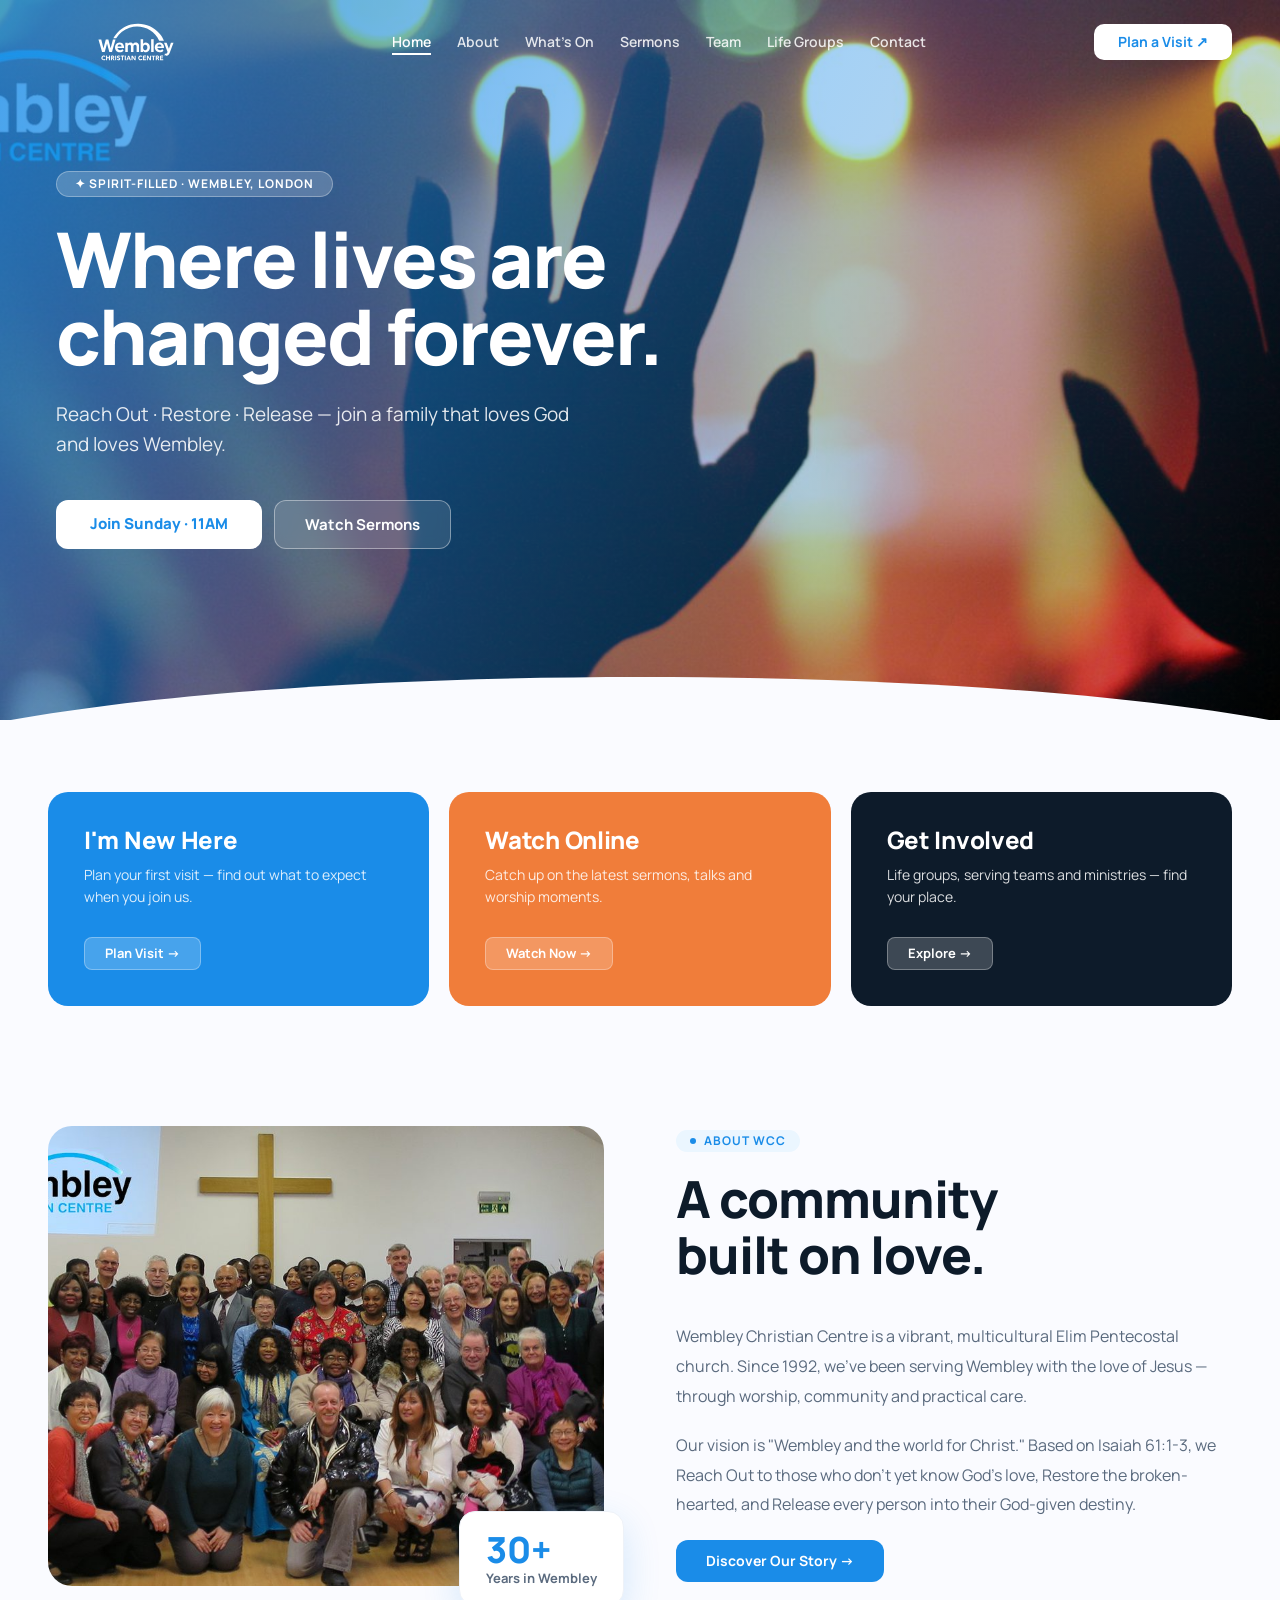
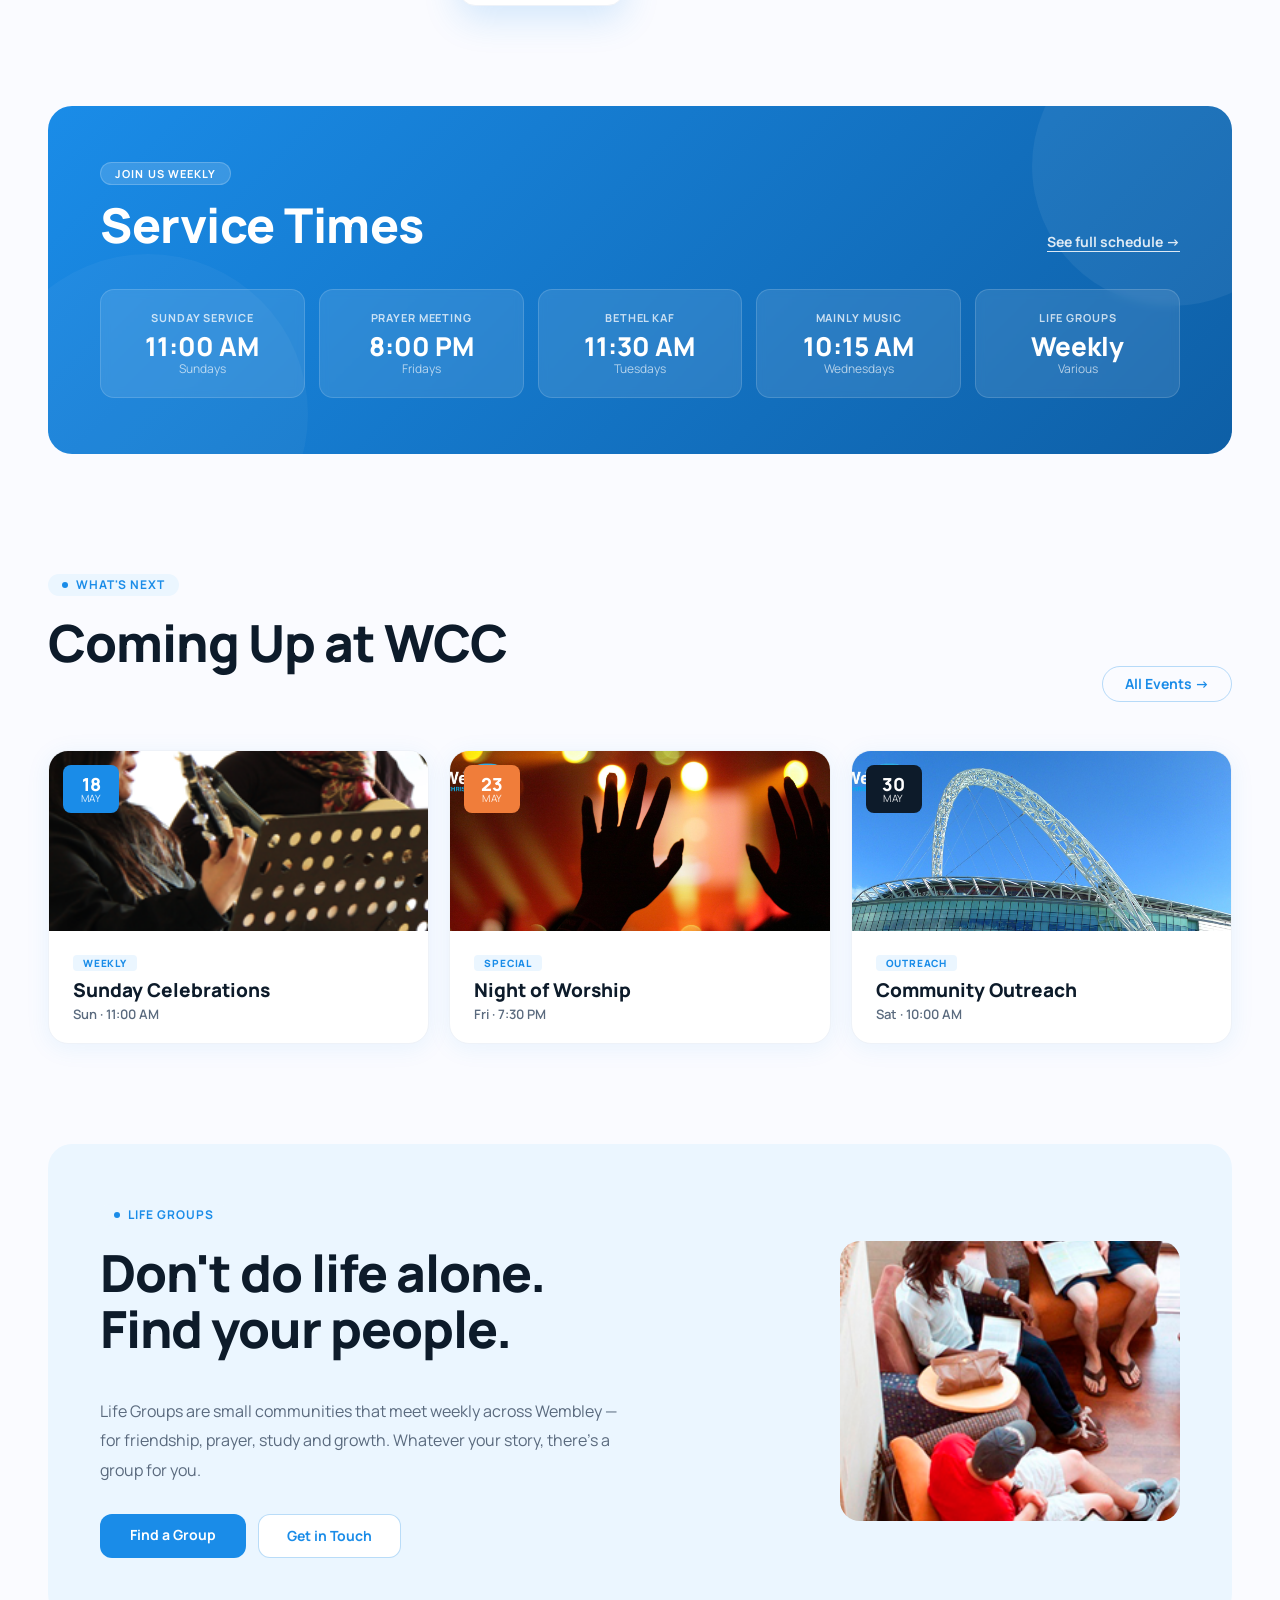
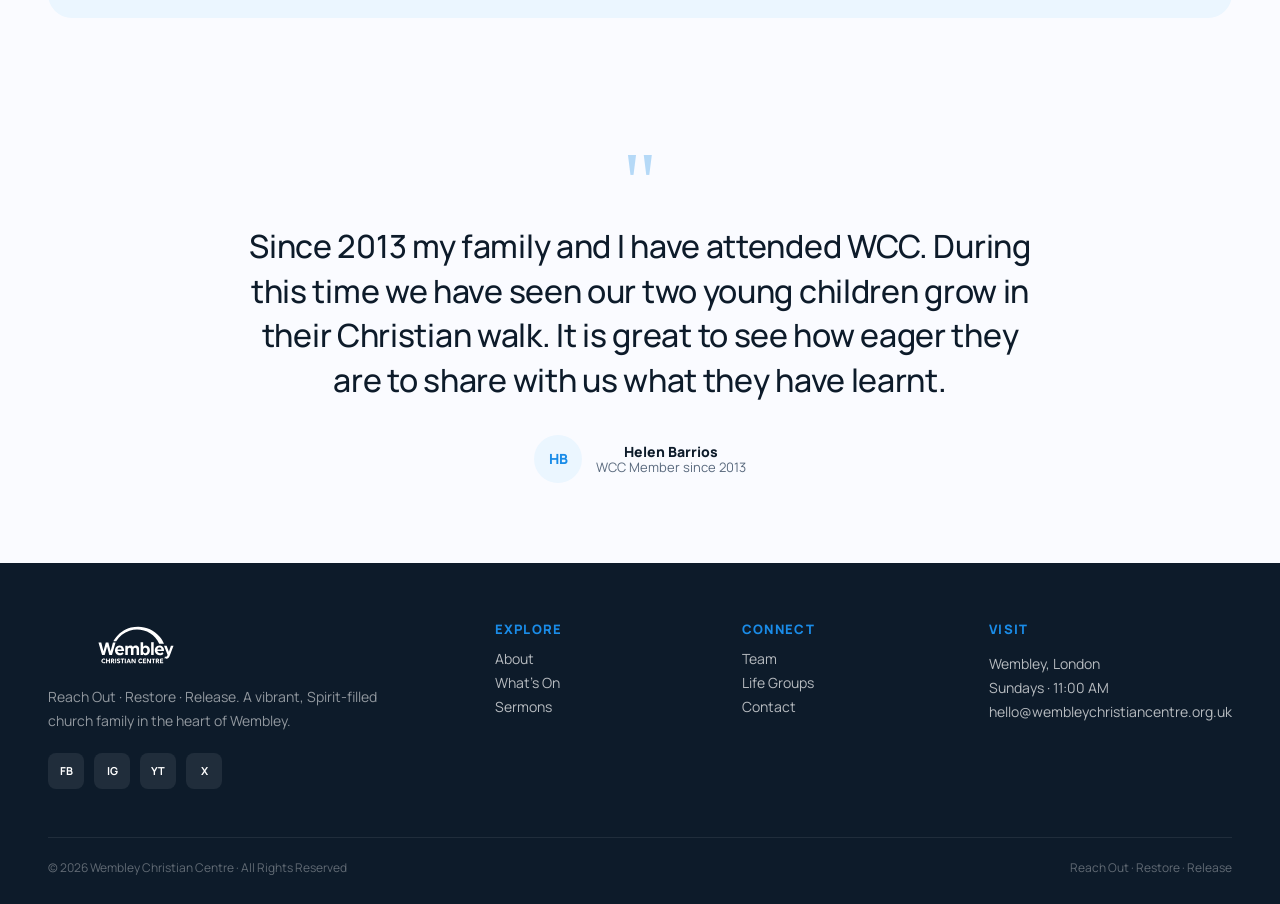
<file: wcc-site/index.html>
<!DOCTYPE html>
<html lang="en">
<head>
  <meta charset="UTF-8">
  <meta name="viewport" content="width=device-width, initial-scale=1.0">
  <title>Wembley Christian Centre — Reach Out · Restore · Release</title>
  <link rel="preconnect" href="https://fonts.googleapis.com">
  <link rel="preconnect" href="https://fonts.gstatic.com" crossorigin>
  <link href="https://fonts.googleapis.com/css2?family=Manrope:wght@300;400;500;600;700;800;900&display=swap" rel="stylesheet">
  <link rel="stylesheet" href="shared.css">
  <style>
    *, *::before, *::after { margin: 0; padding: 0; box-sizing: border-box; }

    :root {
      --blue:      #1A8CE8;
      --blue-dark: #0E5FA6;
      --blue-soft: #EBF6FF;
      --orange:    #F07D3A;
      --dark:      #0D1B2A;
      --muted:     #5A6A7E;
      --bg:        #FAFBFF;
      --font:      'Manrope', sans-serif;
    }

    html { scroll-behavior: smooth; }
    body { background: var(--bg); font-family: var(--font); color: var(--dark); line-height: 1; }
    a { color: inherit; text-decoration: none; }
    img { display: block; width: 100%; }

    /* ── Placeholder image ── */
    .img-placeholder {
      width: 100%;
      background: repeating-linear-gradient(135deg, #b8d4ec 0, #b8d4ec 1px, #e8f0f7 0, #e8f0f7 8px);
      display: flex; align-items: center; justify-content: center;
    }
    .img-placeholder span {
      font-family: monospace; font-size: 11px; color: #5a7a95;
      background: rgba(255,255,255,0.78); padding: 4px 10px; border-radius: 3px;
    }

    /* ─────────────────────────────────
       NAV
    ───────────────────────────────── */
    .nav {
      display: flex; justify-content: space-between; align-items: center;
      padding: 20px 48px;
      position: absolute; top: 0; left: 0; right: 0; z-index: 20;
    }
    .nav--light {
      position: relative;
      background: #fff;
      border-bottom: 1px solid #EEF2F8;
    }
    .nav__logo { display: flex; align-items: center; }
    .nav__links {
      display: flex; gap: 26px; list-style: none; font-size: 14px; font-weight: 600;
    }
    .nav__links a {
      color: rgba(255,255,255,0.85);
      padding-bottom: 2px;
      border-bottom: 2px solid transparent;
    }
    .nav__links a.active {
      color: #fff;
      border-bottom-color: #fff;
    }
    .nav__cta {
      background: #fff; color: var(--blue);
      border-radius: 10px; padding: 11px 24px;
      font-weight: 700; font-size: 14px;
      white-space: nowrap;
    }

    /* ─────────────────────────────────
       HERO
    ───────────────────────────────── */
    .hero {
      position: relative; overflow: hidden; height: 720px;
    }
    .hero__bg {
      position: absolute; inset: 0; height: 100%;
    }
    .hero__overlay {
      position: absolute; inset: 0;
      background: linear-gradient(120deg, rgba(26,140,232,0.82) 0%, rgba(26,140,232,0.4) 50%, rgba(0,0,0,0.15) 100%);
    }
    .hero__content {
      position: absolute; inset: 0;
      display: flex; flex-direction: column; justify-content: center;
      padding: 0 56px; max-width: 740px;
    }
    .hero__badge {
      background: rgba(255,255,255,0.2); backdrop-filter: blur(8px);
      border-radius: 40px; padding: 6px 18px;
      width: fit-content; margin-bottom: 24px;
      border: 1px solid rgba(255,255,255,0.3);
      font-size: 12px; font-weight: 700; color: #fff; letter-spacing: 0.08em;
    }
    .hero__h1 {
      font-size: clamp(48px, 6vw, 84px); font-weight: 900; color: #fff;
      line-height: 1.0; letter-spacing: -2px; margin-bottom: 24px;
    }
    .hero__sub {
      font-size: 19px; color: rgba(255,255,255,0.88); line-height: 1.6;
      margin-bottom: 40px; max-width: 520px;
    }
    .hero__btns { display: flex; gap: 12px; }
    .btn-white {
      background: #fff; color: var(--blue);
      border-radius: 12px; padding: 16px 34px;
      font-family: var(--font); font-weight: 800; font-size: 15px;
      display: inline-block;
    }
    .btn-ghost {
      background: rgba(255,255,255,0.12); color: #fff;
      border: 1.5px solid rgba(255,255,255,0.4);
      border-radius: 12px; padding: 16px 30px;
      font-family: var(--font); font-weight: 700; font-size: 15px;
      backdrop-filter: blur(6px); display: inline-block;
    }

    /* Curve divider */
    .curve-divider {
      position: absolute; bottom: -2px; left: 0; right: 0;
    }
    .curve-divider svg { width: 100%; height: 60px; display: block; }

    /* ─────────────────────────────────
       QUICK LINKS
    ───────────────────────────────── */
    .quick-links {
      padding: 72px 48px 60px; max-width: 1280px; margin: 0 auto;
    }
    .quick-links__grid {
      display: grid; grid-template-columns: repeat(3, 1fr); gap: 20px;
    }
    .quick-card {
      border-radius: 20px; padding: 36px; color: #fff; display: block;
      transition: transform 0.2s;
    }
    .quick-card:hover { transform: translateY(-3px); }
    .quick-card__title { font-size: 24px; font-weight: 800; margin-bottom: 12px; letter-spacing: -0.3px; }
    .quick-card__desc { font-size: 14px; opacity: 0.85; line-height: 1.6; margin-bottom: 28px; }
    .quick-card__btn {
      background: rgba(255,255,255,0.2); color: #fff;
      border: 1px solid rgba(255,255,255,0.3);
      border-radius: 8px; padding: 9px 20px;
      font-weight: 700; font-size: 13px; display: inline-block;
    }

    /* ─────────────────────────────────
       ABOUT
    ───────────────────────────────── */
    .about {
      padding: 60px 48px; max-width: 1280px; margin: 0 auto;
      display: grid; grid-template-columns: 1fr 1fr; gap: 72px; align-items: center;
    }
    .about__img-wrap { position: relative; }
    .about__img-wrap .img-placeholder { border-radius: 24px; height: 460px; }
    .about__stat {
      position: absolute; bottom: -20px; right: -20px;
      background: #fff; border-radius: 16px; padding: 20px 26px;
      box-shadow: 0 12px 36px rgba(26,140,232,0.18);
      border: 1px solid #EEF2F8;
    }
    .about__stat-num { font-size: 36px; font-weight: 900; color: var(--blue); line-height: 1; }
    .about__stat-label { font-size: 13px; color: var(--muted); font-weight: 700; margin-top: 4px; }
    .about__body { font-size: 16px; color: var(--muted); line-height: 1.85; margin-bottom: 20px; }
    .btn-blue {
      background: var(--blue); color: #fff;
      border-radius: 12px; padding: 14px 30px;
      font-family: var(--font); font-weight: 700; font-size: 14px;
      display: inline-block;
    }

    /* ─────────────────────────────────
       SERVICE TIMES
    ───────────────────────────────── */
    .service-times { padding: 60px 48px; max-width: 1280px; margin: 0 auto; }
    .service-times__card {
      background: linear-gradient(135deg, var(--blue) 0%, var(--blue-dark) 100%);
      border-radius: 24px; padding: 56px 52px; color: #fff;
      position: relative; overflow: hidden;
    }
    .service-times__card::before {
      content: ''; position: absolute; top: -80px; right: -80px;
      width: 280px; height: 280px; border-radius: 50%;
      background: rgba(255,255,255,0.06);
    }
    .service-times__card::after {
      content: ''; position: absolute; bottom: -120px; left: -60px;
      width: 320px; height: 320px; border-radius: 50%;
      background: rgba(255,255,255,0.04);
    }
    .service-times__inner { position: relative; }
    .service-times__header {
      display: flex; justify-content: space-between; align-items: flex-end; margin-bottom: 40px;
    }
    .service-times__kicker {
      display: inline-flex; align-items: center; gap: 8px;
      background: rgba(255,255,255,0.15); border-radius: 40px; padding: 5px 14px;
      margin-bottom: 16px; border: 1px solid rgba(255,255,255,0.2);
      font-size: 11px; font-weight: 700; letter-spacing: 0.1em; text-transform: uppercase;
    }
    .service-times__h2 {
      font-size: clamp(32px, 4vw, 48px); font-weight: 800; letter-spacing: -0.5px;
    }
    .service-times__see-all {
      font-size: 14px; font-weight: 700; color: #fff;
      text-decoration: underline; text-underline-offset: 4px; opacity: 0.85;
    }
    .service-times__grid {
      display: grid; grid-template-columns: repeat(5, 1fr); gap: 14px;
    }
    .service-card {
      background: rgba(255,255,255,0.1); border-radius: 14px; padding: 22px 16px;
      text-align: center; border: 1px solid rgba(255,255,255,0.15);
      backdrop-filter: blur(4px);
    }
    .service-card__label {
      font-size: 11px; font-weight: 700; opacity: 0.75;
      text-transform: uppercase; letter-spacing: 0.08em; margin-bottom: 10px;
    }
    .service-card__time { font-size: 26px; font-weight: 900; line-height: 1; margin-bottom: 4px; }
    .service-card__day { font-size: 12px; opacity: 0.65; }

    /* ─────────────────────────────────
       EVENTS PREVIEW
    ───────────────────────────────── */
    .events-preview { padding: 60px 48px 40px; max-width: 1280px; margin: 0 auto; }
    .section-header {
      display: flex; justify-content: space-between; align-items: flex-end; margin-bottom: 40px;
    }
    .section-header__link {
      font-size: 14px; font-weight: 700; color: var(--blue);
      padding: 10px 22px;
      border: 1.5px solid rgba(26,140,232,0.3); border-radius: 50px;
      margin-bottom: 8px;
    }
    .events-grid { display: grid; grid-template-columns: repeat(3, 1fr); gap: 20px; }
    .event-card {
      background: #fff; border-radius: 20px; overflow: hidden;
      box-shadow: 0 4px 24px rgba(26,140,232,0.08);
      border: 1px solid #EEF2F8;
    }
    .event-card__img { position: relative; height: 180px; }
    .event-card__img .img-placeholder {
      position: absolute; inset: 0; height: 100%;
      background: repeating-linear-gradient(135deg, #c4dbef 0, #c4dbef 1px, #e8f0f7 0, #e8f0f7 8px);
    }
    .event-card__date-badge {
      position: absolute; top: 14px; left: 14px;
      color: #fff; border-radius: 8px; padding: 10px 12px;
      text-align: center; min-width: 56px;
    }
    .event-card__date-num { font-size: 18px; font-weight: 900; line-height: 1; }
    .event-card__date-mon { font-size: 10px; opacity: 0.85; text-transform: uppercase; letter-spacing: 0.05em; }
    .event-card__body { padding: 22px 24px; }
    .event-card__tag {
      display: inline-block; background: var(--blue-soft); color: var(--blue);
      font-size: 10px; font-weight: 800; padding: 3px 10px; border-radius: 4px;
      margin-bottom: 10px; text-transform: uppercase; letter-spacing: 0.08em;
    }
    .event-card__title { font-size: 19px; font-weight: 800; color: var(--dark); margin-bottom: 8px; }
    .event-card__time { font-size: 13px; color: var(--muted); font-weight: 600; }

    /* ─────────────────────────────────
       LIFE GROUPS CTA
    ───────────────────────────────── */
    .life-groups { padding: 60px 48px; max-width: 1280px; margin: 0 auto; }
    .life-groups__card {
      background: var(--blue-soft); border-radius: 24px; padding: 60px 52px;
      display: grid; grid-template-columns: 2fr 1fr; gap: 60px; align-items: center;
    }
    .life-groups__body { font-size: 16px; color: var(--muted); line-height: 1.85; margin-bottom: 28px; max-width: 540px; }
    .life-groups__btns { display: flex; gap: 12px; }
    .btn-outline {
      background: #fff; color: var(--blue);
      border: 1.5px solid rgba(26,140,232,0.3);
      border-radius: 12px; padding: 14px 28px;
      font-family: var(--font); font-weight: 700; font-size: 14px;
      display: inline-block;
    }
    .life-groups__img-wrap { position: relative; height: 280px; }
    .life-groups__img-wrap .img-placeholder { border-radius: 20px; height: 100%; }

    /* ─────────────────────────────────
       TESTIMONIAL
    ───────────────────────────────── */
    .testimonial {
      padding: 80px 48px; text-align: center; max-width: 880px; margin: 0 auto;
    }
    .testimonial__mark {
      font-size: 84px; color: var(--blue); line-height: 0.6; margin-bottom: 16px;
      font-family: Georgia, serif; opacity: 0.3;
    }
    .testimonial__quote {
      font-size: clamp(22px, 3vw, 32px); font-weight: 500; color: var(--dark);
      line-height: 1.4; letter-spacing: -0.3px; margin-bottom: 32px;
    }
    .testimonial__attr {
      display: flex; align-items: center; justify-content: center; gap: 14px;
    }
    .testimonial__avatar {
      width: 48px; height: 48px; border-radius: 50%;
      background: var(--blue-soft);
      display: flex; align-items: center; justify-content: center;
      font-weight: 800; color: var(--blue); font-size: 14px; flex-shrink: 0;
    }
    .testimonial__name { font-size: 14px; font-weight: 800; color: var(--dark); }
    .testimonial__role { font-size: 13px; color: var(--muted); margin-top: 2px; }

    /* ─────────────────────────────────
       SECTION HEAD
    ───────────────────────────────── */
    .section-head { margin-bottom: 40px; }
    .section-head--center { text-align: center; }
    .section-head__kicker {
      display: inline-flex; align-items: center; gap: 8px;
      background: var(--blue-soft); border-radius: 40px; padding: 5px 14px;
      margin-bottom: 18px;
    }
    .section-head__kicker-dot {
      width: 6px; height: 6px; border-radius: 50%; background: var(--blue);
    }
    .section-head__kicker-text {
      font-size: 12px; font-weight: 700; color: var(--blue);
      letter-spacing: 0.08em; text-transform: uppercase;
    }
    .section-head__h2 {
      font-size: clamp(32px, 4vw, 52px); font-weight: 800;
      line-height: 1.1; letter-spacing: -1px; color: var(--dark);
    }

    /* ─────────────────────────────────
       FOOTER
    ───────────────────────────────── */
    .footer {
      background: var(--dark); color: #fff;
      padding: 60px 48px 30px;
    }
    .footer__grid {
      display: grid; grid-template-columns: 2fr 1fr 1fr 1fr; gap: 48px;
      margin-bottom: 48px;
    }
    .footer__logo { display: flex; align-items: center; gap: 10px; margin-bottom: 18px; }
    .footer__brand { font-size: 18px; font-weight: 800; }
    .footer__tagline {
      font-size: 14px; color: rgba(255,255,255,0.55); line-height: 1.7;
      max-width: 360px; margin-bottom: 20px;
    }
    .footer__socials { display: flex; gap: 10px; }
    .footer__social {
      width: 36px; height: 36px; border-radius: 8px;
      background: rgba(255,255,255,0.08);
      display: flex; align-items: center; justify-content: center;
      font-size: 11px; font-weight: 700; cursor: pointer;
      color: #fff;
    }
    .footer__col-title {
      font-size: 13px; font-weight: 800; letter-spacing: 0.1em;
      text-transform: uppercase; color: var(--blue); margin-bottom: 16px;
    }
    .footer__col-link {
      display: block; font-size: 14px; color: rgba(255,255,255,0.7);
      margin-bottom: 10px;
    }
    .footer__col-link:hover { color: #fff; }
    .footer__address { font-size: 14px; color: rgba(255,255,255,0.7); line-height: 1.7; }
    .footer__bottom {
      border-top: 1px solid rgba(255,255,255,0.08); padding-top: 24px;
      display: flex; justify-content: space-between; align-items: center;
    }
    .footer__copy { font-size: 12px; color: rgba(255,255,255,0.35); }

    /* ─────────────────────────────────
       RESPONSIVE
    ───────────────────────────────── */
    @media (max-width: 1024px) {
      .about { grid-template-columns: 1fr; gap: 60px; }
      .service-times__grid { grid-template-columns: repeat(3, 1fr); }
      .footer__grid { grid-template-columns: 1fr 1fr; gap: 32px; }
    }

    @media (max-width: 768px) {
      .nav { padding: 16px 24px; }
      .nav__links, .nav__cta { display: none; }
      .hero { height: 580px; }
      .hero__content { padding: 0 24px; }
      .hero__h1 { letter-spacing: -1px; }
      .quick-links { padding: 48px 24px; }
      .quick-links__grid { grid-template-columns: 1fr; }
      .about { padding: 48px 24px; }
      .about__stat { right: 0; }
      .service-times { padding: 48px 24px; }
      .service-times__card { padding: 36px 28px; }
      .service-times__grid { grid-template-columns: repeat(2, 1fr); }
      .service-times__header { flex-direction: column; align-items: flex-start; gap: 16px; }
      .events-preview { padding: 48px 24px; }
      .events-grid { grid-template-columns: 1fr; }
      .section-header { flex-direction: column; align-items: flex-start; gap: 16px; }
      .life-groups { padding: 48px 24px; }
      .life-groups__card { grid-template-columns: 1fr; padding: 36px 28px; gap: 32px; }
      .testimonial { padding: 60px 24px; }
      .footer { padding: 48px 24px 24px; }
      .footer__grid { grid-template-columns: 1fr; gap: 28px; }
      .footer__bottom { flex-direction: column; gap: 8px; text-align: center; }
    }
  </style>
</head>
<body>

<!-- ═══════════════════════════════════════
     HERO
════════════════════════════════════════ -->
<section class="hero">
  <div class="hero__bg" style="background:url('images/reach-out.jpg') center/cover no-repeat;"></div>
  <!-- gradient overlay -->
  <div class="hero__overlay"></div>

  <!-- NAV -->
  <nav class="nav">
    <a href="index.html" class="nav__logo">
      <img class="nav__logo-img" src="images/wembleylogo.svg" alt="Wembley Christian Centre">
    </a>
    <ul class="nav__links">
      <li><a href="index.html" class="active">Home</a></li>
      <li><a href="about.html">About</a></li>
      <li><a href="services.html">What's On</a></li>
      <li><a href="sermons.html">Sermons</a></li>
      <li><a href="team.html">Team</a></li>
      <li><a href="life-groups.html">Life Groups</a></li>
      <li><a href="contact.html">Contact</a></li>
    </ul>
    <a href="services.html" class="nav__cta">Plan a Visit ↗</a>
    <button class="nav__hamburger" id="navToggle" aria-label="Open menu">
      <span></span><span></span><span></span>
    </button>
  </nav>

  <!-- Hero copy -->
  <div class="hero__content">
    <div class="hero__badge">✦ SPIRIT-FILLED · WEMBLEY, LONDON</div>
    <h1 class="hero__h1">Where lives are<br>changed forever.</h1>
    <p class="hero__sub">Reach Out · Restore · Release — join a family that loves God and loves Wembley.</p>
    <div class="hero__btns">
      <a href="services.html" class="btn-white">Join Sunday · 11AM</a>
      <a href="sermons.html" class="btn-ghost">Watch Sermons</a>
    </div>
  </div>

  <!-- Curve divider -->
  <div class="curve-divider">
    <svg viewBox="0 0 1280 60" preserveAspectRatio="none">
      <path d="M0,60 C320,0 960,0 1280,60 L1280,60 L0,60Z" fill="#FAFBFF"/>
    </svg>
  </div>
</section>

<!-- ═══════════════════════════════════════
     QUICK LINKS
════════════════════════════════════════ -->
<section class="quick-links">
  <div class="quick-links__grid">

    <a href="services.html" class="quick-card" style="background: #1A8CE8;">
      <div class="quick-card__title">I'm New Here</div>
      <div class="quick-card__desc">Plan your first visit — find out what to expect when you join us.</div>
      <span class="quick-card__btn">Plan Visit →</span>
    </a>

    <a href="sermons.html" class="quick-card" style="background: #F07D3A;">
      <div class="quick-card__title">Watch Online</div>
      <div class="quick-card__desc">Catch up on the latest sermons, talks and worship moments.</div>
      <span class="quick-card__btn">Watch Now →</span>
    </a>

    <a href="life-groups.html" class="quick-card" style="background: #0D1B2A;">
      <div class="quick-card__title">Get Involved</div>
      <div class="quick-card__desc">Life groups, serving teams and ministries — find your place.</div>
      <span class="quick-card__btn">Explore →</span>
    </a>

  </div>
</section>

<!-- ═══════════════════════════════════════
     ABOUT
════════════════════════════════════════ -->
<section class="about">
  <div class="about__img-wrap">
    <img src="images/jf.jpg" style="height:460px;border-radius:24px;width:100%;object-fit:cover;display:block;" alt="WCC congregation">
    <div class="about__stat">
      <div class="about__stat-num">30+</div>
      <div class="about__stat-label">Years in Wembley</div>
    </div>
  </div>

  <div>
    <div class="section-head">
      <div class="section-head__kicker">
        <div class="section-head__kicker-dot"></div>
        <span class="section-head__kicker-text">About WCC</span>
      </div>
      <h2 class="section-head__h2">A community<br>built on love.</h2>
    </div>
    <p class="about__body">
      Wembley Christian Centre is a vibrant, multicultural Elim Pentecostal church. Since 1992, we've been serving Wembley with the love of Jesus — through worship, community and practical care.
    </p>
    <p class="about__body">
      Our vision is "Wembley and the world for Christ." Based on Isaiah 61:1-3, we Reach Out to those who don't yet know God's love, Restore the broken-hearted, and Release every person into their God-given destiny.
    </p>
    <a href="about.html" class="btn-blue">Discover Our Story →</a>
  </div>
</section>

<!-- ═══════════════════════════════════════
     SERVICE TIMES
════════════════════════════════════════ -->
<section class="service-times">
  <div class="service-times__card">
    <div class="service-times__inner">
      <div class="service-times__header">
        <div>
          <div class="service-times__kicker">Join Us Weekly</div>
          <h2 class="service-times__h2">Service Times</h2>
        </div>
        <a href="services.html" class="service-times__see-all">See full schedule →</a>
      </div>
      <div class="service-times__grid">

        <div class="service-card">
          <div class="service-card__label">Sunday Service</div>
          <div class="service-card__time">11:00 AM</div>
          <div class="service-card__day">Sundays</div>
        </div>

        <div class="service-card">
          <div class="service-card__label">Prayer Meeting</div>
          <div class="service-card__time">8:00 PM</div>
          <div class="service-card__day">Fridays</div>
        </div>

        <div class="service-card">
          <div class="service-card__label">Bethel Kaf</div>
          <div class="service-card__time">11:30 AM</div>
          <div class="service-card__day">Tuesdays</div>
        </div>

        <div class="service-card">
          <div class="service-card__label">Mainly Music</div>
          <div class="service-card__time">10:15 AM</div>
          <div class="service-card__day">Wednesdays</div>
        </div>

        <div class="service-card">
          <div class="service-card__label">Life Groups</div>
          <div class="service-card__time">Weekly</div>
          <div class="service-card__day">Various</div>
        </div>

      </div>
    </div>
  </div>
</section>

<!-- ═══════════════════════════════════════
     EVENTS PREVIEW
════════════════════════════════════════ -->
<section class="events-preview">
  <div class="section-header">
    <div class="section-head">
      <div class="section-head__kicker">
        <div class="section-head__kicker-dot"></div>
        <span class="section-head__kicker-text">What's Next</span>
      </div>
      <h2 class="section-head__h2">Coming Up at WCC</h2>
    </div>
    <a href="events.html" class="section-header__link">All Events →</a>
  </div>

  <div class="events-grid">

    <div class="event-card">
      <div class="event-card__img">
        <div style="position:absolute;inset:0;background:url('images/sundayservices.png') center/cover no-repeat;"></div>
        <div class="event-card__date-badge" style="background:#1A8CE8;">
          <div class="event-card__date-num">18</div>
          <div class="event-card__date-mon">May</div>
        </div>
      </div>
      <div class="event-card__body">
        <span class="event-card__tag">Weekly</span>
        <div class="event-card__title">Sunday Celebrations</div>
        <div class="event-card__time">Sun · 11:00 AM</div>
      </div>
    </div>

    <div class="event-card">
      <div class="event-card__img">
        <div style="position:absolute;inset:0;background:url('images/reach-out.jpg') center/cover no-repeat;"></div>
        <div class="event-card__date-badge" style="background:#F07D3A;">
          <div class="event-card__date-num">23</div>
          <div class="event-card__date-mon">May</div>
        </div>
      </div>
      <div class="event-card__body">
        <span class="event-card__tag">Special</span>
        <div class="event-card__title">Night of Worship</div>
        <div class="event-card__time">Fri · 7:30 PM</div>
      </div>
    </div>

    <div class="event-card">
      <div class="event-card__img">
        <div style="position:absolute;inset:0;background:url('images/wembley11.jpg') center/cover no-repeat;"></div>
        <div class="event-card__date-badge" style="background:#0D1B2A;">
          <div class="event-card__date-num">30</div>
          <div class="event-card__date-mon">May</div>
        </div>
      </div>
      <div class="event-card__body">
        <span class="event-card__tag">Outreach</span>
        <div class="event-card__title">Community Outreach</div>
        <div class="event-card__time">Sat · 10:00 AM</div>
      </div>
    </div>

  </div>
</section>

<!-- ═══════════════════════════════════════
     LIFE GROUPS CTA
════════════════════════════════════════ -->
<section class="life-groups">
  <div class="life-groups__card">
    <div>
      <div class="section-head">
        <div class="section-head__kicker">
          <div class="section-head__kicker-dot"></div>
          <span class="section-head__kicker-text">Life Groups</span>
        </div>
        <h2 class="section-head__h2">Don't do life alone.<br>Find your people.</h2>
      </div>
      <p class="life-groups__body">
        Life Groups are small communities that meet weekly across Wembley — for friendship, prayer, study and growth. Whatever your story, there's a group for you.
      </p>
      <div class="life-groups__btns">
        <a href="life-groups.html" class="btn-blue">Find a Group</a>
        <a href="contact.html" class="btn-outline">Get in Touch</a>
      </div>
    </div>
    <div class="life-groups__img-wrap">
      <div style="height:100%;border-radius:20px;background:url('images/life-groups.png') center/cover no-repeat;"></div>
    </div>
  </div>
</section>

<!-- ═══════════════════════════════════════
     TESTIMONIAL
════════════════════════════════════════ -->
<section class="testimonial">
  <div class="testimonial__mark">"</div>
  <p class="testimonial__quote">
    Since 2013 my family and I have attended WCC. During this time we have seen our two young children grow in their Christian walk. It is great to see how eager they are to share with us what they have learnt.
  </p>
  <div class="testimonial__attr">
    <div class="testimonial__avatar">HB</div>
    <div>
      <div class="testimonial__name">Helen Barrios</div>
      <div class="testimonial__role">WCC Member since 2013</div>
    </div>
  </div>
</section>

<!-- ═══════════════════════════════════════
     FOOTER
════════════════════════════════════════ -->
<footer class="footer">
  <div class="footer__grid">

    <div>
      <div class="footer__logo">
        <img class="nav__logo-img" src="images/wembleylogo.svg" alt="Wembley Christian Centre">
      </div>
      <p class="footer__tagline">
        Reach Out · Restore · Release. A vibrant, Spirit-filled church family in the heart of Wembley.
      </p>
      <div class="footer__socials">
        <a href="#" class="footer__social">FB</a>
        <a href="#" class="footer__social">IG</a>
        <a href="#" class="footer__social">YT</a>
        <a href="#" class="footer__social">X</a>
      </div>
    </div>

    <div>
      <div class="footer__col-title">Explore</div>
      <a href="about.html" class="footer__col-link">About</a>
      <a href="services.html" class="footer__col-link">What's On</a>
      <a href="sermons.html" class="footer__col-link">Sermons</a>
    </div>

    <div>
      <div class="footer__col-title">Connect</div>
      <a href="team.html" class="footer__col-link">Team</a>
      <a href="life-groups.html" class="footer__col-link">Life Groups</a>
      <a href="contact.html" class="footer__col-link">Contact</a>
    </div>

    <div>
      <div class="footer__col-title">Visit</div>
      <div class="footer__address">
        Wembley, London<br>
        Sundays · 11:00 AM<br>
        hello@wembleychristiancentre.org.uk
      </div>
    </div>

  </div>

  <div class="footer__bottom">
    <div class="footer__copy">© 2026 Wembley Christian Centre · All Rights Reserved</div>
    <div class="footer__copy">Reach Out · Restore · Release</div>
  </div>
</footer>


<!-- Mobile Menu -->
<div class="mobile-menu" id="mobileMenu">
  <div class="mobile-menu__inner">
    <div class="mobile-menu__header">
      <a href="index.html">
        <img class="mobile-menu__logo" src="images/wembleylogo.svg" alt="Wembley Christian Centre">
      </a>
      <button class="mobile-menu__close" id="navClose" aria-label="Close menu">
        <svg width="24" height="24" viewBox="0 0 24 24" fill="none" stroke="currentColor" stroke-width="2.5" stroke-linecap="round" stroke-linejoin="round"><line x1="18" y1="6" x2="6" y2="18"/><line x1="6" y1="6" x2="18" y2="18"/></svg>
      </button>
    </div>
    <ul class="mobile-menu__links">
      <li><a href="index.html" class="active">Home</a></li>
      <li><a href="about.html">About</a></li>
      <li><a href="services.html">What's On</a></li>
      <li><a href="sermons.html">Sermons</a></li>
      <li><a href="team.html">Team</a></li>
      <li><a href="life-groups.html">Life Groups</a></li>
      <li><a href="contact.html">Contact</a></li>
    </ul>
    <a href="services.html" class="btn-blue mobile-menu__cta">Plan a Visit ↗</a>
  </div>
</div>
<script>
  (function() {
    var toggle = document.getElementById('navToggle');
    var close  = document.getElementById('navClose');
    var menu   = document.getElementById('mobileMenu');
    toggle.addEventListener('click', function() { menu.classList.add('is-open'); document.body.style.overflow = 'hidden'; });
    close.addEventListener('click',  function() { menu.classList.remove('is-open'); document.body.style.overflow = ''; });
  })();
</script>
</body>
</html>
</file>
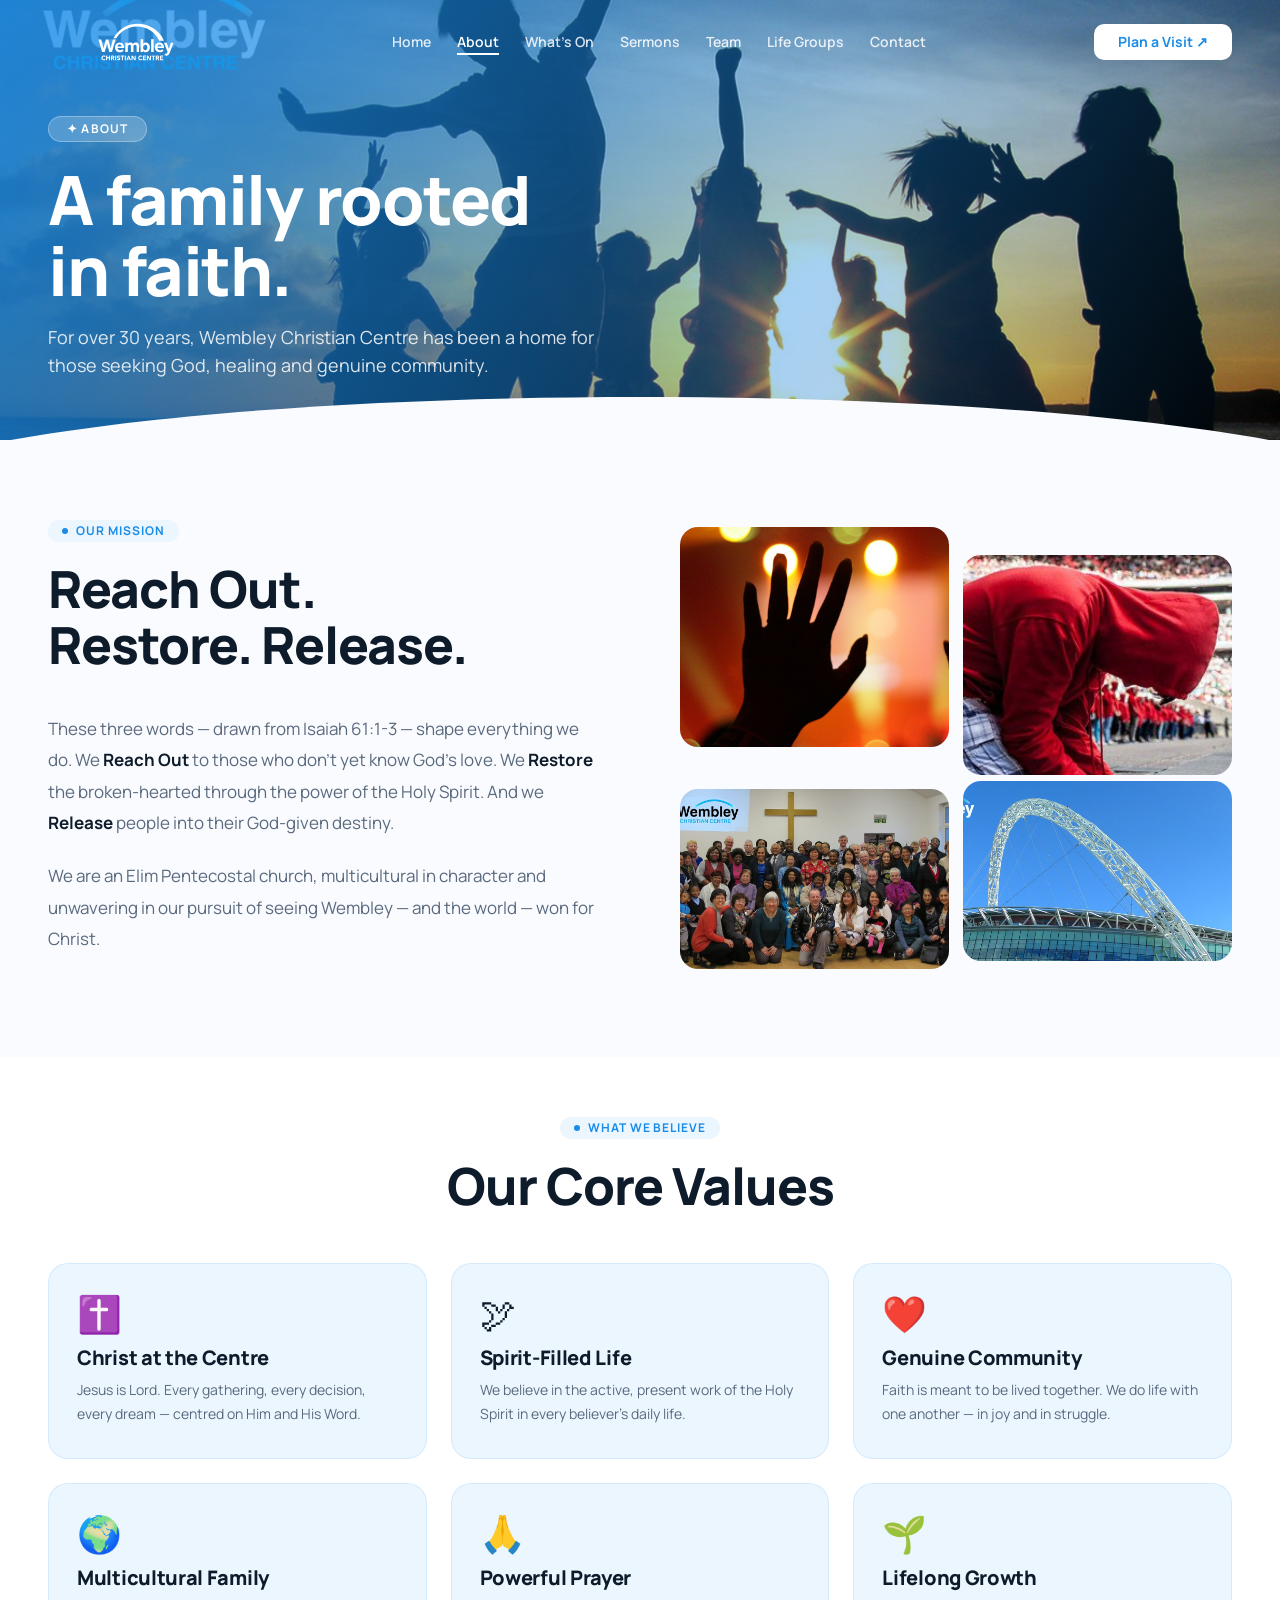
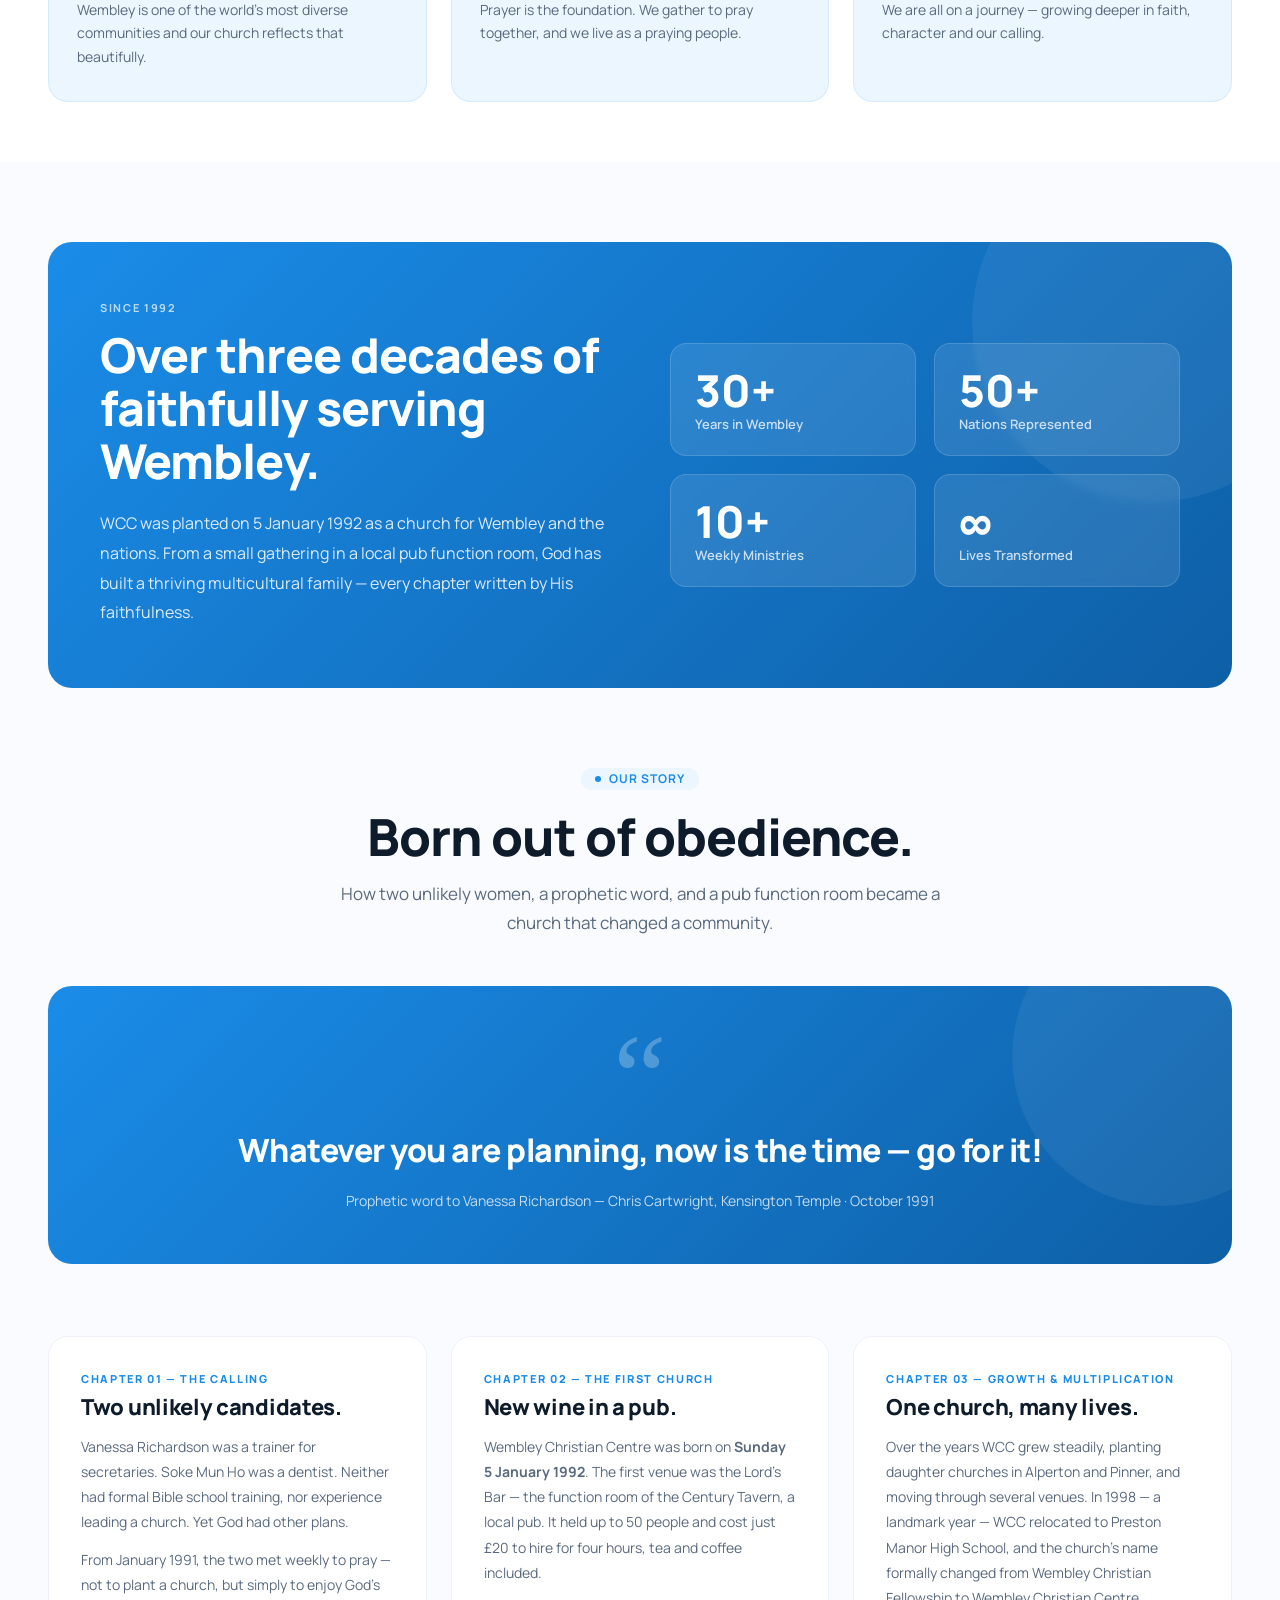
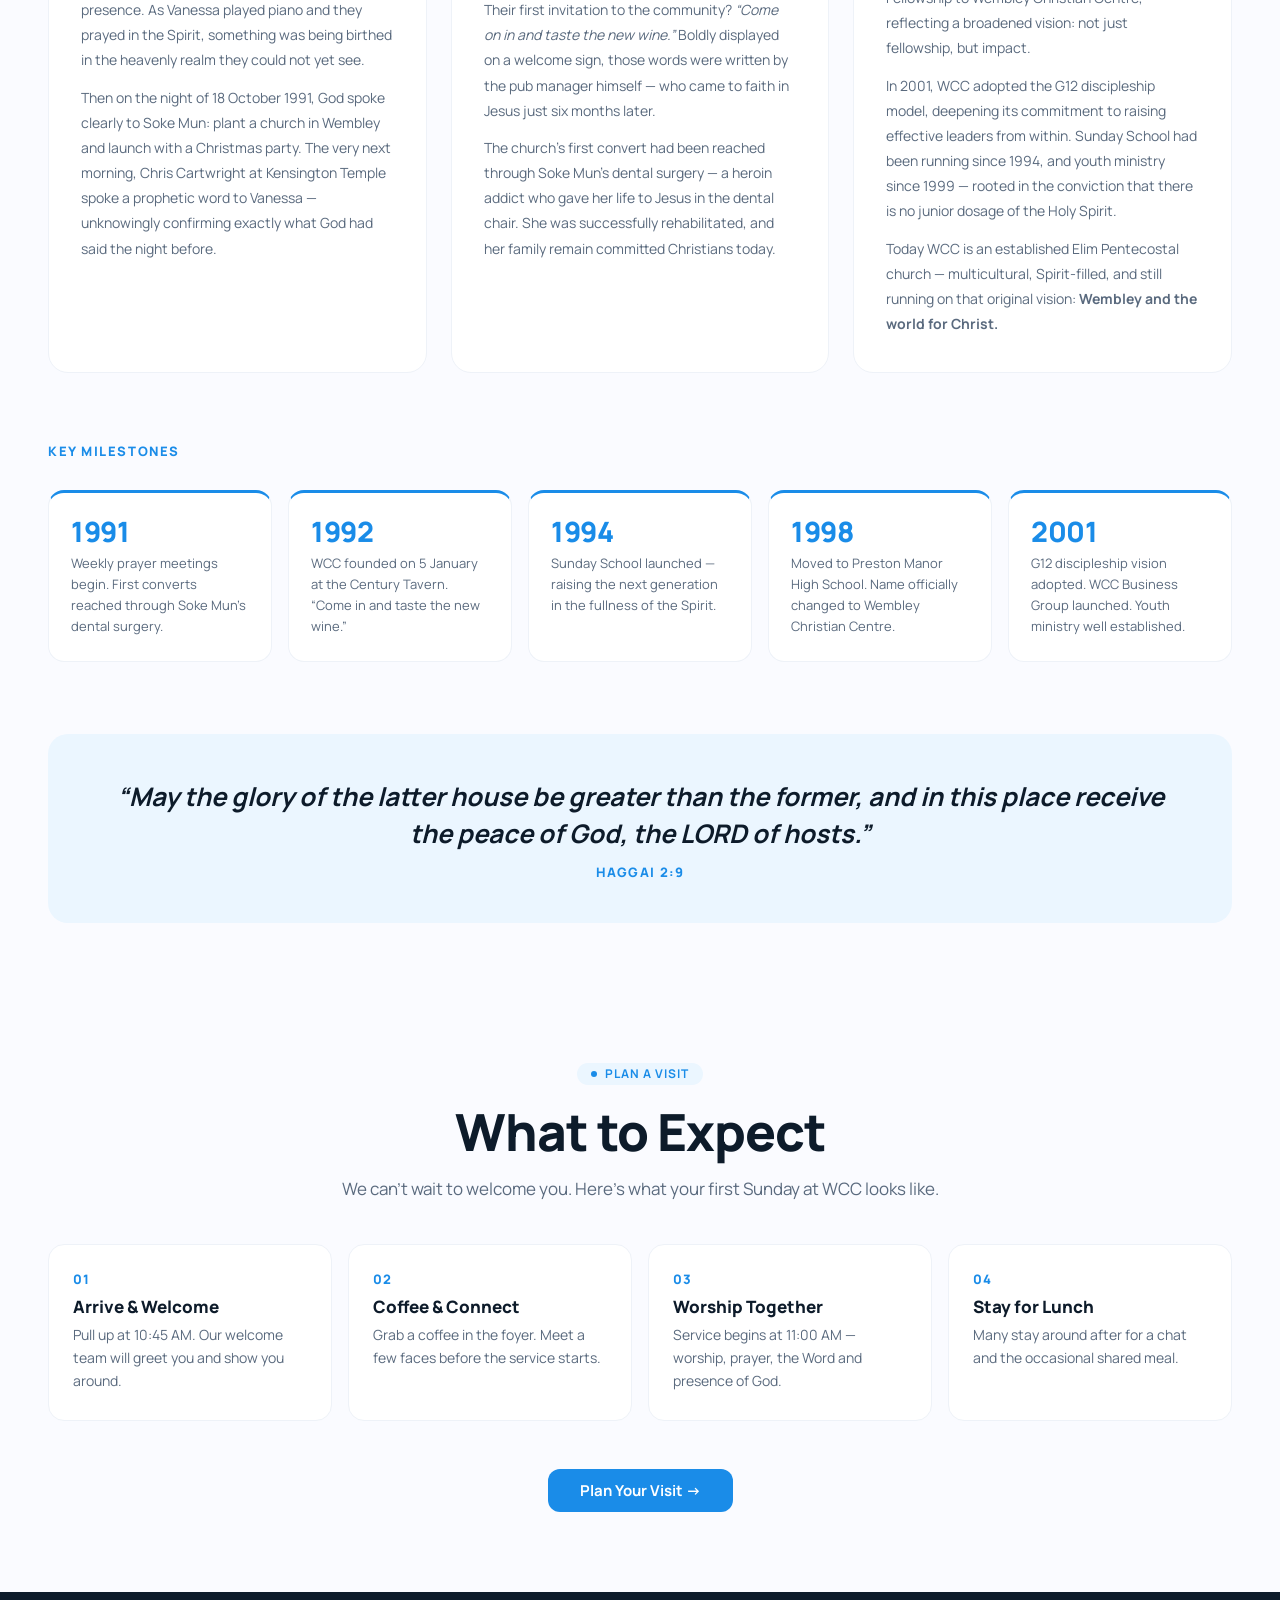
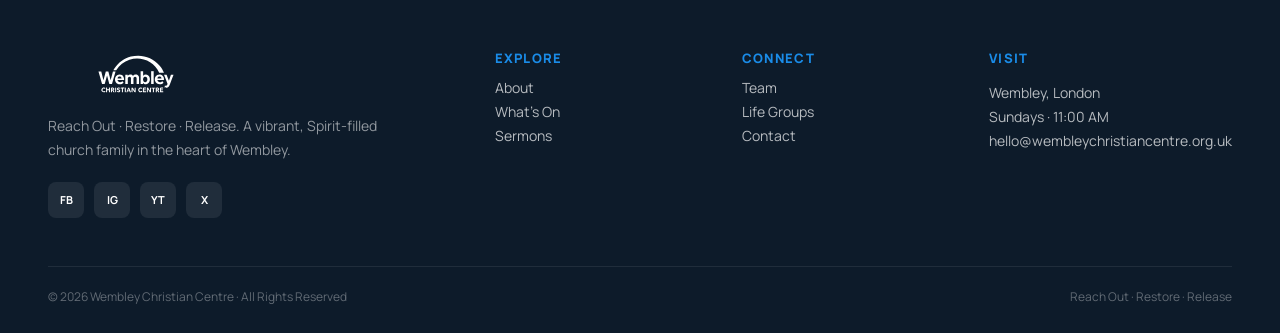
<file: wcc-site/about.html>
<!DOCTYPE html>
<html lang="en">
<head>
  <meta charset="UTF-8">
  <meta name="viewport" content="width=device-width, initial-scale=1.0">
  <title>About — Wembley Christian Centre</title>
  <link rel="preconnect" href="https://fonts.googleapis.com">
  <link rel="preconnect" href="https://fonts.gstatic.com" crossorigin>
  <link href="https://fonts.googleapis.com/css2?family=Manrope:wght@300;400;500;600;700;800;900&display=swap" rel="stylesheet">
  <link rel="stylesheet" href="shared.css">
  <style>
    /* Mission */
    .mission { padding: 80px 48px; max-width: 1280px; margin: 0 auto; display: grid; grid-template-columns: 1fr 1fr; gap: 80px; align-items: center; }
    .mission__body { font-size: 17px; color: var(--muted); line-height: 1.85; margin-bottom: 22px; }
    .mission__body strong { color: var(--dark); }
    .mission__photos { display: grid; grid-template-columns: 1fr 1fr; gap: 14px; }

    /* Values */
    .values { padding: 60px 48px; background: #fff; }
    .values__inner { max-width: 1280px; margin: 0 auto; }
    .values__grid { display: grid; grid-template-columns: repeat(3, 1fr); gap: 24px; margin-top: 50px; }
    .value-card { background: var(--blue-soft); border-radius: 20px; padding: 32px 28px; border: 1px solid rgba(26,140,232,0.1); }
    .value-card__icon { font-size: 36px; margin-bottom: 16px; }
    .value-card__title { font-size: 20px; font-weight: 800; color: var(--dark); margin-bottom: 10px; letter-spacing: -0.3px; }
    .value-card__desc { font-size: 14px; color: var(--muted); line-height: 1.7; }

    /* Stats */
    .stats { padding: 80px 48px; max-width: 1280px; margin: 0 auto; }
    .stats__card {
      background: linear-gradient(135deg, var(--blue) 0%, var(--blue-dark) 100%);
      border-radius: 24px; padding: 60px 52px; color: #fff; position: relative; overflow: hidden;
    }
    .stats__card::before {
      content: ''; position: absolute; top: -100px; right: -100px;
      width: 360px; height: 360px; border-radius: 50%; background: rgba(255,255,255,0.06);
    }
    .stats__inner { position: relative; display: grid; grid-template-columns: 1fr 1fr; gap: 60px; align-items: center; }
    .stats__since { font-size: 11px; font-weight: 700; letter-spacing: 0.15em; text-transform: uppercase; opacity: 0.7; margin-bottom: 16px; }
    .stats__h2 { font-size: clamp(32px, 4vw, 48px); font-weight: 800; line-height: 1.1; letter-spacing: -1px; margin-bottom: 22px; }
    .stats__body { font-size: 16px; opacity: 0.85; line-height: 1.85; }
    .stats__grid { display: grid; grid-template-columns: 1fr 1fr; gap: 18px; }
    .stat-box { background: rgba(255,255,255,0.1); border-radius: 16px; padding: 24px; border: 1px solid rgba(255,255,255,0.15); backdrop-filter: blur(4px); }
    .stat-box__num { font-size: 44px; font-weight: 900; line-height: 1; margin-bottom: 6px; }
    .stat-box__label { font-size: 13px; opacity: 0.75; font-weight: 600; }

    /* What to Expect */
    .expect { padding: 60px 48px 80px; max-width: 1280px; margin: 0 auto; }
    .expect__grid { display: grid; grid-template-columns: repeat(4, 1fr); gap: 16px; margin-top: 40px; }
    .expect-card { background: #fff; border-radius: 16px; padding: 28px 24px; border: 1px solid #EEF2F8; }
    .expect-card__step { font-size: 13px; font-weight: 800; color: var(--blue); letter-spacing: 0.1em; margin-bottom: 12px; }
    .expect-card__title { font-size: 17px; font-weight: 800; color: var(--dark); margin-bottom: 8px; }
    .expect-card__desc { font-size: 14px; color: var(--muted); line-height: 1.65; }
    .expect__cta { text-align: center; margin-top: 48px; }

    @media (max-width: 1024px) {
      .mission { grid-template-columns: 1fr; gap: 48px; }
      .stats__inner { grid-template-columns: 1fr; gap: 40px; }
      .values__grid { grid-template-columns: 1fr 1fr; }
      .expect__grid { grid-template-columns: 1fr 1fr; }
    }
    @media (max-width: 768px) {
      .mission, .stats, .expect { padding: 48px 24px; }
      .values { padding: 48px 24px; }
      .values__grid { grid-template-columns: 1fr; }
      .stats__card { padding: 36px 28px; }
      .expect__grid { grid-template-columns: 1fr; }
    }

    /* Our Story */
    .our-story { padding: 0 48px 0; max-width: 1280px; margin: 0 auto; }

    /* Pull quote */
    .story-quote { background: linear-gradient(135deg, var(--blue), var(--blue-dark)); border-radius: 24px; padding: 56px 60px; color: #fff; text-align: center; margin-bottom: 72px; position: relative; overflow: hidden; }
    .story-quote::before { content: ''; position: absolute; top: -80px; right: -80px; width: 300px; height: 300px; border-radius: 50%; background: rgba(255,255,255,0.06); }
    .story-quote__mark { font-size: 120px; line-height: 0.6; opacity: 0.25; font-family: Georgia, serif; margin-bottom: 16px; display: block; }
    .story-quote__text { font-size: clamp(22px, 2.8vw, 32px); font-weight: 800; line-height: 1.25; letter-spacing: -0.5px; margin-bottom: 22px; position: relative; }
    .story-quote__cite { font-size: 14px; opacity: 0.75; font-style: normal; }

    /* Chapters */
    .story-chapters { display: grid; grid-template-columns: repeat(3, 1fr); gap: 24px; margin-bottom: 72px; }
    .story-chapter { background: #fff; border-radius: 20px; padding: 36px 32px; border: 1px solid #EEF2F8; }
    .story-chapter__num { font-size: 11px; font-weight: 800; color: var(--blue); letter-spacing: 0.15em; text-transform: uppercase; margin-bottom: 12px; }
    .story-chapter__head { font-size: 22px; font-weight: 800; color: var(--dark); margin-bottom: 16px; letter-spacing: -0.3px; }
    .story-chapter__body { font-size: 14px; color: var(--muted); line-height: 1.8; }
    .story-chapter__body + .story-chapter__body { margin-top: 12px; }

    /* Milestones */
    .story-milestones { margin-bottom: 72px; }
    .story-milestones__head { font-size: 13px; font-weight: 800; color: var(--blue); letter-spacing: 0.12em; text-transform: uppercase; margin-bottom: 32px; }
    .milestones-grid { display: grid; grid-template-columns: repeat(5, 1fr); gap: 16px; }
    .milestone { background: #fff; border-radius: 16px; padding: 24px 22px; border: 1px solid #EEF2F8; border-top: 3px solid var(--blue); }
    .milestone__year { font-size: 28px; font-weight: 900; color: var(--blue); letter-spacing: -0.5px; margin-bottom: 8px; }
    .milestone__text { font-size: 13px; color: var(--muted); line-height: 1.6; }

    /* Closing scripture */
    .story-scripture { background: var(--blue-soft); border-radius: 20px; padding: 44px 52px; text-align: center; margin-bottom: 80px; }
    .story-scripture__text { font-size: clamp(18px, 2vw, 26px); font-weight: 700; color: var(--dark); line-height: 1.45; margin-bottom: 14px; font-style: italic; }
    .story-scripture__ref { font-size: 13px; font-weight: 800; color: var(--blue); letter-spacing: 0.1em; text-transform: uppercase; }

    @media (max-width: 1024px) {
      .story-chapters { grid-template-columns: 1fr; }
      .milestones-grid { grid-template-columns: 1fr 1fr; }
    }
    @media (max-width: 768px) {
      .our-story { padding: 0 24px; }
      .story-quote { padding: 40px 28px; }
      .milestones-grid { grid-template-columns: 1fr 1fr; }
      .story-scripture { padding: 36px 24px; }
    }
  </style>
</head>
<body>

<!-- PAGE HERO -->
<section class="page-hero">
  <div class="page-hero__bg" style="background:url('images/restore2.jpg') center/cover no-repeat;"></div>
  <div class="page-hero__overlay"></div>
  <nav class="nav">
    <a href="index.html" class="nav__logo">
      <img class="nav__logo-img" src="images/wembleylogo.svg" alt="Wembley Christian Centre">
    </a>
    <ul class="nav__links">
      <li><a href="index.html">Home</a></li>
      <li><a href="about.html" class="active">About</a></li>
      <li><a href="services.html">What's On</a></li>
      <li><a href="sermons.html">Sermons</a></li>
      <li><a href="team.html">Team</a></li>
      <li><a href="life-groups.html">Life Groups</a></li>
      <li><a href="contact.html">Contact</a></li>
    </ul>
    <a href="services.html" class="nav__cta">Plan a Visit ↗</a>
    <button class="nav__hamburger" id="navToggle" aria-label="Open menu">
      <span></span><span></span><span></span>
    </button>
  </nav>
  <div class="page-hero__content">
    <div class="page-hero__badge">✦ About</div>
    <h1 class="page-hero__h1">A family rooted<br>in faith.</h1>
    <p class="page-hero__sub">For over 30 years, Wembley Christian Centre has been a home for those seeking God, healing and genuine community.</p>
  </div>
  <div class="curve-divider">
    <svg viewBox="0 0 1280 60" preserveAspectRatio="none"><path d="M0,60 C320,0 960,0 1280,60 L1280,60 L0,60Z" fill="#FAFBFF"/></svg>
  </div>
</section>

<!-- MISSION -->
<section class="mission">
  <div>
    <div class="section-head">
      <div class="section-head__kicker">
        <div class="section-head__kicker-dot"></div>
        <span class="section-head__kicker-text">Our Mission</span>
      </div>
      <h2 class="section-head__h2">Reach Out.<br>Restore. Release.</h2>
    </div>
    <p class="mission__body">
      These three words — drawn from Isaiah 61:1-3 — shape everything we do. We <strong>Reach Out</strong> to those who don't yet know God's love. We <strong>Restore</strong> the broken-hearted through the power of the Holy Spirit. And we <strong>Release</strong> people into their God-given destiny.
    </p>
    <p class="mission__body">
      We are an Elim Pentecostal church, multicultural in character and unwavering in our pursuit of seeing Wembley — and the world — won for Christ.
    </p>
  </div>
  <div class="mission__photos">
    <div style="height:220px;border-radius:18px;background:url('images/reach-out.jpg') center/cover no-repeat;"></div>
    <div style="height:220px;border-radius:18px;margin-top:28px;background:url('images/prayer-f11.jpg') center/cover no-repeat;"></div>
    <div style="height:180px;border-radius:18px;background:url('images/jf.jpg') center/cover no-repeat;"></div>
    <div style="height:180px;border-radius:18px;margin-top:-8px;background:url('images/wembley11.jpg') center/cover no-repeat;"></div>
  </div>
</section>

<!-- VALUES -->
<section class="values">
  <div class="values__inner">
    <div class="section-head section-head--center">
      <div class="section-head__kicker">
        <div class="section-head__kicker-dot"></div>
        <span class="section-head__kicker-text">What We Believe</span>
      </div>
      <h2 class="section-head__h2">Our Core Values</h2>
    </div>
    <div class="values__grid">
      <div class="value-card">
        <div class="value-card__icon">✝️</div>
        <div class="value-card__title">Christ at the Centre</div>
        <p class="value-card__desc">Jesus is Lord. Every gathering, every decision, every dream — centred on Him and His Word.</p>
      </div>
      <div class="value-card">
        <div class="value-card__icon">🕊</div>
        <div class="value-card__title">Spirit-Filled Life</div>
        <p class="value-card__desc">We believe in the active, present work of the Holy Spirit in every believer's daily life.</p>
      </div>
      <div class="value-card">
        <div class="value-card__icon">❤️</div>
        <div class="value-card__title">Genuine Community</div>
        <p class="value-card__desc">Faith is meant to be lived together. We do life with one another — in joy and in struggle.</p>
      </div>
      <div class="value-card">
        <div class="value-card__icon">🌍</div>
        <div class="value-card__title">Multicultural Family</div>
        <p class="value-card__desc">Wembley is one of the world's most diverse communities and our church reflects that beautifully.</p>
      </div>
      <div class="value-card">
        <div class="value-card__icon">🙏</div>
        <div class="value-card__title">Powerful Prayer</div>
        <p class="value-card__desc">Prayer is the foundation. We gather to pray together, and we live as a praying people.</p>
      </div>
      <div class="value-card">
        <div class="value-card__icon">🌱</div>
        <div class="value-card__title">Lifelong Growth</div>
        <p class="value-card__desc">We are all on a journey — growing deeper in faith, character and our calling.</p>
      </div>
    </div>
  </div>
</section>

<!-- STATS / HISTORY -->
<section class="stats">
  <div class="stats__card">
    <div class="stats__inner">
      <div>
        <div class="stats__since">Since 1992</div>
        <h2 class="stats__h2">Over three decades of faithfully serving Wembley.</h2>
        <p class="stats__body">WCC was planted on 5 January 1992 as a church for Wembley and the nations. From a small gathering in a local pub function room, God has built a thriving multicultural family — every chapter written by His faithfulness.</p>
      </div>
      <div class="stats__grid">
        <div class="stat-box">
          <div class="stat-box__num">30+</div>
          <div class="stat-box__label">Years in Wembley</div>
        </div>
        <div class="stat-box">
          <div class="stat-box__num">50+</div>
          <div class="stat-box__label">Nations Represented</div>
        </div>
        <div class="stat-box">
          <div class="stat-box__num">10+</div>
          <div class="stat-box__label">Weekly Ministries</div>
        </div>
        <div class="stat-box">
          <div class="stat-box__num">∞</div>
          <div class="stat-box__label">Lives Transformed</div>
        </div>
      </div>
    </div>
  </div>
</section>


<!-- OUR STORY -->
<section class="our-story">

  <div class="section-head section-head--center" style="margin-bottom:48px;">
    <div class="section-head__kicker">
      <div class="section-head__kicker-dot"></div>
      <span class="section-head__kicker-text">Our Story</span>
    </div>
    <h2 class="section-head__h2">Born out of obedience.</h2>
    <p class="section-head__subtitle">How two unlikely women, a prophetic word, and a pub function room became a church that changed a community.</p>
  </div>

  <div class="story-quote">
    <span class="story-quote__mark">&ldquo;</span>
    <blockquote class="story-quote__text">Whatever you are planning, now is the time &mdash; go for it!</blockquote>
    <cite class="story-quote__cite">Prophetic word to Vanessa Richardson &mdash; Chris Cartwright, Kensington Temple &middot; October 1991</cite>
  </div>

  <div class="story-chapters">

    <div class="story-chapter">
      <div class="story-chapter__num">Chapter 01 &mdash; The Calling</div>
      <div class="story-chapter__head">Two unlikely candidates.</div>
      <p class="story-chapter__body">Vanessa Richardson was a trainer for secretaries. Soke Mun Ho was a dentist. Neither had formal Bible school training, nor experience leading a church. Yet God had other plans.</p>
      <p class="story-chapter__body">From January 1991, the two met weekly to pray &mdash; not to plant a church, but simply to enjoy God&rsquo;s presence. As Vanessa played piano and they prayed in the Spirit, something was being birthed in the heavenly realm they could not yet see.</p>
      <p class="story-chapter__body">Then on the night of 18 October 1991, God spoke clearly to Soke Mun: plant a church in Wembley and launch with a Christmas party. The very next morning, Chris Cartwright at Kensington Temple spoke a prophetic word to Vanessa &mdash; unknowingly confirming exactly what God had said the night before.</p>
    </div>

    <div class="story-chapter">
      <div class="story-chapter__num">Chapter 02 &mdash; The First Church</div>
      <div class="story-chapter__head">New wine in a pub.</div>
      <p class="story-chapter__body">Wembley Christian Centre was born on <strong>Sunday 5 January 1992</strong>. The first venue was the Lord&rsquo;s Bar &mdash; the function room of the Century Tavern, a local pub. It held up to 50 people and cost just &pound;20 to hire for four hours, tea and coffee included.</p>
      <p class="story-chapter__body">Their first invitation to the community? <em>&ldquo;Come on in and taste the new wine.&rdquo;</em> Boldly displayed on a welcome sign, those words were written by the pub manager himself &mdash; who came to faith in Jesus just six months later.</p>
      <p class="story-chapter__body">The church&rsquo;s first convert had been reached through Soke Mun&rsquo;s dental surgery &mdash; a heroin addict who gave her life to Jesus in the dental chair. She was successfully rehabilitated, and her family remain committed Christians today.</p>
    </div>

    <div class="story-chapter">
      <div class="story-chapter__num">Chapter 03 &mdash; Growth &amp; Multiplication</div>
      <div class="story-chapter__head">One church, many lives.</div>
      <p class="story-chapter__body">Over the years WCC grew steadily, planting daughter churches in Alperton and Pinner, and moving through several venues. In 1998 &mdash; a landmark year &mdash; WCC relocated to Preston Manor High School, and the church&rsquo;s name formally changed from Wembley Christian Fellowship to Wembley Christian Centre, reflecting a broadened vision: not just fellowship, but impact.</p>
      <p class="story-chapter__body">In 2001, WCC adopted the G12 discipleship model, deepening its commitment to raising effective leaders from within. Sunday School had been running since 1994, and youth ministry since 1999 &mdash; rooted in the conviction that there is no junior dosage of the Holy Spirit.</p>
      <p class="story-chapter__body">Today WCC is an established Elim Pentecostal church &mdash; multicultural, Spirit-filled, and still running on that original vision: <strong>Wembley and the world for Christ.</strong></p>
    </div>

  </div>

  <div class="story-milestones">
    <div class="story-milestones__head">Key Milestones</div>
    <div class="milestones-grid">
      <div class="milestone">
        <div class="milestone__year">1991</div>
        <div class="milestone__text">Weekly prayer meetings begin. First converts reached through Soke Mun&rsquo;s dental surgery.</div>
      </div>
      <div class="milestone">
        <div class="milestone__year">1992</div>
        <div class="milestone__text">WCC founded on 5 January at the Century Tavern. &ldquo;Come in and taste the new wine.&rdquo;</div>
      </div>
      <div class="milestone">
        <div class="milestone__year">1994</div>
        <div class="milestone__text">Sunday School launched &mdash; raising the next generation in the fullness of the Spirit.</div>
      </div>
      <div class="milestone">
        <div class="milestone__year">1998</div>
        <div class="milestone__text">Moved to Preston Manor High School. Name officially changed to Wembley Christian Centre.</div>
      </div>
      <div class="milestone">
        <div class="milestone__year">2001</div>
        <div class="milestone__text">G12 discipleship vision adopted. WCC Business Group launched. Youth ministry well established.</div>
      </div>
    </div>
  </div>

  <div class="story-scripture">
    <div class="story-scripture__text">&ldquo;May the glory of the latter house be greater than the former, and in this place receive the peace of God, the LORD of hosts.&rdquo;</div>
    <div class="story-scripture__ref">Haggai 2:9</div>
  </div>

</section>

<!-- WHAT TO EXPECT -->
<section class="expect">
  <div class="section-head section-head--center">
    <div class="section-head__kicker">
      <div class="section-head__kicker-dot"></div>
      <span class="section-head__kicker-text">Plan a Visit</span>
    </div>
    <h2 class="section-head__h2">What to Expect</h2>
    <p class="section-head__subtitle">We can't wait to welcome you. Here's what your first Sunday at WCC looks like.</p>
  </div>
  <div class="expect__grid">
    <div class="expect-card">
      <div class="expect-card__step">01</div>
      <div class="expect-card__title">Arrive &amp; Welcome</div>
      <p class="expect-card__desc">Pull up at 10:45 AM. Our welcome team will greet you and show you around.</p>
    </div>
    <div class="expect-card">
      <div class="expect-card__step">02</div>
      <div class="expect-card__title">Coffee &amp; Connect</div>
      <p class="expect-card__desc">Grab a coffee in the foyer. Meet a few faces before the service starts.</p>
    </div>
    <div class="expect-card">
      <div class="expect-card__step">03</div>
      <div class="expect-card__title">Worship Together</div>
      <p class="expect-card__desc">Service begins at 11:00 AM — worship, prayer, the Word and presence of God.</p>
    </div>
    <div class="expect-card">
      <div class="expect-card__step">04</div>
      <div class="expect-card__title">Stay for Lunch</div>
      <p class="expect-card__desc">Many stay around after for a chat and the occasional shared meal.</p>
    </div>
  </div>
  <div class="expect__cta">
    <a href="contact.html" class="btn-blue" style="font-size:15px;padding:14px 32px;">Plan Your Visit →</a>
  </div>
</section>

<!-- FOOTER -->
<footer class="footer">
  <div class="footer__grid">
    <div>
      <div class="footer__logo">
        <img class="nav__logo-img" src="images/wembleylogo.svg" alt="Wembley Christian Centre">
      </div>
      <p class="footer__tagline">Reach Out · Restore · Release. A vibrant, Spirit-filled church family in the heart of Wembley.</p>
      <div class="footer__socials">
        <a href="#" class="footer__social">FB</a>
        <a href="#" class="footer__social">IG</a>
        <a href="#" class="footer__social">YT</a>
        <a href="#" class="footer__social">X</a>
      </div>
    </div>
    <div>
      <div class="footer__col-title">Explore</div>
      <a href="about.html" class="footer__col-link">About</a>
      <a href="services.html" class="footer__col-link">What's On</a>
      <a href="sermons.html" class="footer__col-link">Sermons</a>
    </div>
    <div>
      <div class="footer__col-title">Connect</div>
      <a href="team.html" class="footer__col-link">Team</a>
      <a href="life-groups.html" class="footer__col-link">Life Groups</a>
      <a href="contact.html" class="footer__col-link">Contact</a>
    </div>
    <div>
      <div class="footer__col-title">Visit</div>
      <div class="footer__address">Wembley, London<br>Sundays · 11:00 AM<br>hello@wembleychristiancentre.org.uk</div>
    </div>
  </div>
  <div class="footer__bottom">
    <div class="footer__copy">© 2026 Wembley Christian Centre · All Rights Reserved</div>
    <div class="footer__copy">Reach Out · Restore · Release</div>
  </div>
</footer>


<!-- Mobile Menu -->
<div class="mobile-menu" id="mobileMenu">
  <div class="mobile-menu__inner">
    <div class="mobile-menu__header">
      <a href="index.html">
        <img class="mobile-menu__logo" src="images/wembleylogo.svg" alt="Wembley Christian Centre">
      </a>
      <button class="mobile-menu__close" id="navClose" aria-label="Close menu">
        <svg width="24" height="24" viewBox="0 0 24 24" fill="none" stroke="currentColor" stroke-width="2.5" stroke-linecap="round" stroke-linejoin="round"><line x1="18" y1="6" x2="6" y2="18"/><line x1="6" y1="6" x2="18" y2="18"/></svg>
      </button>
    </div>
    <ul class="mobile-menu__links">
      <li><a href="index.html">Home</a></li>
      <li><a href="about.html" class="active">About</a></li>
      <li><a href="services.html">What's On</a></li>
      <li><a href="sermons.html">Sermons</a></li>
      <li><a href="team.html">Team</a></li>
      <li><a href="life-groups.html">Life Groups</a></li>
      <li><a href="contact.html">Contact</a></li>
    </ul>
    <a href="services.html" class="btn-blue mobile-menu__cta">Plan a Visit ↗</a>
  </div>
</div>
<script>
  (function() {
    var toggle = document.getElementById('navToggle');
    var close  = document.getElementById('navClose');
    var menu   = document.getElementById('mobileMenu');
    toggle.addEventListener('click', function() { menu.classList.add('is-open'); document.body.style.overflow = 'hidden'; });
    close.addEventListener('click',  function() { menu.classList.remove('is-open'); document.body.style.overflow = ''; });
  })();
</script>
</body>
</html>
</file>
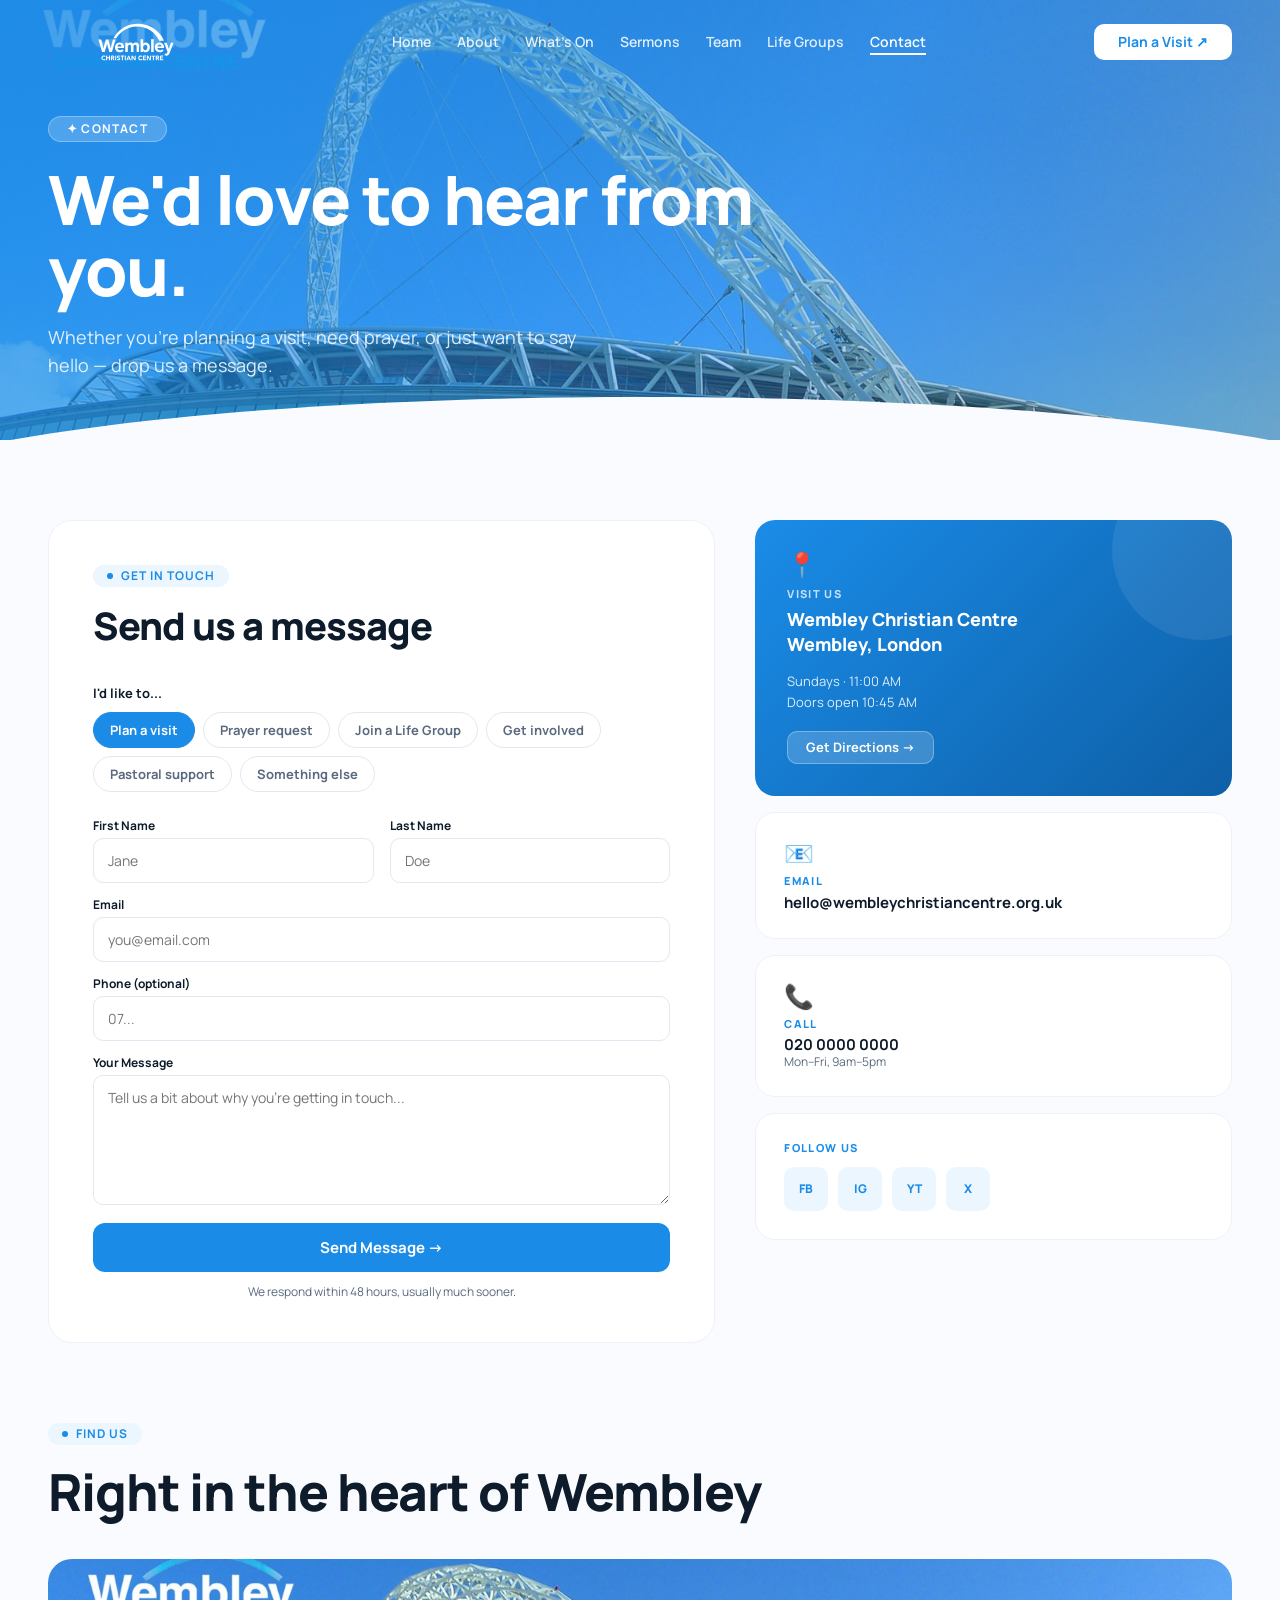
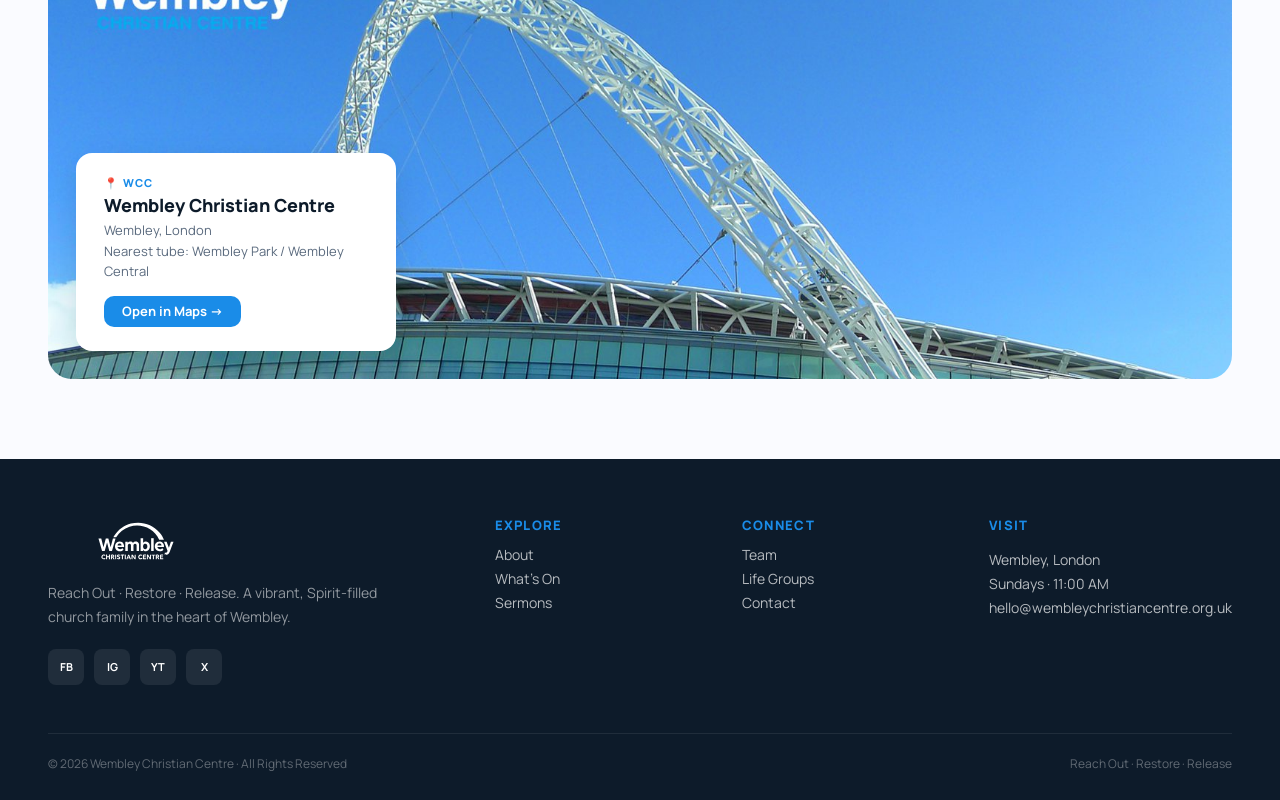
<file: wcc-site/contact.html>
<!DOCTYPE html>
<html lang="en">
<head>
  <meta charset="UTF-8">
  <meta name="viewport" content="width=device-width, initial-scale=1.0">
  <title>Contact — Wembley Christian Centre</title>
  <link rel="preconnect" href="https://fonts.googleapis.com">
  <link rel="preconnect" href="https://fonts.gstatic.com" crossorigin>
  <link href="https://fonts.googleapis.com/css2?family=Manrope:wght@300;400;500;600;700;800;900&display=swap" rel="stylesheet">
  <link rel="stylesheet" href="shared.css">
  <style>
    /* Contact layout */
    .contact-section { padding: 80px 48px; max-width: 1280px; margin: 0 auto; }
    .contact-grid { display: grid; grid-template-columns: 1.4fr 1fr; gap: 40px; }

    /* Form card */
    .form-card { background: #fff; border-radius: 24px; padding: 44px; border: 1px solid #EEF2F8; }
    .reason-row { display: flex; gap: 8px; flex-wrap: wrap; margin-bottom: 28px; }
    .reason-btn {
      background: #fff; color: var(--muted); border: 1.5px solid #E0E8F2;
      border-radius: 50px; padding: 8px 16px; font-family: var(--font); font-weight: 700; font-size: 13px;
      cursor: pointer; transition: all 0.15s;
    }
    .reason-btn.active { background: var(--blue); color: #fff; border-color: var(--blue); }
    .form-row { display: grid; grid-template-columns: 1fr 1fr; gap: 16px; margin-bottom: 16px; }
    .form-field { margin-bottom: 16px; }
    .form-label { font-size: 12px; font-weight: 700; color: var(--dark); display: block; margin-bottom: 6px; }
    .form-input {
      width: 100%; padding: 12px 14px; border: 1.5px solid #E0E8F2; border-radius: 10px;
      font-size: 14px; font-family: var(--font); color: var(--dark);
      transition: border-color 0.15s;
    }
    .form-input:focus { border-color: var(--blue); }
    .form-textarea { resize: vertical; min-height: 130px; }
    .form-submit {
      background: var(--blue); color: #fff; border: none; border-radius: 12px;
      padding: 14px 32px; font-family: var(--font); font-weight: 700; font-size: 15px;
      cursor: pointer; width: 100%;
    }
    .form-submit:hover { background: var(--blue-dark); }
    .form-note { font-size: 12px; color: var(--muted); text-align: center; margin-top: 14px; }

    /* Sidebar */
    .contact-sidebar { display: flex; flex-direction: column; gap: 16px; }
    .visit-card {
      background: linear-gradient(135deg, var(--blue), var(--blue-dark));
      color: #fff; border-radius: 20px; padding: 32px; position: relative; overflow: hidden;
    }
    .visit-card::before {
      content: ''; position: absolute; top: -60px; right: -60px;
      width: 180px; height: 180px; border-radius: 50%; background: rgba(255,255,255,0.08);
    }
    .visit-card__inner { position: relative; }
    .visit-card__icon { font-size: 24px; margin-bottom: 12px; }
    .visit-card__label { font-size: 11px; font-weight: 800; letter-spacing: 0.12em; text-transform: uppercase; opacity: 0.75; margin-bottom: 8px; }
    .visit-card__name { font-size: 18px; font-weight: 800; line-height: 1.4; margin-bottom: 14px; }
    .visit-card__times { font-size: 13px; opacity: 0.85; line-height: 1.6; margin-bottom: 18px; }
    .visit-card__btn {
      background: rgba(255,255,255,0.18); color: #fff; border: 1px solid rgba(255,255,255,0.3);
      border-radius: 10px; padding: 9px 18px; font-family: var(--font); font-weight: 700; font-size: 13px;
      display: inline-block;
    }
    .info-card { background: #fff; border-radius: 20px; padding: 28px; border: 1px solid #EEF2F8; }
    .info-card__icon { font-size: 24px; margin-bottom: 10px; }
    .info-card__label { font-size: 11px; font-weight: 800; color: var(--blue); letter-spacing: 0.12em; text-transform: uppercase; margin-bottom: 8px; }
    .info-card__val { font-size: 15px; font-weight: 700; color: var(--dark); word-break: break-all; }
    .info-card__sub { font-size: 12px; color: var(--muted); margin-top: 4px; }
    .social-row { display: flex; gap: 10px; }
    .social-icon {
      width: 44px; height: 44px; border-radius: 10px; background: var(--blue-soft); color: var(--blue);
      display: flex; align-items: center; justify-content: center; font-size: 12px; font-weight: 800; cursor: pointer;
    }
    .social-icon:hover { background: var(--blue); color: #fff; }

    /* Map */
    .map-section { padding: 0 48px 80px; max-width: 1280px; margin: 0 auto; }
    .map-wrap { position: relative; height: 420px; border-radius: 24px; overflow: hidden; }
    .map-wrap .img-placeholder { height: 100%; background: repeating-linear-gradient(135deg,#b8d4ec 0,#b8d4ec 1px,#dce8f3 0,#dce8f3 8px); }
    .map-pin-card {
      position: absolute; bottom: 28px; left: 28px;
      background: #fff; border-radius: 16px; padding: 24px 28px;
      box-shadow: 0 12px 36px rgba(0,0,0,0.12); max-width: 320px;
    }
    .map-pin-card__label { font-size: 11px; font-weight: 800; color: var(--blue); letter-spacing: 0.12em; text-transform: uppercase; margin-bottom: 8px; }
    .map-pin-card__name { font-size: 18px; font-weight: 800; color: var(--dark); margin-bottom: 6px; }
    .map-pin-card__addr { font-size: 13px; color: var(--muted); line-height: 1.6; margin-bottom: 14px; }
    .map-pin-card__btn {
      background: var(--blue); color: #fff; border-radius: 10px; padding: 9px 18px;
      font-family: var(--font); font-weight: 700; font-size: 13px; display: inline-block;
    }

    @media (max-width: 1024px) {
      .contact-grid { grid-template-columns: 1fr; }
    }
    @media (max-width: 768px) {
      .contact-section, .map-section { padding: 40px 24px; }
      .form-card { padding: 28px; }
      .form-row { grid-template-columns: 1fr; }
    }
  </style>
</head>
<body>

<!-- PAGE HERO -->
<section class="page-hero">
  <div class="page-hero__bg" style="background:url('images/wembley11.jpg') center/cover no-repeat;"></div>
  <div class="page-hero__overlay"></div>
  <nav class="nav">
    <a href="index.html" class="nav__logo">
      <img class="nav__logo-img" src="images/wembleylogo.svg" alt="Wembley Christian Centre">
    </a>
    <ul class="nav__links">
      <li><a href="index.html">Home</a></li>
      <li><a href="about.html">About</a></li>
      <li><a href="services.html">What's On</a></li>
      <li><a href="sermons.html">Sermons</a></li>
      <li><a href="team.html">Team</a></li>
      <li><a href="life-groups.html">Life Groups</a></li>
      <li><a href="contact.html" class="active">Contact</a></li>
    </ul>
    <a href="services.html" class="nav__cta">Plan a Visit ↗</a>
    <button class="nav__hamburger" id="navToggle" aria-label="Open menu">
      <span></span><span></span><span></span>
    </button>
  </nav>
  <div class="page-hero__content">
    <div class="page-hero__badge">✦ Contact</div>
    <h1 class="page-hero__h1">We'd love to hear from you.</h1>
    <p class="page-hero__sub">Whether you're planning a visit, need prayer, or just want to say hello — drop us a message.</p>
  </div>
  <div class="curve-divider">
    <svg viewBox="0 0 1280 60" preserveAspectRatio="none"><path d="M0,60 C320,0 960,0 1280,60 L1280,60 L0,60Z" fill="#FAFBFF"/></svg>
  </div>
</section>

<!-- CONTACT FORM + SIDEBAR -->
<section class="contact-section">
  <div class="contact-grid">

    <!-- FORM -->
    <div class="form-card">
      <div class="section-head">
        <div class="section-head__kicker">
          <div class="section-head__kicker-dot"></div>
          <span class="section-head__kicker-text">Get in Touch</span>
        </div>
        <h2 class="section-head__h2" style="font-size:clamp(26px,3vw,38px);">Send us a message</h2>
      </div>
      <div style="font-size:13px;font-weight:700;color:var(--dark);margin-bottom:12px;margin-top:24px;">I'd like to...</div>
      <div class="reason-row" id="reasonBar">
        <button class="reason-btn active">Plan a visit</button>
        <button class="reason-btn">Prayer request</button>
        <button class="reason-btn">Join a Life Group</button>
        <button class="reason-btn">Get involved</button>
        <button class="reason-btn">Pastoral support</button>
        <button class="reason-btn">Something else</button>
      </div>
      <form>
        <div class="form-row">
          <div>
            <label class="form-label">First Name</label>
            <input type="text" class="form-input" placeholder="Jane">
          </div>
          <div>
            <label class="form-label">Last Name</label>
            <input type="text" class="form-input" placeholder="Doe">
          </div>
        </div>
        <div class="form-field">
          <label class="form-label">Email</label>
          <input type="email" class="form-input" placeholder="you@email.com">
        </div>
        <div class="form-field">
          <label class="form-label">Phone (optional)</label>
          <input type="tel" class="form-input" placeholder="07...">
        </div>
        <div class="form-field">
          <label class="form-label">Your Message</label>
          <textarea class="form-input form-textarea" placeholder="Tell us a bit about why you're getting in touch..."></textarea>
        </div>
        <button type="submit" class="form-submit">Send Message →</button>
        <p class="form-note">We respond within 48 hours, usually much sooner.</p>
      </form>
    </div>

    <!-- SIDEBAR -->
    <div class="contact-sidebar">

      <div class="visit-card">
        <div class="visit-card__inner">
          <div class="visit-card__icon">📍</div>
          <div class="visit-card__label">Visit Us</div>
          <div class="visit-card__name">Wembley Christian Centre<br>Wembley, London</div>
          <div class="visit-card__times">Sundays · 11:00 AM<br>Doors open 10:45 AM</div>
          <a href="#map" class="visit-card__btn">Get Directions →</a>
        </div>
      </div>

      <div class="info-card">
        <div class="info-card__icon">📧</div>
        <div class="info-card__label">Email</div>
        <a href="mailto:hello@wembleychristiancentre.org.uk" class="info-card__val">hello@wembleychristiancentre.org.uk</a>
      </div>

      <div class="info-card">
        <div class="info-card__icon">📞</div>
        <div class="info-card__label">Call</div>
        <div class="info-card__val">020 0000 0000</div>
        <div class="info-card__sub">Mon–Fri, 9am–5pm</div>
      </div>

      <div class="info-card">
        <div class="info-card__label" style="margin-bottom:14px;">Follow Us</div>
        <div class="social-row">
          <a href="#" class="social-icon">FB</a>
          <a href="#" class="social-icon">IG</a>
          <a href="#" class="social-icon">YT</a>
          <a href="#" class="social-icon">X</a>
        </div>
      </div>

    </div>
  </div>
</section>

<!-- MAP -->
<section class="map-section" id="map">
  <div class="section-head">
    <div class="section-head__kicker">
      <div class="section-head__kicker-dot"></div>
      <span class="section-head__kicker-text">Find Us</span>
    </div>
    <h2 class="section-head__h2">Right in the heart of Wembley</h2>
  </div>
  <div class="map-wrap">
    <div style="height:100%;background:url('images/wembley11.jpg') center/cover no-repeat;"></div>
    <div class="map-pin-card">
      <div class="map-pin-card__label">📍 WCC</div>
      <div class="map-pin-card__name">Wembley Christian Centre</div>
      <p class="map-pin-card__addr">Wembley, London<br>Nearest tube: Wembley Park / Wembley Central</p>
      <a href="https://maps.google.com/?q=Wembley+Christian+Centre" target="_blank" rel="noopener" class="map-pin-card__btn">Open in Maps →</a>
    </div>
  </div>
</section>

<!-- FOOTER -->
<footer class="footer">
  <div class="footer__grid">
    <div>
      <div class="footer__logo">
        <img class="nav__logo-img" src="images/wembleylogo.svg" alt="Wembley Christian Centre">
      </div>
      <p class="footer__tagline">Reach Out · Restore · Release. A vibrant, Spirit-filled church family in the heart of Wembley.</p>
      <div class="footer__socials">
        <a href="#" class="footer__social">FB</a><a href="#" class="footer__social">IG</a>
        <a href="#" class="footer__social">YT</a><a href="#" class="footer__social">X</a>
      </div>
    </div>
    <div>
      <div class="footer__col-title">Explore</div>
      <a href="about.html" class="footer__col-link">About</a>
      <a href="services.html" class="footer__col-link">What's On</a>
      <a href="sermons.html" class="footer__col-link">Sermons</a>
    </div>
    <div>
      <div class="footer__col-title">Connect</div>
      <a href="team.html" class="footer__col-link">Team</a>
      <a href="life-groups.html" class="footer__col-link">Life Groups</a>
      <a href="contact.html" class="footer__col-link">Contact</a>
    </div>
    <div>
      <div class="footer__col-title">Visit</div>
      <div class="footer__address">Wembley, London<br>Sundays · 11:00 AM<br>hello@wembleychristiancentre.org.uk</div>
    </div>
  </div>
  <div class="footer__bottom">
    <div class="footer__copy">© 2026 Wembley Christian Centre · All Rights Reserved</div>
    <div class="footer__copy">Reach Out · Restore · Release</div>
  </div>
</footer>

<script>
  document.getElementById('reasonBar').addEventListener('click', e => {
    const btn = e.target.closest('.reason-btn');
    if (!btn) return;
    document.querySelectorAll('.reason-btn').forEach(b => b.classList.remove('active'));
    btn.classList.add('active');
  });
</script>

<!-- Mobile Menu -->
<div class="mobile-menu" id="mobileMenu">
  <div class="mobile-menu__inner">
    <div class="mobile-menu__header">
      <a href="index.html">
        <img class="mobile-menu__logo" src="images/wembleylogo.svg" alt="Wembley Christian Centre">
      </a>
      <button class="mobile-menu__close" id="navClose" aria-label="Close menu">
        <svg width="24" height="24" viewBox="0 0 24 24" fill="none" stroke="currentColor" stroke-width="2.5" stroke-linecap="round" stroke-linejoin="round"><line x1="18" y1="6" x2="6" y2="18"/><line x1="6" y1="6" x2="18" y2="18"/></svg>
      </button>
    </div>
    <ul class="mobile-menu__links">
      <li><a href="index.html">Home</a></li>
      <li><a href="about.html">About</a></li>
      <li><a href="services.html">What's On</a></li>
      <li><a href="sermons.html">Sermons</a></li>
      <li><a href="team.html">Team</a></li>
      <li><a href="life-groups.html">Life Groups</a></li>
      <li><a href="contact.html" class="active">Contact</a></li>
    </ul>
    <a href="services.html" class="btn-blue mobile-menu__cta">Plan a Visit ↗</a>
  </div>
</div>
<script>
  (function() {
    var toggle = document.getElementById('navToggle');
    var close  = document.getElementById('navClose');
    var menu   = document.getElementById('mobileMenu');
    toggle.addEventListener('click', function() { menu.classList.add('is-open'); document.body.style.overflow = 'hidden'; });
    close.addEventListener('click',  function() { menu.classList.remove('is-open'); document.body.style.overflow = ''; });
  })();
</script>
</body>
</html>
</file>
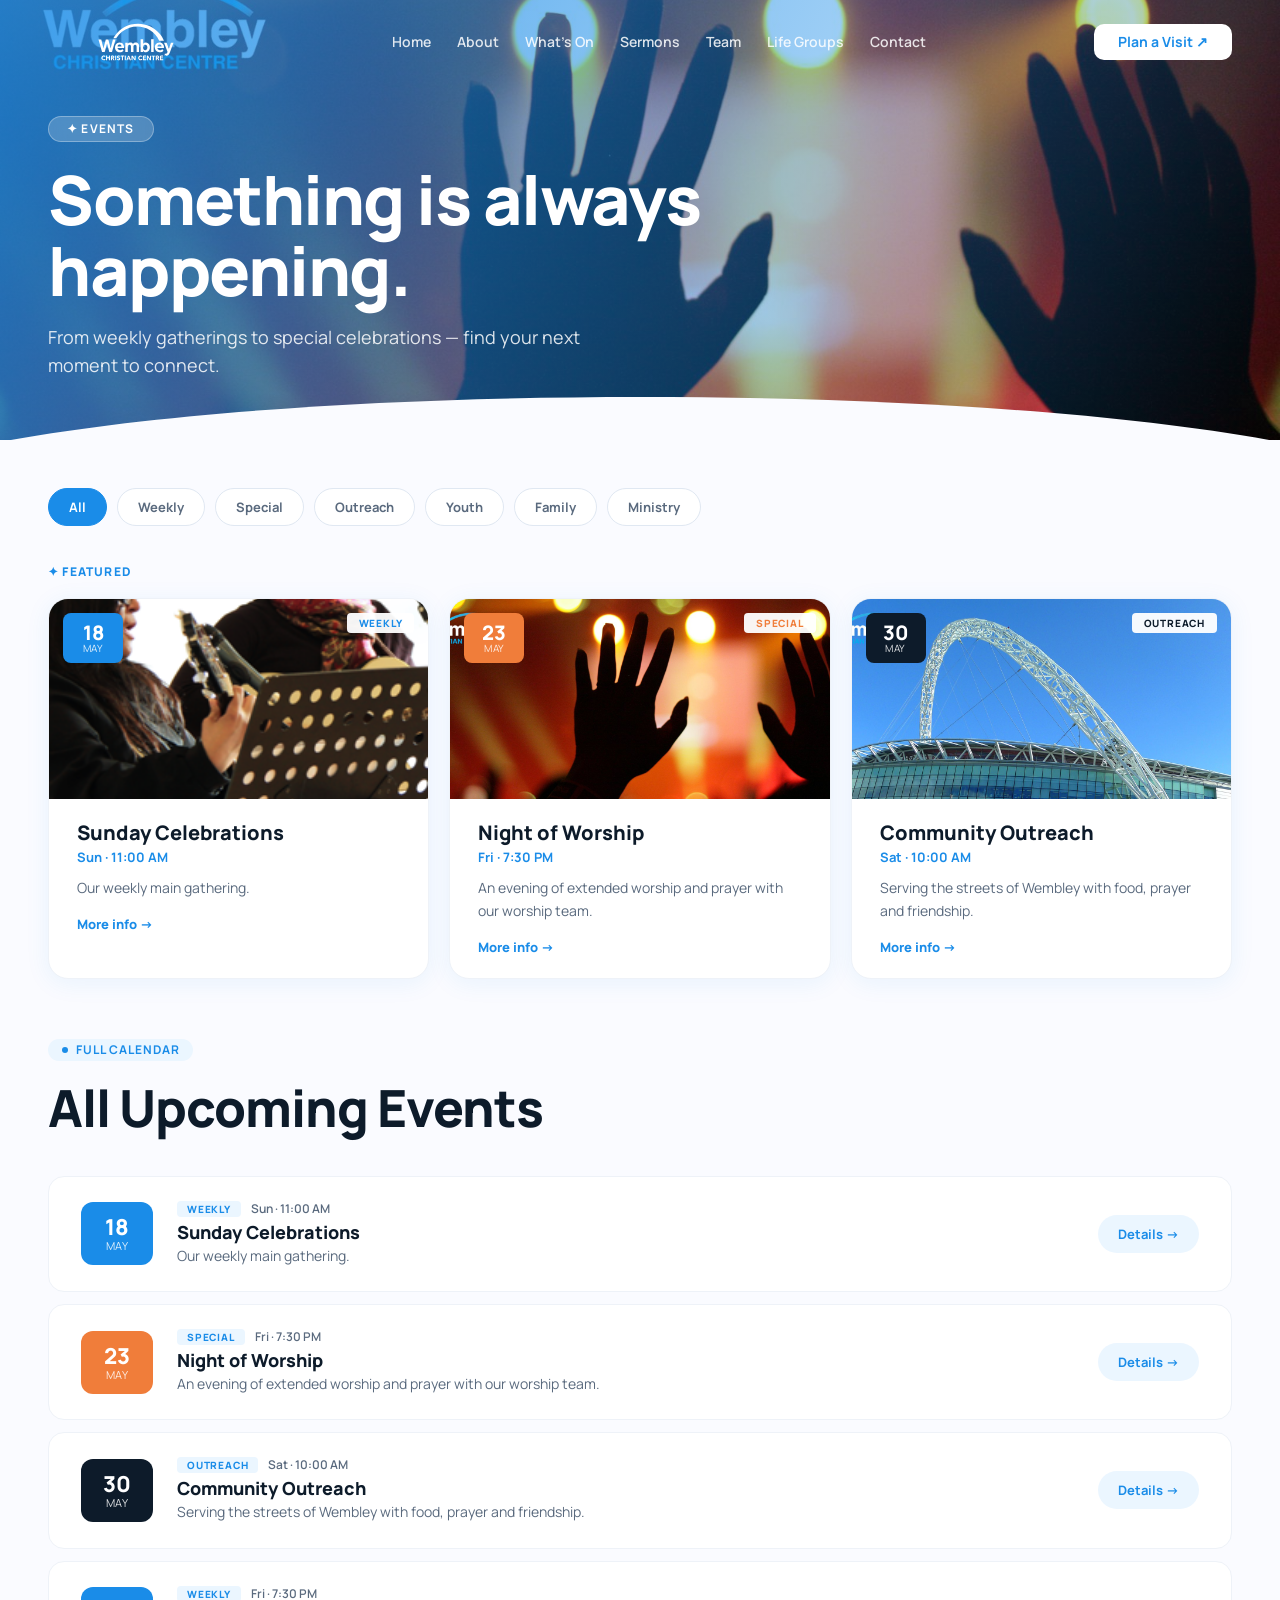
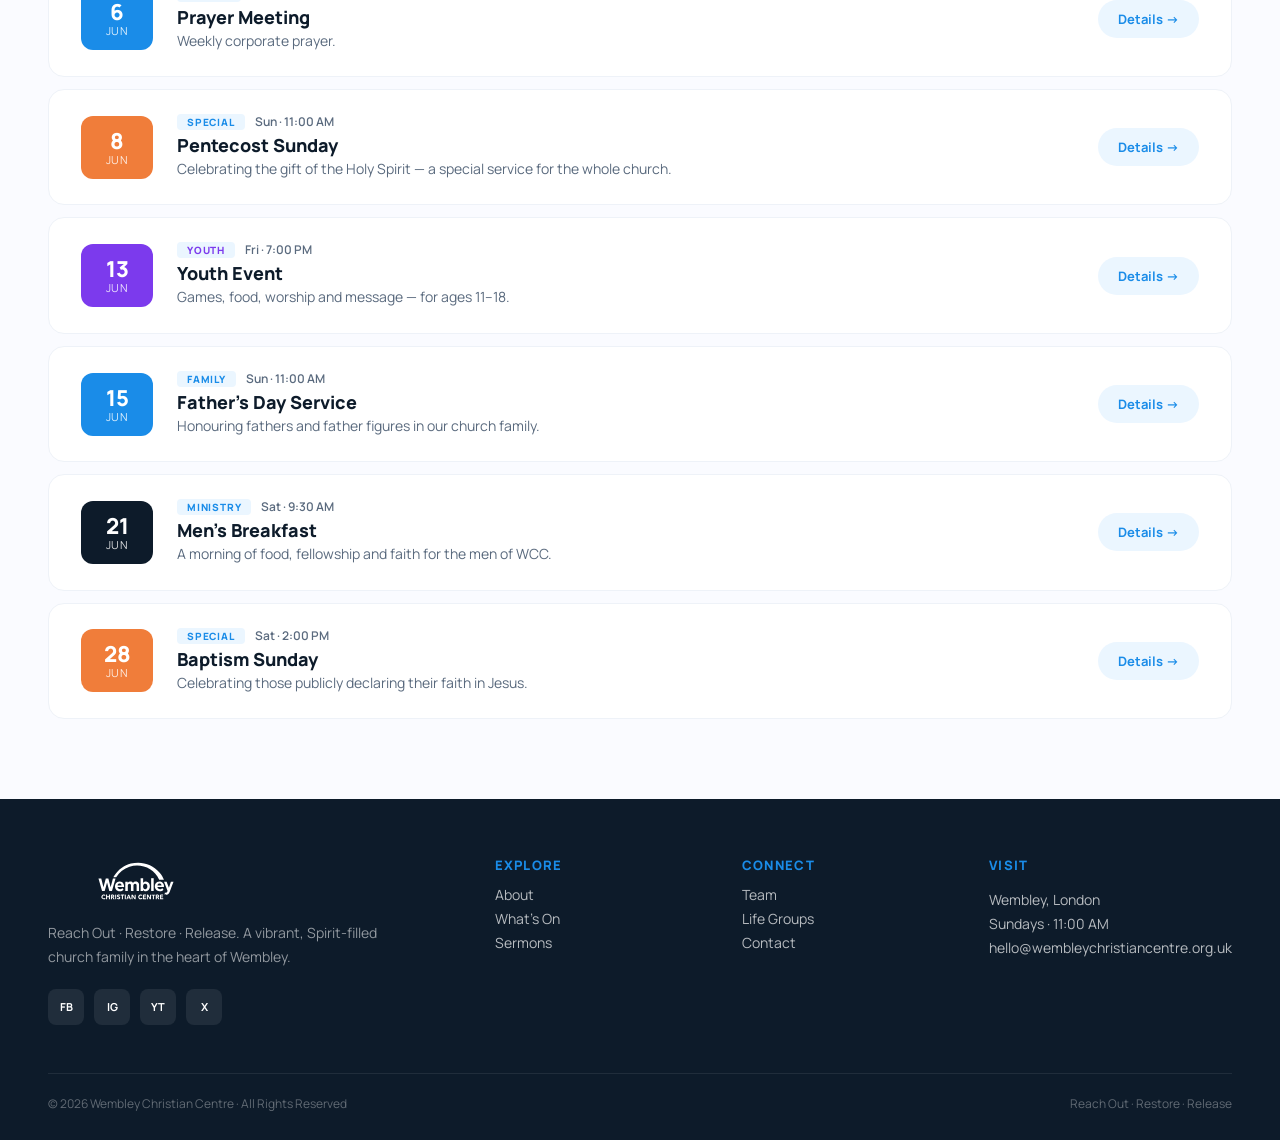
<file: wcc-site/events.html>
<!DOCTYPE html>
<html lang="en">
<head>
  <meta charset="UTF-8">
  <meta name="viewport" content="width=device-width, initial-scale=1.0">
  <title>Events — Wembley Christian Centre</title>
  <link rel="preconnect" href="https://fonts.googleapis.com">
  <link rel="preconnect" href="https://fonts.gstatic.com" crossorigin>
  <link href="https://fonts.googleapis.com/css2?family=Manrope:wght@300;400;500;600;700;800;900&display=swap" rel="stylesheet">
  <link rel="stylesheet" href="shared.css">
  <style>
    .filter-section { padding: 48px 48px 0; max-width: 1280px; margin: 0 auto; }

    /* Featured */
    .featured-section { padding: 40px 48px 0; max-width: 1280px; margin: 0 auto; }
    .featured-label { font-size: 12px; font-weight: 800; letter-spacing: 0.1em; text-transform: uppercase; color: var(--blue); margin-bottom: 20px; }
    .featured-grid { display: grid; grid-template-columns: repeat(3, 1fr); gap: 20px; }
    .feat-card { background: #fff; border-radius: 20px; overflow: hidden; box-shadow: 0 4px 24px rgba(26,140,232,0.08); border: 1px solid #EEF2F8; }
    .feat-card__img { position: relative; height: 200px; }
    .feat-card__img .img-placeholder { position: absolute; inset: 0; height: 100%; background: repeating-linear-gradient(135deg,#c4dbef 0,#c4dbef 1px,#e8f0f7 0,#e8f0f7 8px); }
    .feat-card__date-badge { position: absolute; top: 14px; left: 14px; color: #fff; border-radius: 8px; padding: 10px 14px; text-align: center; min-width: 60px; }
    .feat-card__date-num { font-size: 20px; font-weight: 900; line-height: 1; }
    .feat-card__date-mon { font-size: 10px; opacity: 0.85; text-transform: uppercase; letter-spacing: 0.05em; }
    .feat-card__tag-badge { position: absolute; top: 14px; right: 14px; background: rgba(255,255,255,0.95); font-size: 10px; font-weight: 800; padding: 5px 12px; border-radius: 4px; text-transform: uppercase; letter-spacing: 0.08em; }
    .feat-card__body { padding: 24px 28px; }
    .feat-card__title { font-size: 20px; font-weight: 800; color: var(--dark); margin-bottom: 8px; }
    .feat-card__time { font-size: 13px; font-weight: 700; margin-bottom: 12px; }
    .feat-card__desc { font-size: 14px; color: var(--muted); line-height: 1.65; margin-bottom: 16px; }
    .feat-card__link { font-size: 13px; font-weight: 800; color: var(--blue); }

    /* Event List */
    .events-list-section { padding: 60px 48px 80px; max-width: 1280px; margin: 0 auto; }
    .events-list { display: flex; flex-direction: column; gap: 12px; }
    .event-row {
      display: flex; align-items: center; gap: 24px; padding: 24px 32px;
      background: #fff; border-radius: 16px; border: 1px solid #EEF2F8;
    }
    .event-row[data-tag]:not([data-tag="hidden"]) { display: flex; }
    .event-row.hidden { display: none; }
    .event-row__badge { min-width: 72px; text-align: center; border-radius: 12px; padding: 14px 8px; }
    .event-row__badge-num { font-size: 22px; font-weight: 900; color: #fff; line-height: 1; }
    .event-row__badge-mon { font-size: 11px; color: rgba(255,255,255,0.85); text-transform: uppercase; letter-spacing: 0.05em; margin-top: 2px; }
    .event-row__info { flex: 1; }
    .event-row__meta { display: flex; gap: 10px; align-items: center; margin-bottom: 6px; }
    .event-row__tag { background: var(--blue-soft); color: var(--blue); font-size: 10px; font-weight: 800; padding: 3px 10px; border-radius: 4px; text-transform: uppercase; letter-spacing: 0.08em; }
    .event-row__when { font-size: 12px; color: var(--muted); font-weight: 600; }
    .event-row__title { font-size: 18px; font-weight: 800; color: var(--dark); margin-bottom: 4px; }
    .event-row__desc { font-size: 14px; color: var(--muted); line-height: 1.6; }
    .event-row__btn { background: var(--blue-soft); color: var(--blue); border: none; border-radius: 50px; padding: 10px 20px; font-family: var(--font); font-weight: 700; font-size: 13px; cursor: pointer; white-space: nowrap; }

    @media (max-width: 1024px) { .featured-grid { grid-template-columns: 1fr 1fr; } }
    @media (max-width: 768px) {
      .filter-section, .featured-section, .events-list-section { padding: 40px 24px; }
      .featured-grid { grid-template-columns: 1fr; }
      .event-row { flex-wrap: wrap; gap: 14px; padding: 20px; }
    }
  </style>
</head>
<body>

<!-- PAGE HERO -->
<section class="page-hero">
  <div class="page-hero__bg" style="background:url('images/reach-out.jpg') center/cover no-repeat;"></div>
  <div class="page-hero__overlay"></div>
  <nav class="nav">
    <a href="index.html" class="nav__logo">
      <img class="nav__logo-img" src="images/wembleylogo.svg" alt="Wembley Christian Centre">
    </a>
    <ul class="nav__links">
      <li><a href="index.html">Home</a></li>
      <li><a href="about.html">About</a></li>
      <li><a href="services.html">What's On</a></li>
      <li><a href="sermons.html">Sermons</a></li>
      <li><a href="team.html">Team</a></li>
      <li><a href="life-groups.html">Life Groups</a></li>
      <li><a href="contact.html">Contact</a></li>
    </ul>
    <a href="services.html" class="nav__cta">Plan a Visit ↗</a>
    <button class="nav__hamburger" id="navToggle" aria-label="Open menu">
      <span></span><span></span><span></span>
    </button>
  </nav>
  <div class="page-hero__content">
    <div class="page-hero__badge">✦ Events</div>
    <h1 class="page-hero__h1">Something is always happening.</h1>
    <p class="page-hero__sub">From weekly gatherings to special celebrations — find your next moment to connect.</p>
  </div>
  <div class="curve-divider">
    <svg viewBox="0 0 1280 60" preserveAspectRatio="none"><path d="M0,60 C320,0 960,0 1280,60 L1280,60 L0,60Z" fill="#FAFBFF"/></svg>
  </div>
</section>

<!-- FILTER BAR -->
<section class="filter-section">
  <div class="filter-bar" id="filterBar">
    <button class="filter-btn active" data-filter="All">All</button>
    <button class="filter-btn" data-filter="Weekly">Weekly</button>
    <button class="filter-btn" data-filter="Special">Special</button>
    <button class="filter-btn" data-filter="Outreach">Outreach</button>
    <button class="filter-btn" data-filter="Youth">Youth</button>
    <button class="filter-btn" data-filter="Family">Family</button>
    <button class="filter-btn" data-filter="Ministry">Ministry</button>
  </div>
</section>

<!-- FEATURED EVENTS -->
<section class="featured-section" id="featuredSection">
  <div class="featured-label">✦ Featured</div>
  <div class="featured-grid">

    <div class="feat-card">
      <div class="feat-card__img">
        <div style="position:absolute;inset:0;background:url('images/sundayservices.png') center/cover no-repeat;"></div>
        <div class="feat-card__date-badge" style="background:#1A8CE8;">
          <div class="feat-card__date-num">18</div><div class="feat-card__date-mon">May</div>
        </div>
        <div class="feat-card__tag-badge" style="color:#1A8CE8;">Weekly</div>
      </div>
      <div class="feat-card__body">
        <div class="feat-card__title">Sunday Celebrations</div>
        <div class="feat-card__time" style="color:#1A8CE8;">Sun · 11:00 AM</div>
        <p class="feat-card__desc">Our weekly main gathering.</p>
        <a href="#" class="feat-card__link">More info →</a>
      </div>
    </div>

    <div class="feat-card">
      <div class="feat-card__img">
        <div style="position:absolute;inset:0;background:url('images/reach-out.jpg') center/cover no-repeat;"></div>
        <div class="feat-card__date-badge" style="background:#F07D3A;">
          <div class="feat-card__date-num">23</div><div class="feat-card__date-mon">May</div>
        </div>
        <div class="feat-card__tag-badge" style="color:#F07D3A;">Special</div>
      </div>
      <div class="feat-card__body">
        <div class="feat-card__title">Night of Worship</div>
        <div class="feat-card__time" style="color:#1A8CE8;">Fri · 7:30 PM</div>
        <p class="feat-card__desc">An evening of extended worship and prayer with our worship team.</p>
        <a href="#" class="feat-card__link">More info →</a>
      </div>
    </div>

    <div class="feat-card">
      <div class="feat-card__img">
        <div style="position:absolute;inset:0;background:url('images/wembley11.jpg') center/cover no-repeat;"></div>
        <div class="feat-card__date-badge" style="background:#0D1B2A;">
          <div class="feat-card__date-num">30</div><div class="feat-card__date-mon">May</div>
        </div>
        <div class="feat-card__tag-badge" style="color:#0D1B2A;">Outreach</div>
      </div>
      <div class="feat-card__body">
        <div class="feat-card__title">Community Outreach</div>
        <div class="feat-card__time" style="color:#1A8CE8;">Sat · 10:00 AM</div>
        <p class="feat-card__desc">Serving the streets of Wembley with food, prayer and friendship.</p>
        <a href="#" class="feat-card__link">More info →</a>
      </div>
    </div>

  </div>
</section>

<!-- EVENT LIST -->
<section class="events-list-section">
  <div class="section-head">
    <div class="section-head__kicker">
      <div class="section-head__kicker-dot"></div>
      <span class="section-head__kicker-text" id="listKicker">Full Calendar</span>
    </div>
    <h2 class="section-head__h2" id="listTitle">All Upcoming Events</h2>
  </div>
  <div class="events-list" id="eventsList">

    <div class="event-row" data-tag="Weekly">
      <div class="event-row__badge" style="background:#1A8CE8;">
        <div class="event-row__badge-num">18</div><div class="event-row__badge-mon">May</div>
      </div>
      <div class="event-row__info">
        <div class="event-row__meta">
          <span class="event-row__tag">Weekly</span>
          <span class="event-row__when">Sun · 11:00 AM</span>
        </div>
        <div class="event-row__title">Sunday Celebrations</div>
        <p class="event-row__desc">Our weekly main gathering.</p>
      </div>
      <button class="event-row__btn">Details →</button>
    </div>

    <div class="event-row" data-tag="Special">
      <div class="event-row__badge" style="background:#F07D3A;">
        <div class="event-row__badge-num">23</div><div class="event-row__badge-mon">May</div>
      </div>
      <div class="event-row__info">
        <div class="event-row__meta">
          <span class="event-row__tag">Special</span>
          <span class="event-row__when">Fri · 7:30 PM</span>
        </div>
        <div class="event-row__title">Night of Worship</div>
        <p class="event-row__desc">An evening of extended worship and prayer with our worship team.</p>
      </div>
      <button class="event-row__btn">Details →</button>
    </div>

    <div class="event-row" data-tag="Outreach">
      <div class="event-row__badge" style="background:#0D1B2A;">
        <div class="event-row__badge-num">30</div><div class="event-row__badge-mon">May</div>
      </div>
      <div class="event-row__info">
        <div class="event-row__meta">
          <span class="event-row__tag">Outreach</span>
          <span class="event-row__when">Sat · 10:00 AM</span>
        </div>
        <div class="event-row__title">Community Outreach</div>
        <p class="event-row__desc">Serving the streets of Wembley with food, prayer and friendship.</p>
      </div>
      <button class="event-row__btn">Details →</button>
    </div>

    <div class="event-row" data-tag="Weekly">
      <div class="event-row__badge" style="background:#1A8CE8;">
        <div class="event-row__badge-num">6</div><div class="event-row__badge-mon">Jun</div>
      </div>
      <div class="event-row__info">
        <div class="event-row__meta">
          <span class="event-row__tag">Weekly</span>
          <span class="event-row__when">Fri · 7:30 PM</span>
        </div>
        <div class="event-row__title">Prayer Meeting</div>
        <p class="event-row__desc">Weekly corporate prayer.</p>
      </div>
      <button class="event-row__btn">Details →</button>
    </div>

    <div class="event-row" data-tag="Special">
      <div class="event-row__badge" style="background:#F07D3A;">
        <div class="event-row__badge-num">8</div><div class="event-row__badge-mon">Jun</div>
      </div>
      <div class="event-row__info">
        <div class="event-row__meta">
          <span class="event-row__tag">Special</span>
          <span class="event-row__when">Sun · 11:00 AM</span>
        </div>
        <div class="event-row__title">Pentecost Sunday</div>
        <p class="event-row__desc">Celebrating the gift of the Holy Spirit — a special service for the whole church.</p>
      </div>
      <button class="event-row__btn">Details →</button>
    </div>

    <div class="event-row" data-tag="Youth">
      <div class="event-row__badge" style="background:#7C3AED;">
        <div class="event-row__badge-num">13</div><div class="event-row__badge-mon">Jun</div>
      </div>
      <div class="event-row__info">
        <div class="event-row__meta">
          <span class="event-row__tag" style="color:#7C3AED;">Youth</span>
          <span class="event-row__when">Fri · 7:00 PM</span>
        </div>
        <div class="event-row__title">Youth Event</div>
        <p class="event-row__desc">Games, food, worship and message — for ages 11–18.</p>
      </div>
      <button class="event-row__btn">Details →</button>
    </div>

    <div class="event-row" data-tag="Family">
      <div class="event-row__badge" style="background:#1A8CE8;">
        <div class="event-row__badge-num">15</div><div class="event-row__badge-mon">Jun</div>
      </div>
      <div class="event-row__info">
        <div class="event-row__meta">
          <span class="event-row__tag">Family</span>
          <span class="event-row__when">Sun · 11:00 AM</span>
        </div>
        <div class="event-row__title">Father's Day Service</div>
        <p class="event-row__desc">Honouring fathers and father figures in our church family.</p>
      </div>
      <button class="event-row__btn">Details →</button>
    </div>

    <div class="event-row" data-tag="Ministry">
      <div class="event-row__badge" style="background:#0D1B2A;">
        <div class="event-row__badge-num">21</div><div class="event-row__badge-mon">Jun</div>
      </div>
      <div class="event-row__info">
        <div class="event-row__meta">
          <span class="event-row__tag">Ministry</span>
          <span class="event-row__when">Sat · 9:30 AM</span>
        </div>
        <div class="event-row__title">Men's Breakfast</div>
        <p class="event-row__desc">A morning of food, fellowship and faith for the men of WCC.</p>
      </div>
      <button class="event-row__btn">Details →</button>
    </div>

    <div class="event-row" data-tag="Special">
      <div class="event-row__badge" style="background:#F07D3A;">
        <div class="event-row__badge-num">28</div><div class="event-row__badge-mon">Jun</div>
      </div>
      <div class="event-row__info">
        <div class="event-row__meta">
          <span class="event-row__tag">Special</span>
          <span class="event-row__when">Sat · 2:00 PM</span>
        </div>
        <div class="event-row__title">Baptism Sunday</div>
        <p class="event-row__desc">Celebrating those publicly declaring their faith in Jesus.</p>
      </div>
      <button class="event-row__btn">Details →</button>
    </div>

  </div>
</section>

<!-- FOOTER -->
<footer class="footer">
  <div class="footer__grid">
    <div>
      <div class="footer__logo">
        <img class="nav__logo-img" src="images/wembleylogo.svg" alt="Wembley Christian Centre">
      </div>
      <p class="footer__tagline">Reach Out · Restore · Release. A vibrant, Spirit-filled church family in the heart of Wembley.</p>
      <div class="footer__socials">
        <a href="#" class="footer__social">FB</a><a href="#" class="footer__social">IG</a>
        <a href="#" class="footer__social">YT</a><a href="#" class="footer__social">X</a>
      </div>
    </div>
    <div>
      <div class="footer__col-title">Explore</div>
      <a href="about.html" class="footer__col-link">About</a>
      <a href="services.html" class="footer__col-link">What's On</a>
      <a href="sermons.html" class="footer__col-link">Sermons</a>
    </div>
    <div>
      <div class="footer__col-title">Connect</div>
      <a href="team.html" class="footer__col-link">Team</a>
      <a href="life-groups.html" class="footer__col-link">Life Groups</a>
      <a href="contact.html" class="footer__col-link">Contact</a>
    </div>
    <div>
      <div class="footer__col-title">Visit</div>
      <div class="footer__address">Wembley, London<br>Sundays · 11:00 AM<br>hello@wembleychristiancentre.org.uk</div>
    </div>
  </div>
  <div class="footer__bottom">
    <div class="footer__copy">© 2026 Wembley Christian Centre · All Rights Reserved</div>
    <div class="footer__copy">Reach Out · Restore · Release</div>
  </div>
</footer>

<script>
  const filterBar = document.getElementById('filterBar');
  const featuredSection = document.getElementById('featuredSection');
  const rows = document.querySelectorAll('.event-row');
  const listKicker = document.getElementById('listKicker');
  const listTitle = document.getElementById('listTitle');

  filterBar.addEventListener('click', e => {
    const btn = e.target.closest('.filter-btn');
    if (!btn) return;
    const f = btn.dataset.filter;
    filterBar.querySelectorAll('.filter-btn').forEach(b => b.classList.remove('active'));
    btn.classList.add('active');
    featuredSection.style.display = f === 'All' ? '' : 'none';
    rows.forEach(row => {
      row.classList.toggle('hidden', f !== 'All' && row.dataset.tag !== f);
    });
    listKicker.textContent = f === 'All' ? 'Full Calendar' : f;
    listTitle.textContent = f === 'All' ? 'All Upcoming Events' : f + ' Events';
  });
</script>

<!-- Mobile Menu -->
<div class="mobile-menu" id="mobileMenu">
  <div class="mobile-menu__inner">
    <div class="mobile-menu__header">
      <a href="index.html">
        <img class="mobile-menu__logo" src="images/wembleylogo.svg" alt="Wembley Christian Centre">
      </a>
      <button class="mobile-menu__close" id="navClose" aria-label="Close menu">
        <svg width="24" height="24" viewBox="0 0 24 24" fill="none" stroke="currentColor" stroke-width="2.5" stroke-linecap="round" stroke-linejoin="round"><line x1="18" y1="6" x2="6" y2="18"/><line x1="6" y1="6" x2="18" y2="18"/></svg>
      </button>
    </div>
    <ul class="mobile-menu__links">
      <li><a href="index.html">Home</a></li>
      <li><a href="about.html">About</a></li>
      <li><a href="services.html">What's On</a></li>
      <li><a href="sermons.html">Sermons</a></li>
      <li><a href="team.html">Team</a></li>
      <li><a href="life-groups.html">Life Groups</a></li>
      <li><a href="contact.html">Contact</a></li>
    </ul>
    <a href="services.html" class="btn-blue mobile-menu__cta">Plan a Visit ↗</a>
  </div>
</div>
<script>
  (function() {
    var toggle = document.getElementById('navToggle');
    var close  = document.getElementById('navClose');
    var menu   = document.getElementById('mobileMenu');
    toggle.addEventListener('click', function() { menu.classList.add('is-open'); document.body.style.overflow = 'hidden'; });
    close.addEventListener('click',  function() { menu.classList.remove('is-open'); document.body.style.overflow = ''; });
  })();
</script>
</body>
</html>
</file>
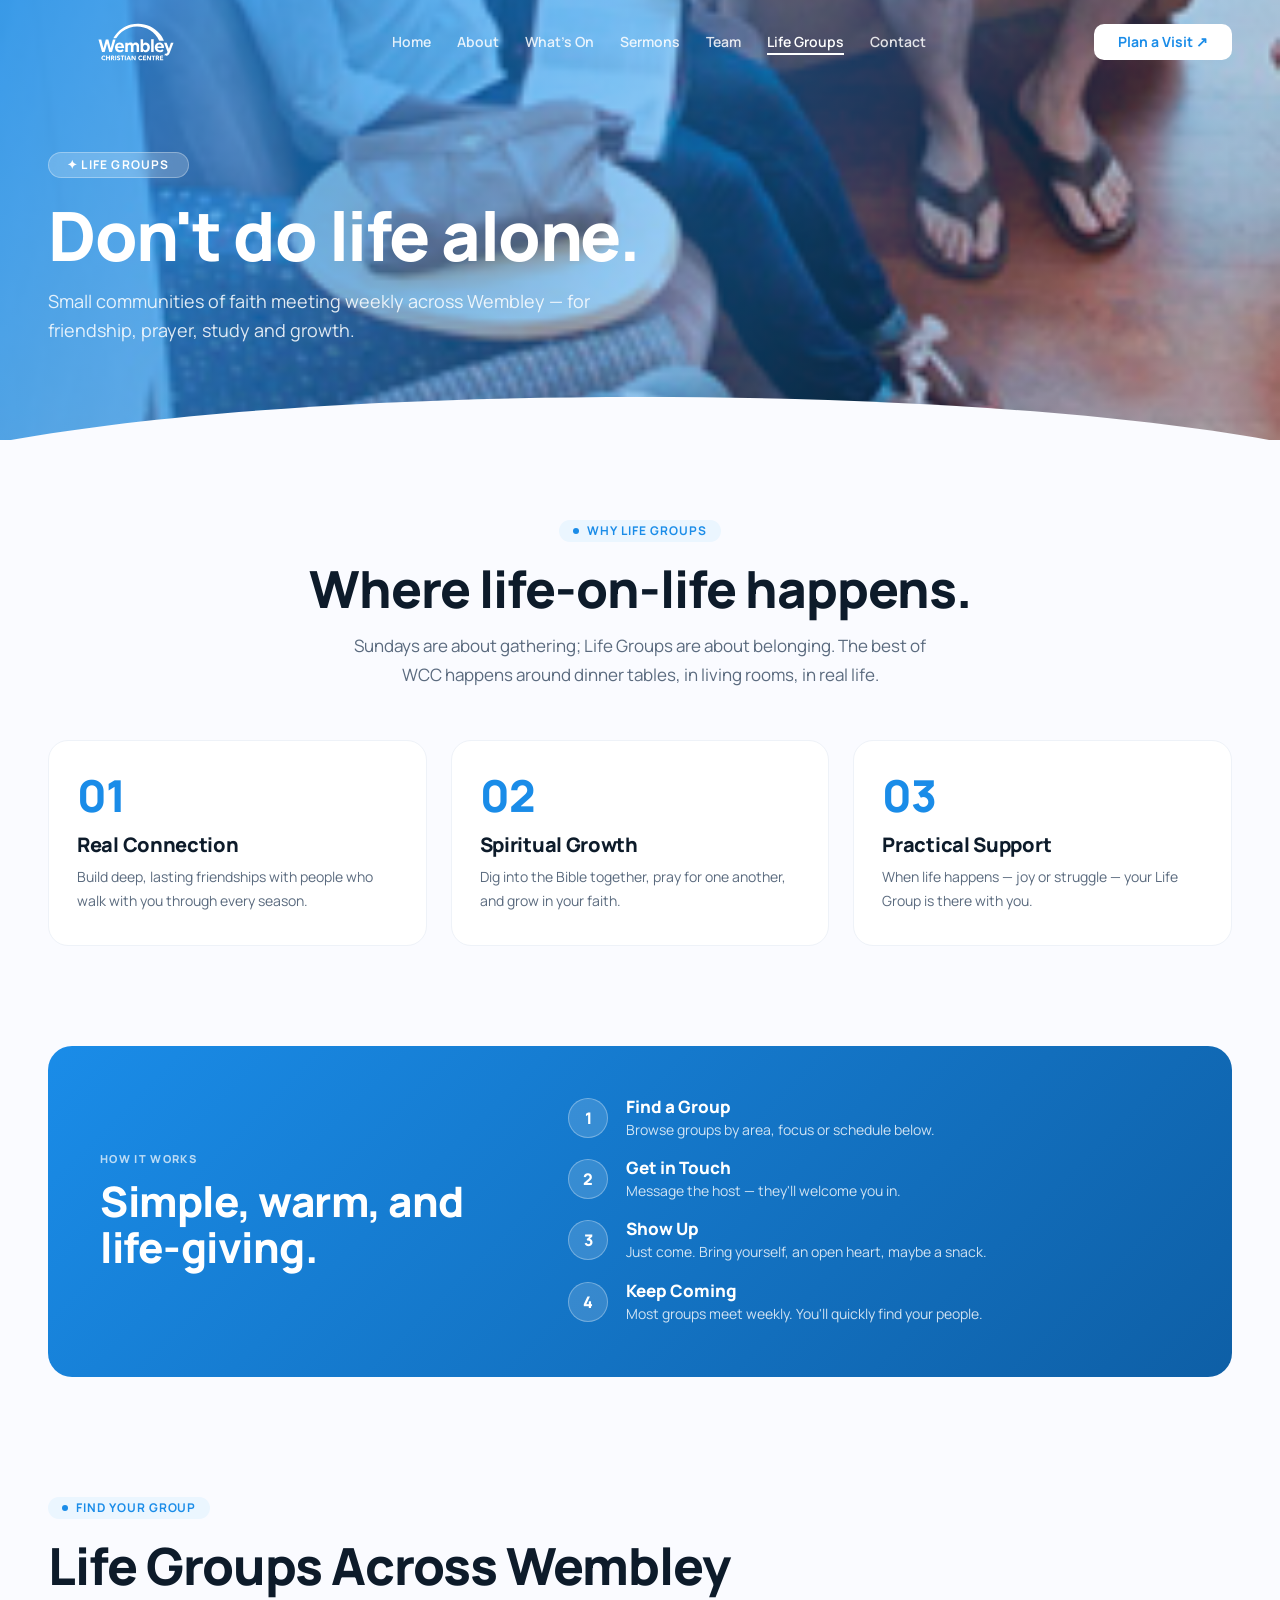
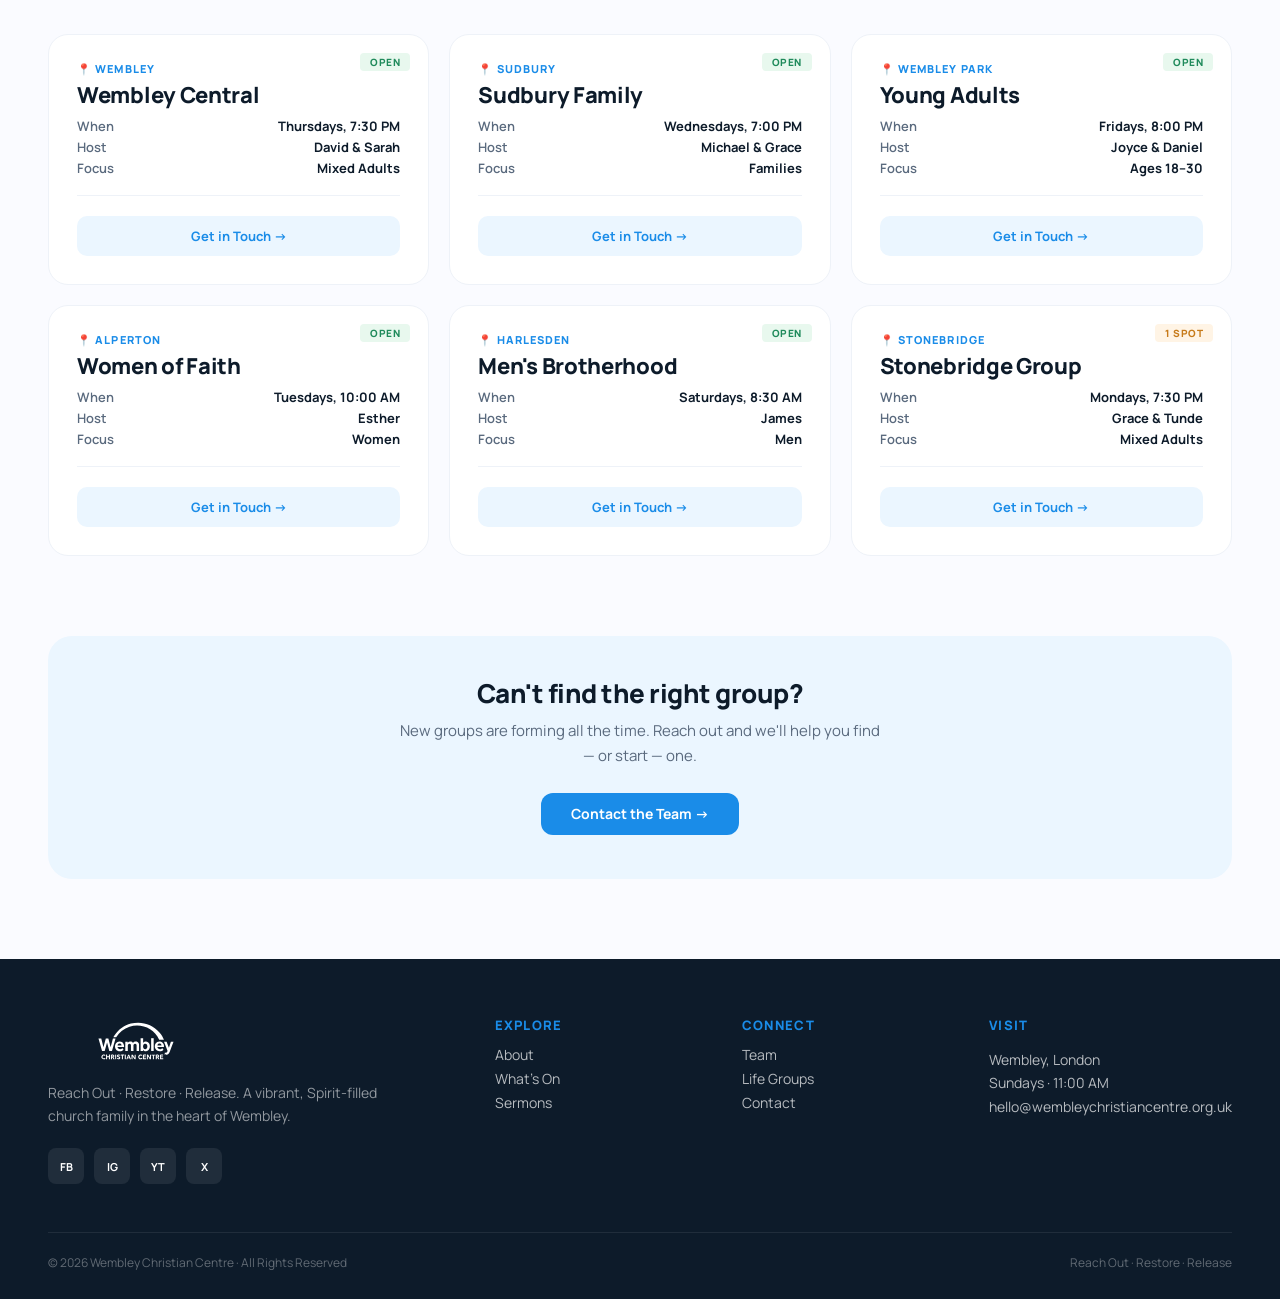
<file: wcc-site/life-groups.html>
<!DOCTYPE html>
<html lang="en">
<head>
  <meta charset="UTF-8">
  <meta name="viewport" content="width=device-width, initial-scale=1.0">
  <title>Life Groups — Wembley Christian Centre</title>
  <link rel="preconnect" href="https://fonts.googleapis.com">
  <link rel="preconnect" href="https://fonts.gstatic.com" crossorigin>
  <link href="https://fonts.googleapis.com/css2?family=Manrope:wght@300;400;500;600;700;800;900&display=swap" rel="stylesheet">
  <link rel="stylesheet" href="shared.css">
  <style>
    /* Why */
    .why-section { padding: 80px 48px 40px; max-width: 1280px; margin: 0 auto; }
    .why-grid { display: grid; grid-template-columns: repeat(3, 1fr); gap: 24px; margin-top: 50px; }
    .why-card { background: #fff; border-radius: 20px; padding: 32px 28px; border: 1px solid #EEF2F8; }
    .why-card__num { font-size: 44px; font-weight: 900; color: var(--blue); line-height: 1; margin-bottom: 18px; letter-spacing: -1px; }
    .why-card__title { font-size: 20px; font-weight: 800; color: var(--dark); margin-bottom: 10px; letter-spacing: -0.3px; }
    .why-card__desc { font-size: 14px; color: var(--muted); line-height: 1.7; }

    /* How it works */
    .how-section { padding: 60px 48px; max-width: 1280px; margin: 0 auto; }
    .how-card {
      background: linear-gradient(135deg, var(--blue), var(--blue-dark));
      border-radius: 24px; padding: 52px; color: #fff;
    }
    .how-inner { display: grid; grid-template-columns: 1fr 1.5fr; gap: 60px; align-items: center; }
    .how-label { font-size: 11px; font-weight: 800; letter-spacing: 0.12em; text-transform: uppercase; opacity: 0.7; margin-bottom: 14px; }
    .how-title { font-size: clamp(28px, 3.5vw, 42px); font-weight: 800; line-height: 1.1; letter-spacing: -0.5px; }
    .how-steps { display: flex; flex-direction: column; gap: 18px; }
    .how-step { display: flex; gap: 18px; align-items: flex-start; }
    .how-step__num {
      width: 40px; height: 40px; border-radius: 50%; flex-shrink: 0;
      background: rgba(255,255,255,0.15); border: 1px solid rgba(255,255,255,0.3);
      display: flex; align-items: center; justify-content: center; font-size: 16px; font-weight: 800;
    }
    .how-step__title { font-size: 17px; font-weight: 800; margin-bottom: 4px; }
    .how-step__desc { font-size: 14px; opacity: 0.8; line-height: 1.6; }

    /* Groups Grid */
    .groups-section { padding: 60px 48px 80px; max-width: 1280px; margin: 0 auto; }
    .groups-grid { display: grid; grid-template-columns: repeat(3, 1fr); gap: 20px; }
    .group-card { background: #fff; border-radius: 20px; padding: 28px; border: 1px solid #EEF2F8; position: relative; }
    .group-card__spots {
      position: absolute; top: 18px; right: 18px;
      font-size: 10px; font-weight: 800; padding: 4px 10px; border-radius: 4px; text-transform: uppercase; letter-spacing: 0.05em;
    }
    .group-card__spots--open { background: #E8F8EE; color: #1F8A5B; }
    .group-card__spots--limited { background: #FFF4E5; color: #C77B1A; }
    .group-card__area { font-size: 11px; font-weight: 800; color: var(--blue); letter-spacing: 0.1em; text-transform: uppercase; margin-bottom: 10px; }
    .group-card__name { font-size: 22px; font-weight: 800; color: var(--dark); margin-bottom: 14px; letter-spacing: -0.3px; }
    .group-card__details { display: flex; flex-direction: column; gap: 8px; margin-bottom: 20px; padding-bottom: 20px; border-bottom: 1px solid #EEF2F8; }
    .group-card__row { display: flex; justify-content: space-between; font-size: 13px; }
    .group-card__row-label { color: var(--muted); font-weight: 600; }
    .group-card__row-val { color: var(--dark); font-weight: 700; }
    .group-card__btn { background: var(--blue-soft); color: var(--blue); border: none; border-radius: 10px; padding: 11px 20px; font-family: var(--font); font-weight: 700; font-size: 13px; cursor: pointer; width: 100%; }
    .group-card__btn:hover { background: var(--blue); color: #fff; }

    /* Can't find CTA */
    .cant-find { padding: 0 48px 80px; max-width: 1280px; margin: 0 auto; }
    .cant-find__card { background: var(--blue-soft); border-radius: 24px; padding: 44px; text-align: center; }
    .cant-find__h2 { font-size: 26px; font-weight: 800; color: var(--dark); margin-bottom: 12px; letter-spacing: -0.5px; }
    .cant-find__desc { font-size: 15px; color: var(--muted); line-height: 1.7; max-width: 480px; margin: 0 auto 24px; }

    @media (max-width: 1024px) {
      .why-grid { grid-template-columns: 1fr 1fr; }
      .how-inner { grid-template-columns: 1fr; gap: 40px; }
      .groups-grid { grid-template-columns: 1fr 1fr; }
    }
    @media (max-width: 768px) {
      .why-section, .how-section, .groups-section, .cant-find { padding: 40px 24px; }
      .why-grid { grid-template-columns: 1fr; }
      .how-card { padding: 32px 24px; }
      .groups-grid { grid-template-columns: 1fr; }
    }
  </style>
</head>
<body>

<!-- PAGE HERO -->
<section class="page-hero">
  <div class="page-hero__bg" style="background:url('images/life-groups.png') center/cover no-repeat;"></div>
  <div class="page-hero__overlay"></div>
  <nav class="nav">
    <a href="index.html" class="nav__logo">
      <img class="nav__logo-img" src="images/wembleylogo.svg" alt="Wembley Christian Centre">
    </a>
    <ul class="nav__links">
      <li><a href="index.html">Home</a></li>
      <li><a href="about.html">About</a></li>
      <li><a href="services.html">What's On</a></li>
      <li><a href="sermons.html">Sermons</a></li>
      <li><a href="team.html">Team</a></li>
      <li><a href="life-groups.html" class="active">Life Groups</a></li>
      <li><a href="contact.html">Contact</a></li>
    </ul>
    <a href="services.html" class="nav__cta">Plan a Visit ↗</a>
    <button class="nav__hamburger" id="navToggle" aria-label="Open menu">
      <span></span><span></span><span></span>
    </button>
  </nav>
  <div class="page-hero__content">
    <div class="page-hero__badge">✦ Life Groups</div>
    <h1 class="page-hero__h1">Don't do life alone.</h1>
    <p class="page-hero__sub">Small communities of faith meeting weekly across Wembley — for friendship, prayer, study and growth.</p>
  </div>
  <div class="curve-divider">
    <svg viewBox="0 0 1280 60" preserveAspectRatio="none"><path d="M0,60 C320,0 960,0 1280,60 L1280,60 L0,60Z" fill="#FAFBFF"/></svg>
  </div>
</section>

<!-- WHY LIFE GROUPS -->
<section class="why-section">
  <div class="section-head section-head--center">
    <div class="section-head__kicker">
      <div class="section-head__kicker-dot"></div>
      <span class="section-head__kicker-text">Why Life Groups</span>
    </div>
    <h2 class="section-head__h2">Where life-on-life happens.</h2>
    <p class="section-head__subtitle">Sundays are about gathering; Life Groups are about belonging. The best of WCC happens around dinner tables, in living rooms, in real life.</p>
  </div>
  <div class="why-grid">
    <div class="why-card">
      <div class="why-card__num">01</div>
      <div class="why-card__title">Real Connection</div>
      <p class="why-card__desc">Build deep, lasting friendships with people who walk with you through every season.</p>
    </div>
    <div class="why-card">
      <div class="why-card__num">02</div>
      <div class="why-card__title">Spiritual Growth</div>
      <p class="why-card__desc">Dig into the Bible together, pray for one another, and grow in your faith.</p>
    </div>
    <div class="why-card">
      <div class="why-card__num">03</div>
      <div class="why-card__title">Practical Support</div>
      <p class="why-card__desc">When life happens — joy or struggle — your Life Group is there with you.</p>
    </div>
  </div>
</section>

<!-- HOW IT WORKS -->
<section class="how-section">
  <div class="how-card">
    <div class="how-inner">
      <div>
        <div class="how-label">How It Works</div>
        <div class="how-title">Simple, warm, and life-giving.</div>
      </div>
      <div class="how-steps">
        <div class="how-step">
          <div class="how-step__num">1</div>
          <div>
            <div class="how-step__title">Find a Group</div>
            <p class="how-step__desc">Browse groups by area, focus or schedule below.</p>
          </div>
        </div>
        <div class="how-step">
          <div class="how-step__num">2</div>
          <div>
            <div class="how-step__title">Get in Touch</div>
            <p class="how-step__desc">Message the host — they'll welcome you in.</p>
          </div>
        </div>
        <div class="how-step">
          <div class="how-step__num">3</div>
          <div>
            <div class="how-step__title">Show Up</div>
            <p class="how-step__desc">Just come. Bring yourself, an open heart, maybe a snack.</p>
          </div>
        </div>
        <div class="how-step">
          <div class="how-step__num">4</div>
          <div>
            <div class="how-step__title">Keep Coming</div>
            <p class="how-step__desc">Most groups meet weekly. You'll quickly find your people.</p>
          </div>
        </div>
      </div>
    </div>
  </div>
</section>

<!-- FIND A GROUP -->
<section class="groups-section">
  <div class="section-head">
    <div class="section-head__kicker">
      <div class="section-head__kicker-dot"></div>
      <span class="section-head__kicker-text">Find Your Group</span>
    </div>
    <h2 class="section-head__h2">Life Groups Across Wembley</h2>
  </div>
  <div class="groups-grid">

    <div class="group-card">
      <span class="group-card__spots group-card__spots--open">Open</span>
      <div class="group-card__area">📍 Wembley</div>
      <div class="group-card__name">Wembley Central</div>
      <div class="group-card__details">
        <div class="group-card__row"><span class="group-card__row-label">When</span><span class="group-card__row-val">Thursdays, 7:30 PM</span></div>
        <div class="group-card__row"><span class="group-card__row-label">Host</span><span class="group-card__row-val">David &amp; Sarah</span></div>
        <div class="group-card__row"><span class="group-card__row-label">Focus</span><span class="group-card__row-val">Mixed Adults</span></div>
      </div>
      <button class="group-card__btn">Get in Touch →</button>
    </div>

    <div class="group-card">
      <span class="group-card__spots group-card__spots--open">Open</span>
      <div class="group-card__area">📍 Sudbury</div>
      <div class="group-card__name">Sudbury Family</div>
      <div class="group-card__details">
        <div class="group-card__row"><span class="group-card__row-label">When</span><span class="group-card__row-val">Wednesdays, 7:00 PM</span></div>
        <div class="group-card__row"><span class="group-card__row-label">Host</span><span class="group-card__row-val">Michael &amp; Grace</span></div>
        <div class="group-card__row"><span class="group-card__row-label">Focus</span><span class="group-card__row-val">Families</span></div>
      </div>
      <button class="group-card__btn">Get in Touch →</button>
    </div>

    <div class="group-card">
      <span class="group-card__spots group-card__spots--open">Open</span>
      <div class="group-card__area">📍 Wembley Park</div>
      <div class="group-card__name">Young Adults</div>
      <div class="group-card__details">
        <div class="group-card__row"><span class="group-card__row-label">When</span><span class="group-card__row-val">Fridays, 8:00 PM</span></div>
        <div class="group-card__row"><span class="group-card__row-label">Host</span><span class="group-card__row-val">Joyce &amp; Daniel</span></div>
        <div class="group-card__row"><span class="group-card__row-label">Focus</span><span class="group-card__row-val">Ages 18–30</span></div>
      </div>
      <button class="group-card__btn">Get in Touch →</button>
    </div>

    <div class="group-card">
      <span class="group-card__spots group-card__spots--open">Open</span>
      <div class="group-card__area">📍 Alperton</div>
      <div class="group-card__name">Women of Faith</div>
      <div class="group-card__details">
        <div class="group-card__row"><span class="group-card__row-label">When</span><span class="group-card__row-val">Tuesdays, 10:00 AM</span></div>
        <div class="group-card__row"><span class="group-card__row-label">Host</span><span class="group-card__row-val">Esther</span></div>
        <div class="group-card__row"><span class="group-card__row-label">Focus</span><span class="group-card__row-val">Women</span></div>
      </div>
      <button class="group-card__btn">Get in Touch →</button>
    </div>

    <div class="group-card">
      <span class="group-card__spots group-card__spots--open">Open</span>
      <div class="group-card__area">📍 Harlesden</div>
      <div class="group-card__name">Men's Brotherhood</div>
      <div class="group-card__details">
        <div class="group-card__row"><span class="group-card__row-label">When</span><span class="group-card__row-val">Saturdays, 8:30 AM</span></div>
        <div class="group-card__row"><span class="group-card__row-label">Host</span><span class="group-card__row-val">James</span></div>
        <div class="group-card__row"><span class="group-card__row-label">Focus</span><span class="group-card__row-val">Men</span></div>
      </div>
      <button class="group-card__btn">Get in Touch →</button>
    </div>

    <div class="group-card">
      <span class="group-card__spots group-card__spots--limited">1 spot</span>
      <div class="group-card__area">📍 Stonebridge</div>
      <div class="group-card__name">Stonebridge Group</div>
      <div class="group-card__details">
        <div class="group-card__row"><span class="group-card__row-label">When</span><span class="group-card__row-val">Mondays, 7:30 PM</span></div>
        <div class="group-card__row"><span class="group-card__row-label">Host</span><span class="group-card__row-val">Grace &amp; Tunde</span></div>
        <div class="group-card__row"><span class="group-card__row-label">Focus</span><span class="group-card__row-val">Mixed Adults</span></div>
      </div>
      <button class="group-card__btn">Get in Touch →</button>
    </div>

  </div>
</section>

<!-- CAN'T FIND CTA -->
<section class="cant-find">
  <div class="cant-find__card">
    <h2 class="cant-find__h2">Can't find the right group?</h2>
    <p class="cant-find__desc">New groups are forming all the time. Reach out and we'll help you find — or start — one.</p>
    <a href="contact.html" class="btn-blue">Contact the Team →</a>
  </div>
</section>

<!-- FOOTER -->
<footer class="footer">
  <div class="footer__grid">
    <div>
      <div class="footer__logo">
        <img class="nav__logo-img" src="images/wembleylogo.svg" alt="Wembley Christian Centre">
      </div>
      <p class="footer__tagline">Reach Out · Restore · Release. A vibrant, Spirit-filled church family in the heart of Wembley.</p>
      <div class="footer__socials">
        <a href="#" class="footer__social">FB</a><a href="#" class="footer__social">IG</a>
        <a href="#" class="footer__social">YT</a><a href="#" class="footer__social">X</a>
      </div>
    </div>
    <div>
      <div class="footer__col-title">Explore</div>
      <a href="about.html" class="footer__col-link">About</a>
      <a href="services.html" class="footer__col-link">What's On</a>
      <a href="sermons.html" class="footer__col-link">Sermons</a>
    </div>
    <div>
      <div class="footer__col-title">Connect</div>
      <a href="team.html" class="footer__col-link">Team</a>
      <a href="life-groups.html" class="footer__col-link">Life Groups</a>
      <a href="contact.html" class="footer__col-link">Contact</a>
    </div>
    <div>
      <div class="footer__col-title">Visit</div>
      <div class="footer__address">Wembley, London<br>Sundays · 11:00 AM<br>hello@wembleychristiancentre.org.uk</div>
    </div>
  </div>
  <div class="footer__bottom">
    <div class="footer__copy">© 2026 Wembley Christian Centre · All Rights Reserved</div>
    <div class="footer__copy">Reach Out · Restore · Release</div>
  </div>
</footer>


<!-- Mobile Menu -->
<div class="mobile-menu" id="mobileMenu">
  <div class="mobile-menu__inner">
    <div class="mobile-menu__header">
      <a href="index.html">
        <img class="mobile-menu__logo" src="images/wembleylogo.svg" alt="Wembley Christian Centre">
      </a>
      <button class="mobile-menu__close" id="navClose" aria-label="Close menu">
        <svg width="24" height="24" viewBox="0 0 24 24" fill="none" stroke="currentColor" stroke-width="2.5" stroke-linecap="round" stroke-linejoin="round"><line x1="18" y1="6" x2="6" y2="18"/><line x1="6" y1="6" x2="18" y2="18"/></svg>
      </button>
    </div>
    <ul class="mobile-menu__links">
      <li><a href="index.html">Home</a></li>
      <li><a href="about.html">About</a></li>
      <li><a href="services.html">What's On</a></li>
      <li><a href="sermons.html">Sermons</a></li>
      <li><a href="team.html">Team</a></li>
      <li><a href="life-groups.html" class="active">Life Groups</a></li>
      <li><a href="contact.html">Contact</a></li>
    </ul>
    <a href="services.html" class="btn-blue mobile-menu__cta">Plan a Visit ↗</a>
  </div>
</div>
<script>
  (function() {
    var toggle = document.getElementById('navToggle');
    var close  = document.getElementById('navClose');
    var menu   = document.getElementById('mobileMenu');
    toggle.addEventListener('click', function() { menu.classList.add('is-open'); document.body.style.overflow = 'hidden'; });
    close.addEventListener('click',  function() { menu.classList.remove('is-open'); document.body.style.overflow = ''; });
  })();
</script>
</body>
</html>
</file>
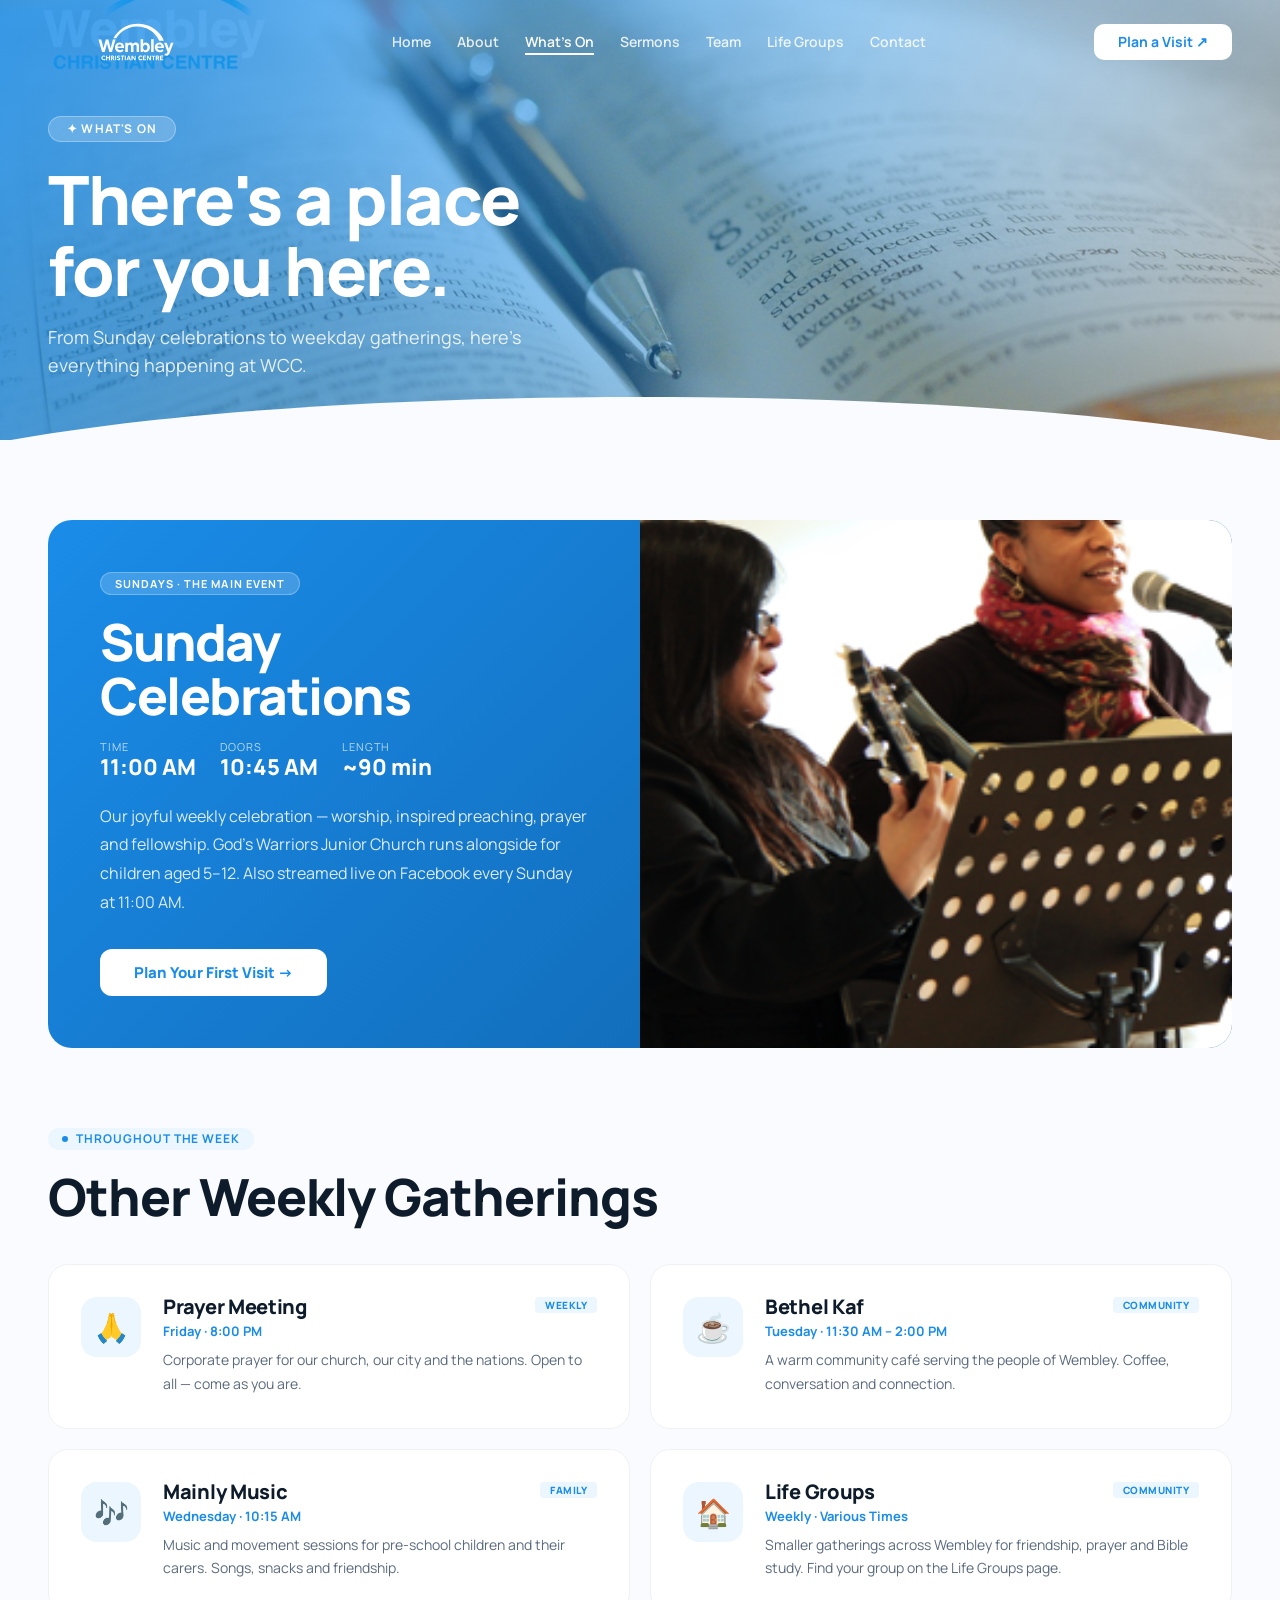
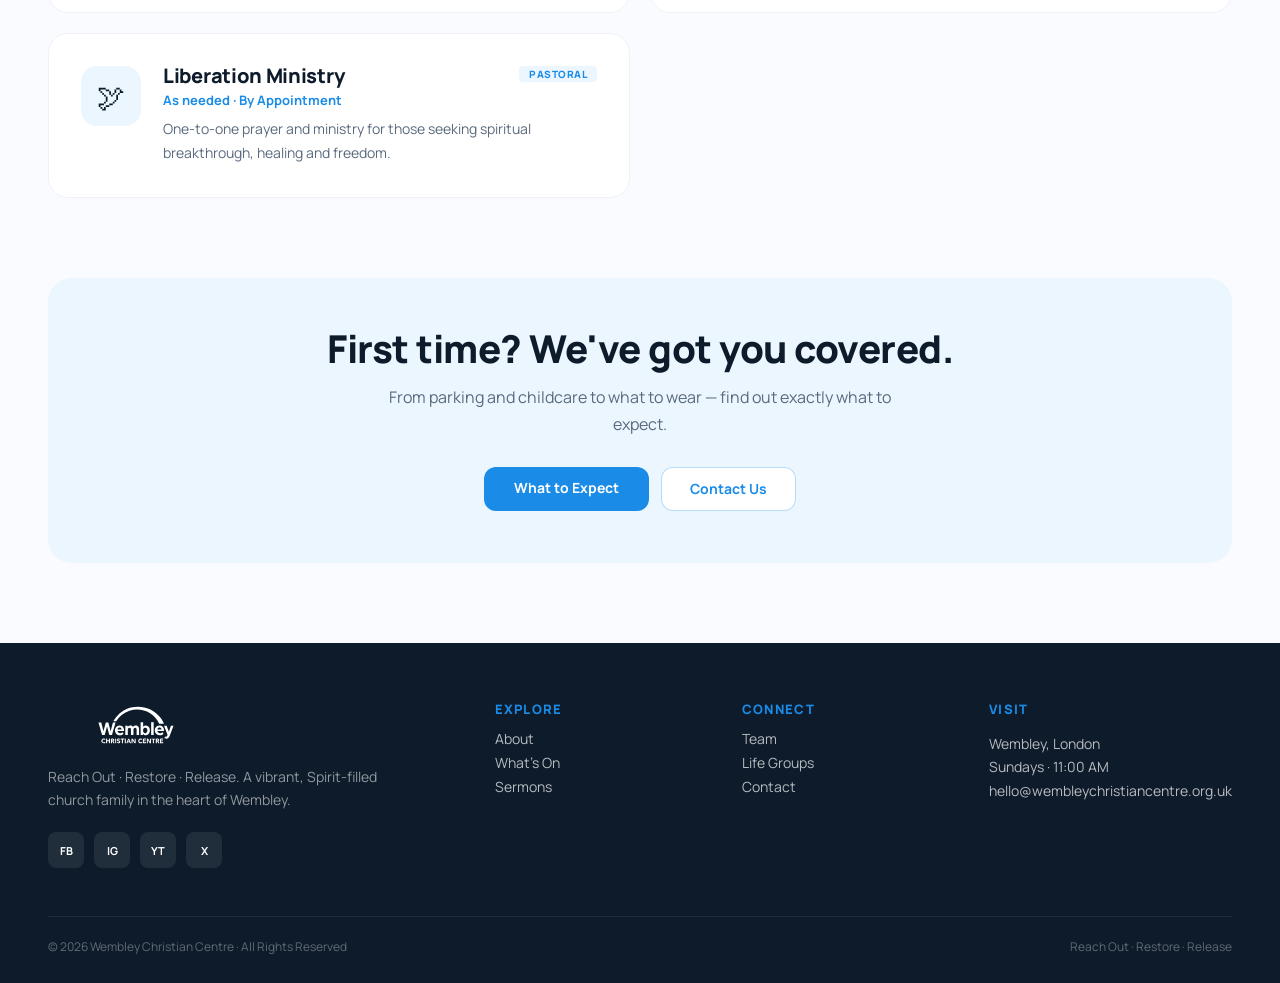
<file: wcc-site/services.html>
<!DOCTYPE html>
<html lang="en">
<head>
  <meta charset="UTF-8">
  <meta name="viewport" content="width=device-width, initial-scale=1.0">
  <title>What's On — Wembley Christian Centre</title>
  <link rel="preconnect" href="https://fonts.googleapis.com">
  <link rel="preconnect" href="https://fonts.gstatic.com" crossorigin>
  <link href="https://fonts.googleapis.com/css2?family=Manrope:wght@300;400;500;600;700;800;900&display=swap" rel="stylesheet">
  <link rel="stylesheet" href="shared.css">
  <style>
    /* Sunday Feature */
    .sunday-feature { padding: 80px 48px 40px; max-width: 1280px; margin: 0 auto; }
    .sunday-card {
      background: linear-gradient(135deg, var(--blue), var(--blue-dark));
      border-radius: 24px; color: #fff; display: grid; grid-template-columns: 1fr 1fr; overflow: hidden;
    }
    .sunday-card__body { padding: 52px; }
    .sunday-card__kicker {
      display: inline-block; background: rgba(255,255,255,0.18); border-radius: 40px; padding: 5px 14px;
      margin-bottom: 20px; font-size: 11px; font-weight: 700; letter-spacing: 0.1em;
      text-transform: uppercase; border: 1px solid rgba(255,255,255,0.25);
    }
    .sunday-card__h2 { font-size: clamp(34px, 4vw, 52px); font-weight: 900; line-height: 1.05; letter-spacing: -1.5px; margin-bottom: 18px; }
    .sunday-card__meta { display: flex; gap: 24px; margin-bottom: 24px; }
    .sunday-card__meta-item {}
    .sunday-card__meta-label { font-size: 11px; opacity: 0.7; text-transform: uppercase; letter-spacing: 0.08em; margin-bottom: 4px; }
    .sunday-card__meta-val { font-weight: 800; font-size: 22px; }
    .sunday-card__desc { font-size: 16px; opacity: 0.85; line-height: 1.8; margin-bottom: 32px; }
    .sunday-card__img { position: relative; min-height: 400px; }
    .sunday-card__img .img-placeholder { position: absolute; inset: 0; height: 100%; background: repeating-linear-gradient(135deg,#7faedb 0,#7faedb 1px,#b0cce4 0,#b0cce4 8px); }

    /* Weekly Services */
    .weekly-services { padding: 40px 48px 80px; max-width: 1280px; margin: 0 auto; }
    .services-grid { display: grid; grid-template-columns: repeat(2, 1fr); gap: 20px; }
    .service-item {
      background: #fff; border-radius: 20px; padding: 32px; border: 1px solid #EEF2F8;
      display: flex; gap: 22px;
    }
    .service-item__icon {
      width: 60px; height: 60px; border-radius: 16px; background: var(--blue-soft);
      display: flex; align-items: center; justify-content: center; font-size: 28px; flex-shrink: 0;
    }
    .service-item__head { display: flex; justify-content: space-between; align-items: flex-start; margin-bottom: 8px; }
    .service-item__title { font-size: 20px; font-weight: 800; color: var(--dark); letter-spacing: -0.3px; }
    .service-item__tag {
      background: var(--blue-soft); color: var(--blue); font-size: 10px; font-weight: 800;
      padding: 3px 10px; border-radius: 4px; text-transform: uppercase; letter-spacing: 0.05em; white-space: nowrap; margin-left: 8px;
    }
    .service-item__time { font-size: 13px; color: var(--blue); font-weight: 700; margin-bottom: 10px; }
    .service-item__desc { font-size: 14px; color: var(--muted); line-height: 1.7; }

    /* CTA */
    .services-cta { padding: 0 48px 80px; max-width: 1280px; margin: 0 auto; }
    .services-cta__card { background: var(--blue-soft); border-radius: 24px; padding: 52px; text-align: center; }
    .services-cta__h2 { font-size: clamp(28px, 3vw, 40px); font-weight: 800; color: var(--dark); margin-bottom: 16px; letter-spacing: -0.5px; }
    .services-cta__desc { font-size: 16px; color: var(--muted); line-height: 1.7; max-width: 520px; margin: 0 auto 28px; }
    .services-cta__btns { display: flex; gap: 12px; justify-content: center; }

    @media (max-width: 1024px) {
      .sunday-card { grid-template-columns: 1fr; }
      .sunday-card__img { min-height: 300px; }
    }
    @media (max-width: 768px) {
      .sunday-feature, .weekly-services, .services-cta { padding: 48px 24px; }
      .services-grid { grid-template-columns: 1fr; }
      .sunday-card__body { padding: 36px 28px; }
    }
  </style>
</head>
<body>

<!-- PAGE HERO -->
<section class="page-hero">
  <div class="page-hero__bg" style="background:url('images/bible11.jpg') center/cover no-repeat;"></div>
  <div class="page-hero__overlay"></div>
  <nav class="nav">
    <a href="index.html" class="nav__logo">
      <img class="nav__logo-img" src="images/wembleylogo.svg" alt="Wembley Christian Centre">
    </a>
    <ul class="nav__links">
      <li><a href="index.html">Home</a></li>
      <li><a href="about.html">About</a></li>
      <li><a href="services.html" class="active">What's On</a></li>
      <li><a href="sermons.html">Sermons</a></li>
      <li><a href="team.html">Team</a></li>
      <li><a href="life-groups.html">Life Groups</a></li>
      <li><a href="contact.html">Contact</a></li>
    </ul>
    <a href="services.html" class="nav__cta">Plan a Visit ↗</a>
    <button class="nav__hamburger" id="navToggle" aria-label="Open menu">
      <span></span><span></span><span></span>
    </button>
  </nav>
  <div class="page-hero__content">
    <div class="page-hero__badge">✦ What's On</div>
    <h1 class="page-hero__h1">There's a place<br>for you here.</h1>
    <p class="page-hero__sub">From Sunday celebrations to weekday gatherings, here's everything happening at WCC.</p>
  </div>
  <div class="curve-divider">
    <svg viewBox="0 0 1280 60" preserveAspectRatio="none"><path d="M0,60 C320,0 960,0 1280,60 L1280,60 L0,60Z" fill="#FAFBFF"/></svg>
  </div>
</section>

<!-- SUNDAY FEATURE -->
<section class="sunday-feature">
  <div class="sunday-card">
    <div class="sunday-card__body">
      <div class="sunday-card__kicker">Sundays · The Main Event</div>
      <h2 class="sunday-card__h2">Sunday<br>Celebrations</h2>
      <div class="sunday-card__meta">
        <div class="sunday-card__meta-item">
          <div class="sunday-card__meta-label">Time</div>
          <div class="sunday-card__meta-val">11:00 AM</div>
        </div>
        <div class="sunday-card__meta-item">
          <div class="sunday-card__meta-label">Doors</div>
          <div class="sunday-card__meta-val">10:45 AM</div>
        </div>
        <div class="sunday-card__meta-item">
          <div class="sunday-card__meta-label">Length</div>
          <div class="sunday-card__meta-val">~90 min</div>
        </div>
      </div>
      <p class="sunday-card__desc">Our joyful weekly celebration — worship, inspired preaching, prayer and fellowship. God's Warriors Junior Church runs alongside for children aged 5–12. Also streamed live on Facebook every Sunday at 11:00 AM.</p>
      <a href="contact.html" class="btn-white">Plan Your First Visit →</a>
    </div>
    <div class="sunday-card__img">
      <div style="position:absolute;inset:0;background:url('images/sundayservices.png') center/cover no-repeat;"></div>
    </div>
  </div>
</section>

<!-- WEEKLY SERVICES -->
<section class="weekly-services">
  <div class="section-head">
    <div class="section-head__kicker">
      <div class="section-head__kicker-dot"></div>
      <span class="section-head__kicker-text">Throughout the Week</span>
    </div>
    <h2 class="section-head__h2">Other Weekly Gatherings</h2>
  </div>
  <div class="services-grid">

    <div class="service-item">
      <div class="service-item__icon">🙏</div>
      <div style="flex:1">
        <div class="service-item__head">
          <div class="service-item__title">Prayer Meeting</div>
          <span class="service-item__tag">Weekly</span>
        </div>
        <div class="service-item__time">Friday · 8:00 PM</div>
        <p class="service-item__desc">Corporate prayer for our church, our city and the nations. Open to all — come as you are.</p>
      </div>
    </div>

    <div class="service-item">
      <div class="service-item__icon">☕</div>
      <div style="flex:1">
        <div class="service-item__head">
          <div class="service-item__title">Bethel Kaf</div>
          <span class="service-item__tag">Community</span>
        </div>
        <div class="service-item__time">Tuesday · 11:30 AM – 2:00 PM</div>
        <p class="service-item__desc">A warm community café serving the people of Wembley. Coffee, conversation and connection.</p>
      </div>
    </div>

    <div class="service-item">
      <div class="service-item__icon">🎶</div>
      <div style="flex:1">
        <div class="service-item__head">
          <div class="service-item__title">Mainly Music</div>
          <span class="service-item__tag">Family</span>
        </div>
        <div class="service-item__time">Wednesday · 10:15 AM</div>
        <p class="service-item__desc">Music and movement sessions for pre-school children and their carers. Songs, snacks and friendship.</p>
      </div>
    </div>

    <div class="service-item">
      <div class="service-item__icon">🏠</div>
      <div style="flex:1">
        <div class="service-item__head">
          <div class="service-item__title">Life Groups</div>
          <span class="service-item__tag">Community</span>
        </div>
        <div class="service-item__time">Weekly · Various Times</div>
        <p class="service-item__desc">Smaller gatherings across Wembley for friendship, prayer and Bible study. Find your group on the Life Groups page.</p>
      </div>
    </div>

    <div class="service-item">
      <div class="service-item__icon">🕊</div>
      <div style="flex:1">
        <div class="service-item__head">
          <div class="service-item__title">Liberation Ministry</div>
          <span class="service-item__tag">Pastoral</span>
        </div>
        <div class="service-item__time">As needed · By Appointment</div>
        <p class="service-item__desc">One-to-one prayer and ministry for those seeking spiritual breakthrough, healing and freedom.</p>
      </div>
    </div>

  </div>
</section>

<!-- FIRST TIME CTA -->
<section class="services-cta">
  <div class="services-cta__card">
    <h2 class="services-cta__h2">First time? We've got you covered.</h2>
    <p class="services-cta__desc">From parking and childcare to what to wear — find out exactly what to expect.</p>
    <div class="services-cta__btns">
      <a href="about.html" class="btn-blue">What to Expect</a>
      <a href="contact.html" class="btn-outline">Contact Us</a>
    </div>
  </div>
</section>

<!-- FOOTER -->
<footer class="footer">
  <div class="footer__grid">
    <div>
      <div class="footer__logo">
        <img class="nav__logo-img" src="images/wembleylogo.svg" alt="Wembley Christian Centre">
      </div>
      <p class="footer__tagline">Reach Out · Restore · Release. A vibrant, Spirit-filled church family in the heart of Wembley.</p>
      <div class="footer__socials">
        <a href="#" class="footer__social">FB</a><a href="#" class="footer__social">IG</a>
        <a href="#" class="footer__social">YT</a><a href="#" class="footer__social">X</a>
      </div>
    </div>
    <div>
      <div class="footer__col-title">Explore</div>
      <a href="about.html" class="footer__col-link">About</a>
      <a href="services.html" class="footer__col-link">What's On</a>
      <a href="sermons.html" class="footer__col-link">Sermons</a>
    </div>
    <div>
      <div class="footer__col-title">Connect</div>
      <a href="team.html" class="footer__col-link">Team</a>
      <a href="life-groups.html" class="footer__col-link">Life Groups</a>
      <a href="contact.html" class="footer__col-link">Contact</a>
    </div>
    <div>
      <div class="footer__col-title">Visit</div>
      <div class="footer__address">Wembley, London<br>Sundays · 11:00 AM<br>hello@wembleychristiancentre.org.uk</div>
    </div>
  </div>
  <div class="footer__bottom">
    <div class="footer__copy">© 2026 Wembley Christian Centre · All Rights Reserved</div>
    <div class="footer__copy">Reach Out · Restore · Release</div>
  </div>
</footer>


<!-- Mobile Menu -->
<div class="mobile-menu" id="mobileMenu">
  <div class="mobile-menu__inner">
    <div class="mobile-menu__header">
      <a href="index.html">
        <img class="mobile-menu__logo" src="images/wembleylogo.svg" alt="Wembley Christian Centre">
      </a>
      <button class="mobile-menu__close" id="navClose" aria-label="Close menu">
        <svg width="24" height="24" viewBox="0 0 24 24" fill="none" stroke="currentColor" stroke-width="2.5" stroke-linecap="round" stroke-linejoin="round"><line x1="18" y1="6" x2="6" y2="18"/><line x1="6" y1="6" x2="18" y2="18"/></svg>
      </button>
    </div>
    <ul class="mobile-menu__links">
      <li><a href="index.html">Home</a></li>
      <li><a href="about.html">About</a></li>
      <li><a href="services.html" class="active">What's On</a></li>
      <li><a href="sermons.html">Sermons</a></li>
      <li><a href="team.html">Team</a></li>
      <li><a href="life-groups.html">Life Groups</a></li>
      <li><a href="contact.html">Contact</a></li>
    </ul>
    <a href="services.html" class="btn-blue mobile-menu__cta">Plan a Visit ↗</a>
  </div>
</div>
<script>
  (function() {
    var toggle = document.getElementById('navToggle');
    var close  = document.getElementById('navClose');
    var menu   = document.getElementById('mobileMenu');
    toggle.addEventListener('click', function() { menu.classList.add('is-open'); document.body.style.overflow = 'hidden'; });
    close.addEventListener('click',  function() { menu.classList.remove('is-open'); document.body.style.overflow = ''; });
  })();
</script>
</body>
</html>
</file>
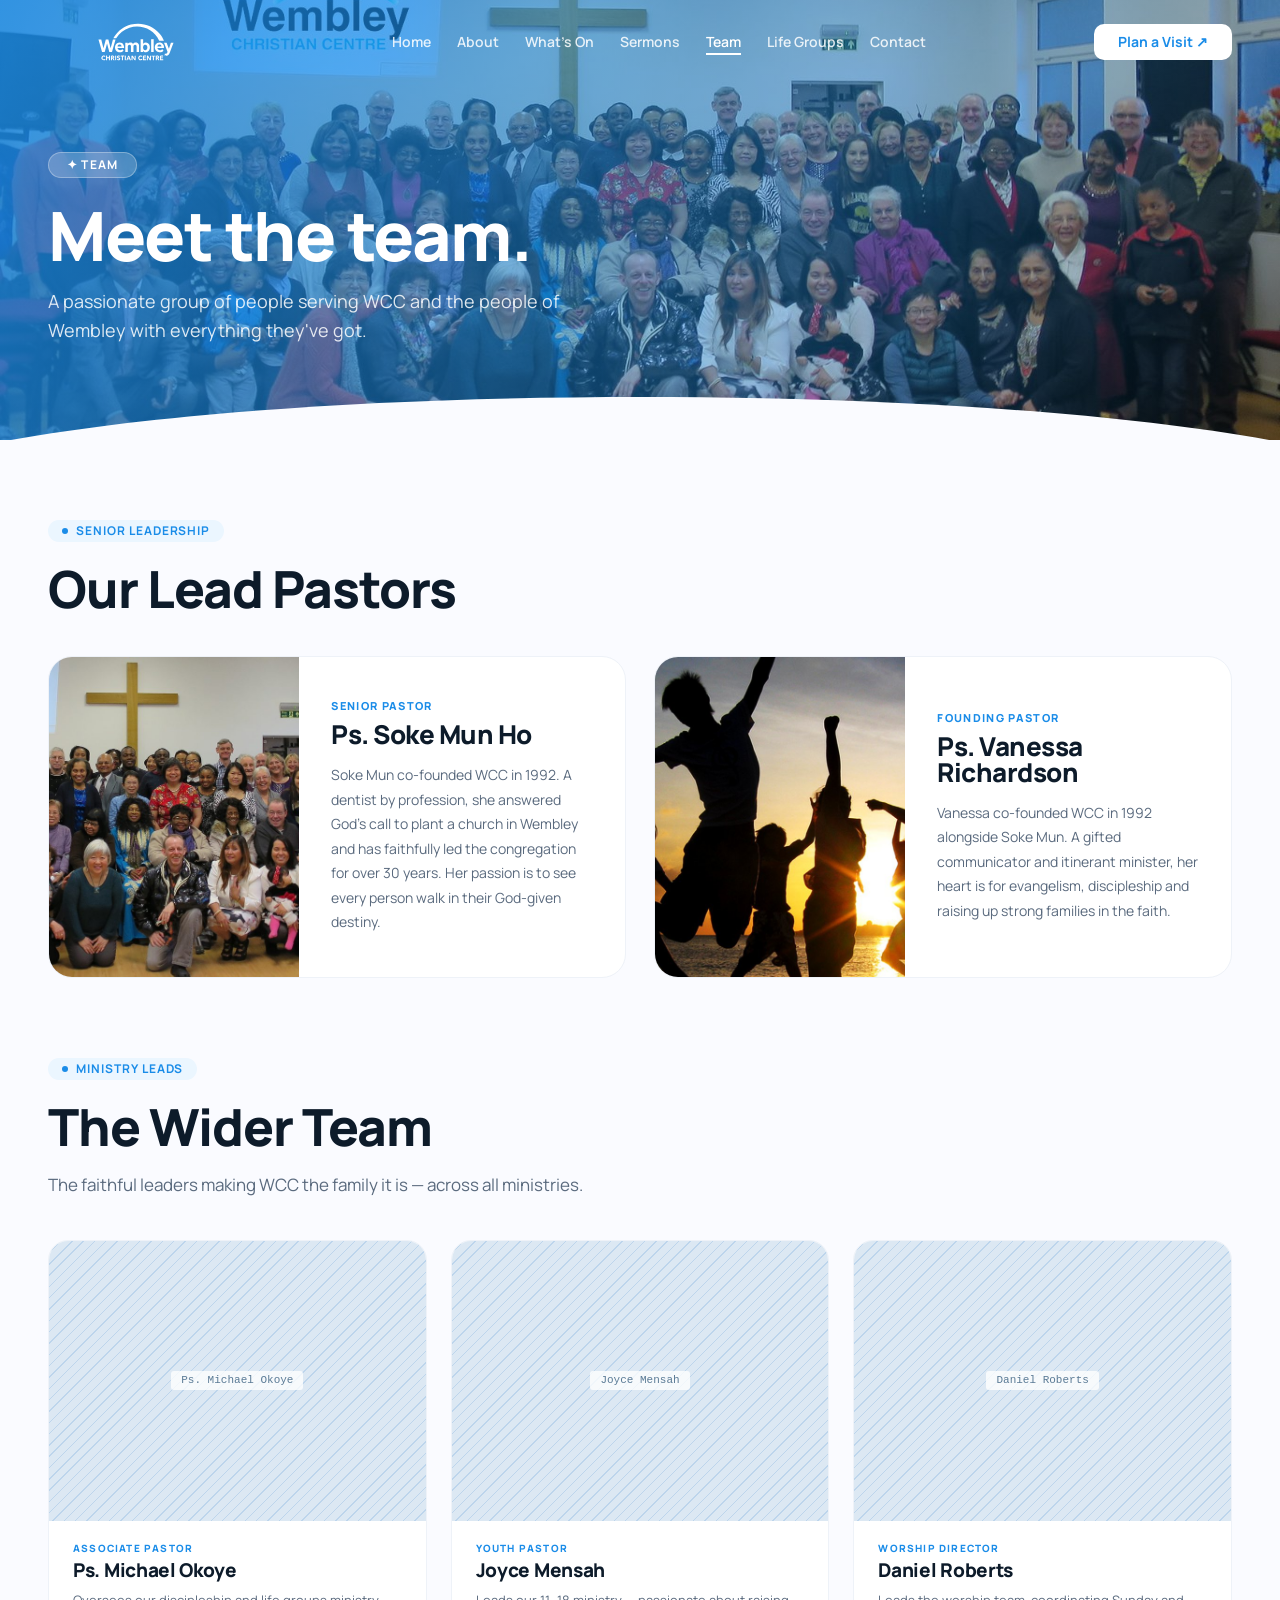
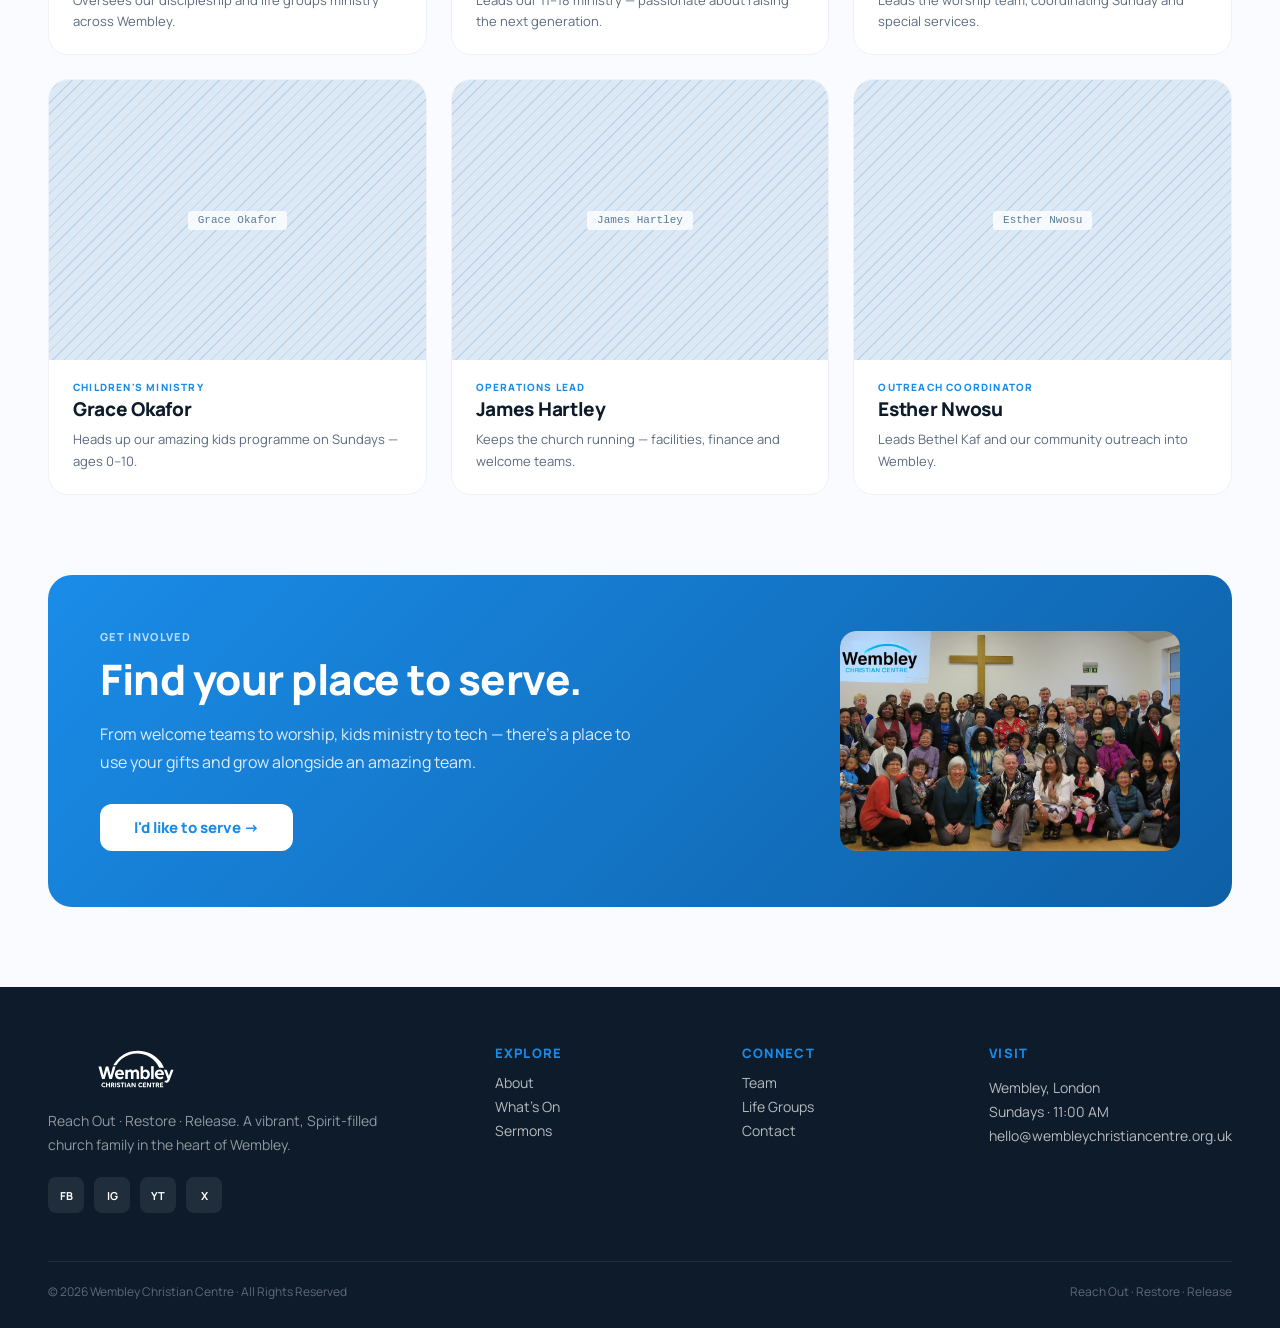
<file: wcc-site/team.html>
<!DOCTYPE html>
<html lang="en">
<head>
  <meta charset="UTF-8">
  <meta name="viewport" content="width=device-width, initial-scale=1.0">
  <title>Meet the Team — Wembley Christian Centre</title>
  <link rel="preconnect" href="https://fonts.googleapis.com">
  <link rel="preconnect" href="https://fonts.gstatic.com" crossorigin>
  <link href="https://fonts.googleapis.com/css2?family=Manrope:wght@300;400;500;600;700;800;900&display=swap" rel="stylesheet">
  <link rel="stylesheet" href="shared.css">
  <style>
    /* Senior Leaders */
    .senior-leaders { padding: 80px 48px 40px; max-width: 1280px; margin: 0 auto; }
    .leaders-grid { display: grid; grid-template-columns: repeat(2, 1fr); gap: 28px; }
    .leader-card {
      background: #fff; border-radius: 24px; overflow: hidden; border: 1px solid #EEF2F8;
      display: grid; grid-template-columns: 1fr 1.3fr;
    }
    .leader-card__img { position: relative; min-height: 320px; }
    .leader-card__img .img-placeholder { position: absolute; inset: 0; height: 100%; background: repeating-linear-gradient(135deg,#a8c8e6 0,#a8c8e6 1px,#dce8f3 0,#dce8f3 8px); }
    .leader-card__body { padding: 36px 32px; display: flex; flex-direction: column; justify-content: center; }
    .leader-card__role { font-size: 11px; font-weight: 800; color: var(--blue); letter-spacing: 0.12em; text-transform: uppercase; margin-bottom: 10px; }
    .leader-card__name { font-size: 26px; font-weight: 800; color: var(--dark); margin-bottom: 16px; letter-spacing: -0.5px; }
    .leader-card__bio { font-size: 14px; color: var(--muted); line-height: 1.75; }

    /* Ministry Team */
    .ministry-team { padding: 40px 48px 80px; max-width: 1280px; margin: 0 auto; }
    .ministry-grid { display: grid; grid-template-columns: repeat(3, 1fr); gap: 24px; margin-top: 12px; }
    .ministry-card { background: #fff; border-radius: 20px; overflow: hidden; border: 1px solid #EEF2F8; }
    .ministry-card__img { position: relative; height: 280px; }
    .ministry-card__img .img-placeholder { position: absolute; inset: 0; height: 100%; background: repeating-linear-gradient(135deg,#bdd5ec 0,#bdd5ec 1px,#dce8f3 0,#dce8f3 8px); }
    .ministry-card__body { padding: 22px 24px; }
    .ministry-card__role { font-size: 10px; font-weight: 800; color: var(--blue); letter-spacing: 0.12em; text-transform: uppercase; margin-bottom: 8px; }
    .ministry-card__name { font-size: 19px; font-weight: 800; color: var(--dark); margin-bottom: 10px; letter-spacing: -0.3px; }
    .ministry-card__bio { font-size: 13px; color: var(--muted); line-height: 1.65; }

    /* CTA */
    .team-cta { padding: 0 48px 80px; max-width: 1280px; margin: 0 auto; }
    .team-cta__card {
      background: linear-gradient(135deg, var(--blue), var(--blue-dark));
      border-radius: 24px; padding: 56px 52px; color: #fff;
      display: grid; grid-template-columns: 2fr 1fr; gap: 60px; align-items: center;
    }
    .team-cta__since { font-size: 11px; font-weight: 800; letter-spacing: 0.12em; text-transform: uppercase; opacity: 0.7; margin-bottom: 14px; }
    .team-cta__h2 { font-size: clamp(28px, 3.5vw, 42px); font-weight: 800; line-height: 1.1; letter-spacing: -0.5px; margin-bottom: 18px; }
    .team-cta__desc { font-size: 16px; opacity: 0.85; line-height: 1.75; margin-bottom: 28px; max-width: 540px; }
    .team-cta__img { height: 220px; border-radius: 16px; overflow: hidden; position: relative; }
    .team-cta__img .img-placeholder { height: 100%; background: repeating-linear-gradient(135deg,#7faedb 0,#7faedb 1px,#b0cce4 0,#b0cce4 8px); }

    @media (max-width: 1024px) {
      .leaders-grid { grid-template-columns: 1fr; }
      .leader-card { grid-template-columns: 1fr 1.5fr; }
      .ministry-grid { grid-template-columns: 1fr 1fr; }
      .team-cta__card { grid-template-columns: 1fr; }
      .team-cta__img { display: none; }
    }
    @media (max-width: 768px) {
      .senior-leaders, .ministry-team, .team-cta { padding: 40px 24px; }
      .leader-card { grid-template-columns: 1fr; }
      .leader-card__img { min-height: 240px; }
      .ministry-grid { grid-template-columns: 1fr; }
      .team-cta__card { padding: 36px 28px; }
    }
  </style>
</head>
<body>

<!-- PAGE HERO -->
<section class="page-hero">
  <div class="page-hero__bg" style="background:url('images/jf.jpg') center/cover no-repeat;"></div>
  <div class="page-hero__overlay"></div>
  <nav class="nav">
    <a href="index.html" class="nav__logo">
      <img class="nav__logo-img" src="images/wembleylogo.svg" alt="Wembley Christian Centre">
    </a>
    <ul class="nav__links">
      <li><a href="index.html">Home</a></li>
      <li><a href="about.html">About</a></li>
      <li><a href="services.html">What's On</a></li>
      <li><a href="sermons.html">Sermons</a></li>
      <li><a href="team.html" class="active">Team</a></li>
      <li><a href="life-groups.html">Life Groups</a></li>
      <li><a href="contact.html">Contact</a></li>
    </ul>
    <a href="services.html" class="nav__cta">Plan a Visit ↗</a>
    <button class="nav__hamburger" id="navToggle" aria-label="Open menu">
      <span></span><span></span><span></span>
    </button>
  </nav>
  <div class="page-hero__content">
    <div class="page-hero__badge">✦ Team</div>
    <h1 class="page-hero__h1">Meet the team.</h1>
    <p class="page-hero__sub">A passionate group of people serving WCC and the people of Wembley with everything they've got.</p>
  </div>
  <div class="curve-divider">
    <svg viewBox="0 0 1280 60" preserveAspectRatio="none"><path d="M0,60 C320,0 960,0 1280,60 L1280,60 L0,60Z" fill="#FAFBFF"/></svg>
  </div>
</section>

<!-- SENIOR LEADERS -->
<section class="senior-leaders">
  <div class="section-head">
    <div class="section-head__kicker">
      <div class="section-head__kicker-dot"></div>
      <span class="section-head__kicker-text">Senior Leadership</span>
    </div>
    <h2 class="section-head__h2">Our Lead Pastors</h2>
  </div>
  <div class="leaders-grid">

    <div class="leader-card">
      <div class="leader-card__img"><div style="position:absolute;inset:0;background:url('images/jf.jpg') center 20%/cover no-repeat;"></div></div>
      <div class="leader-card__body">
        <div class="leader-card__role">Senior Pastor</div>
        <div class="leader-card__name">Ps. Soke Mun Ho</div>
        <p class="leader-card__bio">Soke Mun co-founded WCC in 1992. A dentist by profession, she answered God's call to plant a church in Wembley and has faithfully led the congregation for over 30 years. Her passion is to see every person walk in their God-given destiny.</p>
      </div>
    </div>

    <div class="leader-card">
      <div class="leader-card__img"><div style="position:absolute;inset:0;background:url('images/restore2.jpg') center/cover no-repeat;"></div></div>
      <div class="leader-card__body">
        <div class="leader-card__role">Founding Pastor</div>
        <div class="leader-card__name">Ps. Vanessa Richardson</div>
        <p class="leader-card__bio">Vanessa co-founded WCC in 1992 alongside Soke Mun. A gifted communicator and itinerant minister, her heart is for evangelism, discipleship and raising up strong families in the faith.</p>
      </div>
    </div>

  </div>
</section>

<!-- MINISTRY TEAM -->
<section class="ministry-team">
  <div class="section-head">
    <div class="section-head__kicker">
      <div class="section-head__kicker-dot"></div>
      <span class="section-head__kicker-text">Ministry Leads</span>
    </div>
    <h2 class="section-head__h2">The Wider Team</h2>
    <p class="section-head__subtitle">The faithful leaders making WCC the family it is — across all ministries.</p>
  </div>
  <div class="ministry-grid">

    <div class="ministry-card">
      <div class="ministry-card__img"><div class="img-placeholder"><span>Ps. Michael Okoye</span></div></div>
      <div class="ministry-card__body">
        <div class="ministry-card__role">Associate Pastor</div>
        <div class="ministry-card__name">Ps. Michael Okoye</div>
        <p class="ministry-card__bio">Oversees our discipleship and life groups ministry across Wembley.</p>
      </div>
    </div>

    <div class="ministry-card">
      <div class="ministry-card__img"><div class="img-placeholder"><span>Joyce Mensah</span></div></div>
      <div class="ministry-card__body">
        <div class="ministry-card__role">Youth Pastor</div>
        <div class="ministry-card__name">Joyce Mensah</div>
        <p class="ministry-card__bio">Leads our 11–18 ministry — passionate about raising the next generation.</p>
      </div>
    </div>

    <div class="ministry-card">
      <div class="ministry-card__img"><div class="img-placeholder"><span>Daniel Roberts</span></div></div>
      <div class="ministry-card__body">
        <div class="ministry-card__role">Worship Director</div>
        <div class="ministry-card__name">Daniel Roberts</div>
        <p class="ministry-card__bio">Leads the worship team, coordinating Sunday and special services.</p>
      </div>
    </div>

    <div class="ministry-card">
      <div class="ministry-card__img"><div class="img-placeholder"><span>Grace Okafor</span></div></div>
      <div class="ministry-card__body">
        <div class="ministry-card__role">Children's Ministry</div>
        <div class="ministry-card__name">Grace Okafor</div>
        <p class="ministry-card__bio">Heads up our amazing kids programme on Sundays — ages 0–10.</p>
      </div>
    </div>

    <div class="ministry-card">
      <div class="ministry-card__img"><div class="img-placeholder"><span>James Hartley</span></div></div>
      <div class="ministry-card__body">
        <div class="ministry-card__role">Operations Lead</div>
        <div class="ministry-card__name">James Hartley</div>
        <p class="ministry-card__bio">Keeps the church running — facilities, finance and welcome teams.</p>
      </div>
    </div>

    <div class="ministry-card">
      <div class="ministry-card__img"><div class="img-placeholder"><span>Esther Nwosu</span></div></div>
      <div class="ministry-card__body">
        <div class="ministry-card__role">Outreach Coordinator</div>
        <div class="ministry-card__name">Esther Nwosu</div>
        <p class="ministry-card__bio">Leads Bethel Kaf and our community outreach into Wembley.</p>
      </div>
    </div>

  </div>
</section>

<!-- SERVE CTA -->
<section class="team-cta">
  <div class="team-cta__card">
    <div>
      <div class="team-cta__since">Get Involved</div>
      <h2 class="team-cta__h2">Find your place to serve.</h2>
      <p class="team-cta__desc">From welcome teams to worship, kids ministry to tech — there's a place to use your gifts and grow alongside an amazing team.</p>
      <a href="contact.html" class="btn-white">I'd like to serve →</a>
    </div>
    <div class="team-cta__img">
      <div style="height:100%;background:url('images/jf.jpg') center/cover no-repeat;border-radius:16px;"></div>
    </div>
  </div>
</section>

<!-- FOOTER -->
<footer class="footer">
  <div class="footer__grid">
    <div>
      <div class="footer__logo">
        <img class="nav__logo-img" src="images/wembleylogo.svg" alt="Wembley Christian Centre">
      </div>
      <p class="footer__tagline">Reach Out · Restore · Release. A vibrant, Spirit-filled church family in the heart of Wembley.</p>
      <div class="footer__socials">
        <a href="#" class="footer__social">FB</a><a href="#" class="footer__social">IG</a>
        <a href="#" class="footer__social">YT</a><a href="#" class="footer__social">X</a>
      </div>
    </div>
    <div>
      <div class="footer__col-title">Explore</div>
      <a href="about.html" class="footer__col-link">About</a>
      <a href="services.html" class="footer__col-link">What's On</a>
      <a href="sermons.html" class="footer__col-link">Sermons</a>
    </div>
    <div>
      <div class="footer__col-title">Connect</div>
      <a href="team.html" class="footer__col-link">Team</a>
      <a href="life-groups.html" class="footer__col-link">Life Groups</a>
      <a href="contact.html" class="footer__col-link">Contact</a>
    </div>
    <div>
      <div class="footer__col-title">Visit</div>
      <div class="footer__address">Wembley, London<br>Sundays · 11:00 AM<br>hello@wembleychristiancentre.org.uk</div>
    </div>
  </div>
  <div class="footer__bottom">
    <div class="footer__copy">© 2026 Wembley Christian Centre · All Rights Reserved</div>
    <div class="footer__copy">Reach Out · Restore · Release</div>
  </div>
</footer>


<!-- Mobile Menu -->
<div class="mobile-menu" id="mobileMenu">
  <div class="mobile-menu__inner">
    <div class="mobile-menu__header">
      <a href="index.html">
        <img class="mobile-menu__logo" src="images/wembleylogo.svg" alt="Wembley Christian Centre">
      </a>
      <button class="mobile-menu__close" id="navClose" aria-label="Close menu">
        <svg width="24" height="24" viewBox="0 0 24 24" fill="none" stroke="currentColor" stroke-width="2.5" stroke-linecap="round" stroke-linejoin="round"><line x1="18" y1="6" x2="6" y2="18"/><line x1="6" y1="6" x2="18" y2="18"/></svg>
      </button>
    </div>
    <ul class="mobile-menu__links">
      <li><a href="index.html">Home</a></li>
      <li><a href="about.html">About</a></li>
      <li><a href="services.html">What's On</a></li>
      <li><a href="sermons.html">Sermons</a></li>
      <li><a href="team.html" class="active">Team</a></li>
      <li><a href="life-groups.html">Life Groups</a></li>
      <li><a href="contact.html">Contact</a></li>
    </ul>
    <a href="services.html" class="btn-blue mobile-menu__cta">Plan a Visit ↗</a>
  </div>
</div>
<script>
  (function() {
    var toggle = document.getElementById('navToggle');
    var close  = document.getElementById('navClose');
    var menu   = document.getElementById('mobileMenu');
    toggle.addEventListener('click', function() { menu.classList.add('is-open'); document.body.style.overflow = 'hidden'; });
    close.addEventListener('click',  function() { menu.classList.remove('is-open'); document.body.style.overflow = ''; });
  })();
</script>
</body>
</html>
</file>
<file: wcc-site/shared.css>
/* WCC Shared Styles — Design B "Sunrise" */

:root {
  --blue:      #1A8CE8;
  --blue-dark: #0E5FA6;
  --blue-soft: #EBF6FF;
  --orange:    #F07D3A;
  --dark:      #0D1B2A;
  --muted:     #5A6A7E;
  --bg:        #FAFBFF;
  --font:      'Manrope', sans-serif;
}

*, *::before, *::after { margin: 0; padding: 0; box-sizing: border-box; }
html { scroll-behavior: smooth; }
body { background: var(--bg); font-family: var(--font); color: var(--dark); line-height: 1; }
a { color: inherit; text-decoration: none; }
img { display: block; width: 100%; }
input, textarea, select { font-family: inherit; }
input:focus, textarea:focus, select:focus { outline: 2px solid var(--blue); outline-offset: 0; }

/* ── Placeholder image ── */
.img-placeholder {
  width: 100%;
  background: repeating-linear-gradient(135deg, #b8d4ec 0, #b8d4ec 1px, #e8f0f7 0, #e8f0f7 8px);
  display: flex; align-items: center; justify-content: center;
}
.img-placeholder span {
  font-family: monospace; font-size: 11px; color: #5a7a95;
  background: rgba(255,255,255,0.78); padding: 4px 10px; border-radius: 3px;
  pointer-events: none;
}

/* ─────────────────────────────────
   NAV
───────────────────────────────── */
.nav {
  display: flex; justify-content: space-between; align-items: center;
  padding: 20px 48px;
  position: absolute; top: 0; left: 0; right: 0; z-index: 20;
}
.nav__logo { display: flex; align-items: center; }
.nav__logo-img { height: 44px; width: auto; max-width: none; display: block; filter: brightness(0) invert(1); }
.nav__links { display: flex; gap: 26px; list-style: none; font-size: 14px; font-weight: 600; }
.nav__links a { color: rgba(255,255,255,0.85); padding-bottom: 2px; border-bottom: 2px solid transparent; }
.nav__links a.active { color: #fff; border-bottom-color: #fff; }
.nav__cta {
  background: #fff; color: var(--blue); border-radius: 10px; padding: 11px 24px;
  font-weight: 700; font-size: 14px; white-space: nowrap; display: inline-block;
}

/* ─────────────────────────────────
   PAGE HERO (non-home pages)
───────────────────────────────── */
.page-hero { position: relative; height: 440px; overflow: hidden; }
.page-hero__bg { position: absolute; inset: 0; height: 100%; }
.page-hero__overlay {
  position: absolute; inset: 0;
  background: linear-gradient(120deg, rgba(26,140,232,0.85) 0%, rgba(26,140,232,0.4) 60%, rgba(0,0,0,0.2) 100%);
}
.page-hero__content {
  position: absolute; inset: 0;
  padding: 96px 48px 40px;
  display: flex; flex-direction: column; justify-content: center;
}
.page-hero__badge {
  background: rgba(255,255,255,0.2); backdrop-filter: blur(8px);
  border-radius: 40px; padding: 6px 18px; width: fit-content; margin-bottom: 22px;
  border: 1px solid rgba(255,255,255,0.3);
  font-size: 12px; font-weight: 700; color: #fff; letter-spacing: 0.1em; text-transform: uppercase;
}
.page-hero__h1 {
  font-size: clamp(40px, 5.5vw, 68px); font-weight: 900; color: #fff;
  line-height: 1.05; letter-spacing: -1.5px; margin-bottom: 16px; max-width: 720px;
}
.page-hero__sub {
  font-size: 18px; color: rgba(255,255,255,0.85); line-height: 1.6; max-width: 560px;
}

/* ─────────────────────────────────
   CURVE DIVIDER
───────────────────────────────── */
.curve-divider { position: absolute; bottom: -2px; left: 0; right: 0; }
.curve-divider svg { width: 100%; height: 60px; display: block; }

/* ─────────────────────────────────
   SECTION HEAD
───────────────────────────────── */
.section-head { margin-bottom: 40px; }
.section-head--center { text-align: center; }
.section-head__kicker {
  display: inline-flex; align-items: center; gap: 8px;
  background: var(--blue-soft); border-radius: 40px; padding: 5px 14px; margin-bottom: 18px;
}
.section-head__kicker-dot { width: 6px; height: 6px; border-radius: 50%; background: var(--blue); }
.section-head__kicker-text {
  font-size: 12px; font-weight: 700; color: var(--blue); letter-spacing: 0.08em; text-transform: uppercase;
}
.section-head__h2 {
  font-size: clamp(32px, 4vw, 52px); font-weight: 800;
  line-height: 1.1; letter-spacing: -1px; color: var(--dark);
}
.section-head__subtitle {
  font-size: 17px; color: var(--muted); line-height: 1.7; max-width: 600px; margin-top: 16px;
}
.section-head--center .section-head__subtitle { margin-left: auto; margin-right: auto; }

/* ─────────────────────────────────
   BUTTONS
───────────────────────────────── */
.btn-blue {
  background: var(--blue); color: #fff; border-radius: 12px; padding: 14px 30px;
  font-family: var(--font); font-weight: 700; font-size: 14px; display: inline-block; cursor: pointer;
  border: none;
}
.btn-blue:hover { background: var(--blue-dark); }
.btn-white {
  background: #fff; color: var(--blue); border-radius: 12px; padding: 16px 34px;
  font-family: var(--font); font-weight: 800; font-size: 15px; display: inline-block; cursor: pointer;
}
.btn-ghost {
  background: rgba(255,255,255,0.12); color: #fff;
  border: 1.5px solid rgba(255,255,255,0.4); border-radius: 12px; padding: 16px 30px;
  font-family: var(--font); font-weight: 700; font-size: 15px;
  backdrop-filter: blur(6px); display: inline-block; cursor: pointer;
}
.btn-outline {
  background: #fff; color: var(--blue);
  border: 1.5px solid rgba(26,140,232,0.3); border-radius: 12px; padding: 14px 28px;
  font-family: var(--font); font-weight: 700; font-size: 14px; display: inline-block; cursor: pointer;
}
.btn-soft {
  background: var(--blue-soft); color: var(--blue); border: none; border-radius: 12px;
  padding: 13px 24px; font-family: var(--font); font-weight: 700; font-size: 14px;
  display: inline-block; cursor: pointer;
}

/* ─────────────────────────────────
   FOOTER
───────────────────────────────── */
.footer { background: var(--dark); color: #fff; padding: 60px 48px 30px; }
.footer__grid {
  display: grid; grid-template-columns: 2fr 1fr 1fr 1fr; gap: 48px; margin-bottom: 48px;
}
.footer__logo { display: flex; align-items: center; gap: 10px; margin-bottom: 18px; }
.footer__brand { font-size: 18px; font-weight: 800; }
.footer__tagline {
  font-size: 14px; color: rgba(255,255,255,0.55); line-height: 1.7; max-width: 360px; margin-bottom: 20px;
}
.footer__socials { display: flex; gap: 10px; }
.footer__social {
  width: 36px; height: 36px; border-radius: 8px; background: rgba(255,255,255,0.08);
  display: flex; align-items: center; justify-content: center;
  font-size: 11px; font-weight: 700; cursor: pointer; color: #fff;
}
.footer__social:hover { background: rgba(255,255,255,0.16); }
.footer__col-title {
  font-size: 13px; font-weight: 800; letter-spacing: 0.1em;
  text-transform: uppercase; color: var(--blue); margin-bottom: 16px;
}
.footer__col-link { display: block; font-size: 14px; color: rgba(255,255,255,0.7); margin-bottom: 10px; }
.footer__col-link:hover { color: #fff; }
.footer__address { font-size: 14px; color: rgba(255,255,255,0.7); line-height: 1.7; }
.footer__bottom {
  border-top: 1px solid rgba(255,255,255,0.08); padding-top: 24px;
  display: flex; justify-content: space-between; align-items: center;
}
.footer__copy { font-size: 12px; color: rgba(255,255,255,0.35); }

/* ─────────────────────────────────
   PILL FILTER BUTTONS
───────────────────────────────── */
.filter-bar { display: flex; gap: 10px; flex-wrap: wrap; }
.filter-btn {
  background: #fff; color: var(--muted);
  border: 1.5px solid #E0E8F2; border-radius: 50px;
  padding: 9px 20px; font-family: var(--font); font-weight: 700; font-size: 13px; cursor: pointer;
  transition: all 0.15s;
}
.filter-btn.active, .filter-btn:hover {
  background: var(--blue); color: #fff; border-color: var(--blue);
}

/* ─────────────────────────────────
   HAMBURGER
───────────────────────────────── */
.nav__hamburger {
  display: none;
  flex-direction: column;
  justify-content: center;
  gap: 5px;
  background: none;
  border: none;
  cursor: pointer;
  padding: 6px;
  width: 38px; height: 38px;
  flex-shrink: 0;
}
.nav__hamburger span {
  display: block;
  width: 22px; height: 2px;
  background: #fff;
  border-radius: 2px;
}

/* ─────────────────────────────────
   MOBILE MENU
───────────────────────────────── */
.mobile-menu {
  position: fixed;
  inset: 0;
  background: #fff;
  z-index: 200;
  overflow-y: auto;
  opacity: 0;
  pointer-events: none;
  transition: opacity 0.2s;
}
.mobile-menu.is-open { opacity: 1; pointer-events: auto; }
.mobile-menu__inner { padding: 24px 28px 48px; min-height: 100vh; display: flex; flex-direction: column; }
.mobile-menu__header {
  display: flex; justify-content: space-between; align-items: center;
  margin-bottom: 40px;
}
.mobile-menu__logo { height: 36px; width: auto; max-width: none; display: block; }
.mobile-menu__close {
  background: none; border: none; cursor: pointer;
  color: var(--dark); padding: 4px;
  display: flex; align-items: center; justify-content: center;
}
.mobile-menu__links { list-style: none; flex: 1; }
.mobile-menu__links li { border-bottom: 1px solid #EEF2F8; }
.mobile-menu__links a {
  display: block; padding: 20px 0;
  font-size: 22px; font-weight: 700;
  color: var(--dark); letter-spacing: -0.3px;
}
.mobile-menu__links a.active { color: var(--blue); }
.mobile-menu__cta {
  margin-top: 32px; display: block;
  text-align: center; padding: 18px;
  font-size: 16px; border-radius: 14px;
}

/* ─────────────────────────────────
   RESPONSIVE
───────────────────────────────── */
@media (max-width: 1024px) {
  .footer__grid { grid-template-columns: 1fr 1fr; gap: 32px; }
}
@media (max-width: 768px) {
  .nav { padding: 16px 24px; }
  .nav__links, .nav__cta { display: none; }
  .nav__hamburger { display: flex; }
  .page-hero { height: 380px; }
  .page-hero__content { padding: 80px 24px 32px; }
  .footer { padding: 48px 24px 24px; }
  .footer__grid { grid-template-columns: 1fr; gap: 28px; }
  .footer__bottom { flex-direction: column; gap: 8px; text-align: center; }
}
</file>
